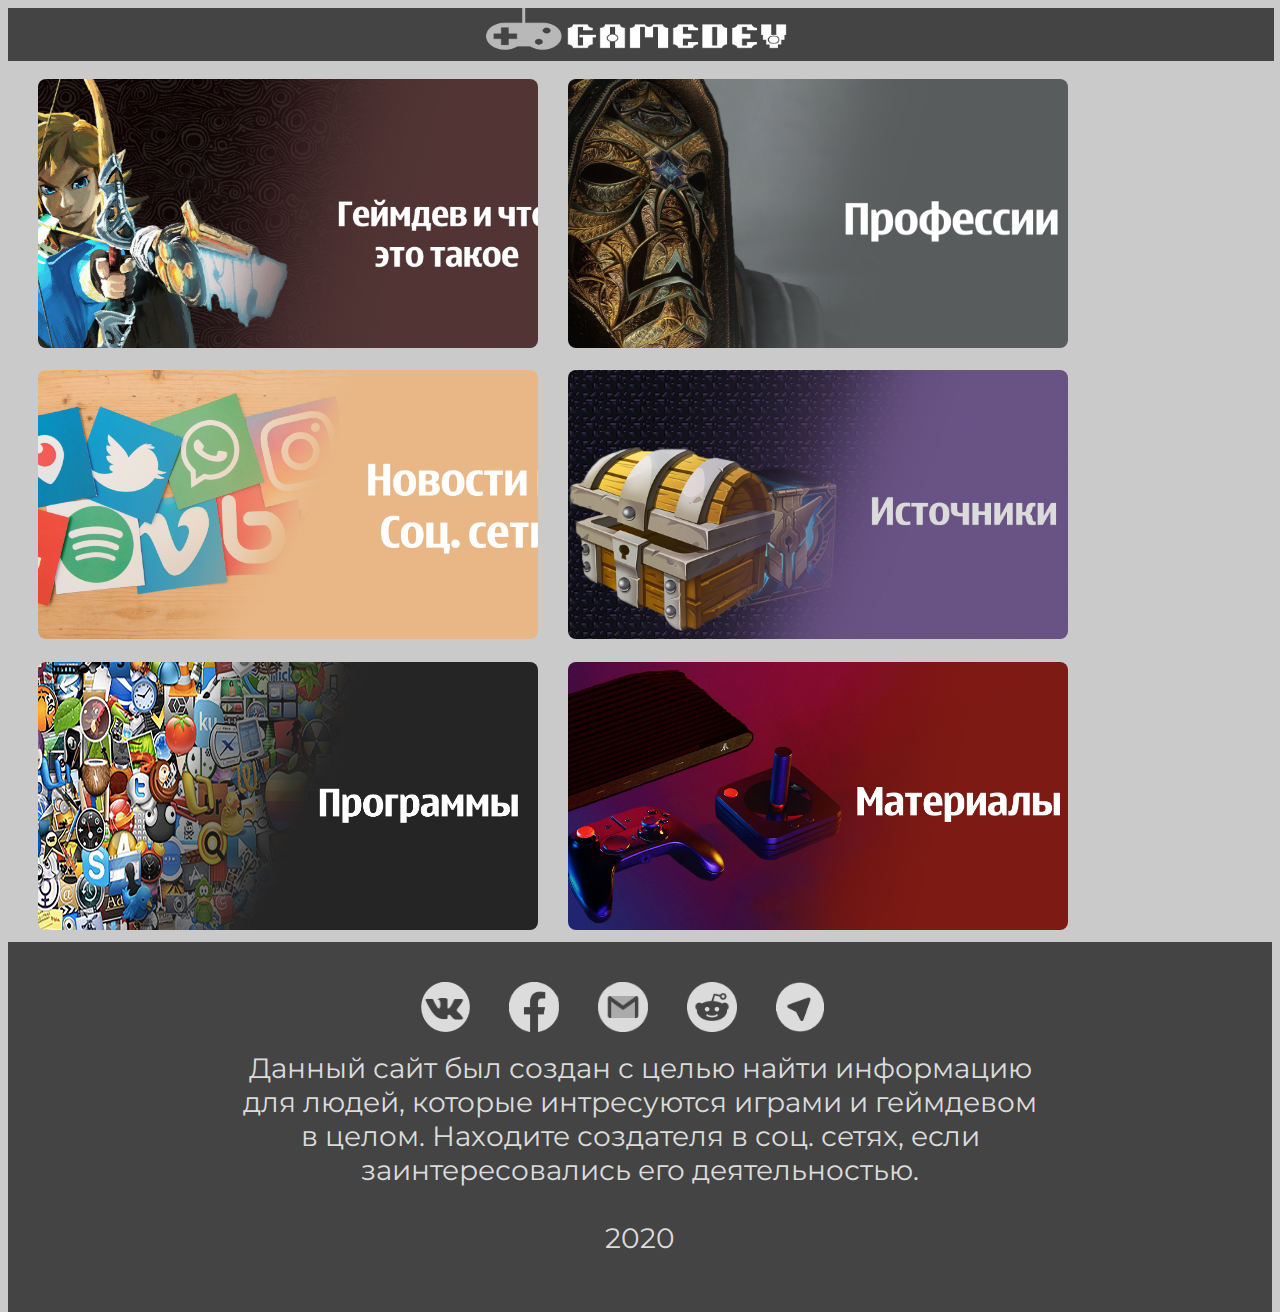
<file: index.html>
<html>

	<head>
	
		<title>Gamdevelopment</title>

		<meta name="google-site-verification" content="pcFyk8AdCft_g6U97TyeB-gxgrqAS-aVr0IglsmOnT8" />
		<meta charset="utf-8" name="description" content="Геймдев и все что с ним связанно">
		<meta charset="utf-8" name="Keywords" content="Gamdevelopment, gamnedev, games, игры, создание игр">
		<link rel="shortcut icon" href="picturies/game-7.png" type="image/x-icon">
		<link rel="stylesheet" href="GAMADEVG.css"/>
		<link href="https://fonts.googleapis.com/css?family=Anton&display=swap" rel="stylesheet">
		<link href="https://fonts.googleapis.com/css?family=Anton|Roboto&display=swap" rel="stylesheet">
		<link href="https://fonts.googleapis.com/css?family=Montserrat&display=swap" rel="stylesheet">

	</head>

	<body>
	
		<div class="divpage">
		
			<header class="header">

				<center><img src="logo2.jpg"  class="logo"></center>

			</header>
			
			
			
			<div class="folders">

				<a href="GAMEDEVINFO.html"><div class="block info"></div></a>
				
				<a href="GAMEDEVPRO.html"><div class="block professions"></div></a>
				
				<a href="GAMEDEVNW.html"><div class="block news"></div></a>
				
				<a href=""><div class="block origins"></div></a>
				
				<a href="GAMEDEVSOFT.html"><div class="block soft"></div></a>
				
				<a href="GAMEDEVMAT.html"><div class="block materials"></div></a>

			</div>
			
			<footer class="footer">
			
				<div class="footercontent">

					<div class="footerblock1">
						
						<center><a href="https://vk.com/id313985759"><img src="picturies/vk01.png" class="footerlogo"></a>
						
						<a href="https://www.facebook.com/igor.storojenko.7"><img src="picturies/fcb02 .png" class="footerlogo"></a>

						<a href="https://mail.google.com/mail/u/0/#inbox"><img src="picturies/gmail 1.jpg" class="footerlogo"></a>

						<a href="https://www.reddit.com/user/IGOREWEK"><img src="picturies/Reddit 1.jpg" class="footerlogo"></a>

						<a href="https://t.me/Ugorewek"><img src="picturies/telegram01.png" class="footerlogo"></a>

						</center>
	
					</div>

					<center><div class="footerblock2">
						
						<div class="textfooter">

						Данный сайт был создан с целью найти информацию для людей, которые интресуются играми и геймдевом в целом. Находите создателя в соц. сетях, если заинтересовались его деятельностью.<br/>
						<br/>
										
						2020
						</div>
						
	
					</div></center>

				</div>

	
			</footer>

		</div>
		
	</body>
	
</html>
</file>
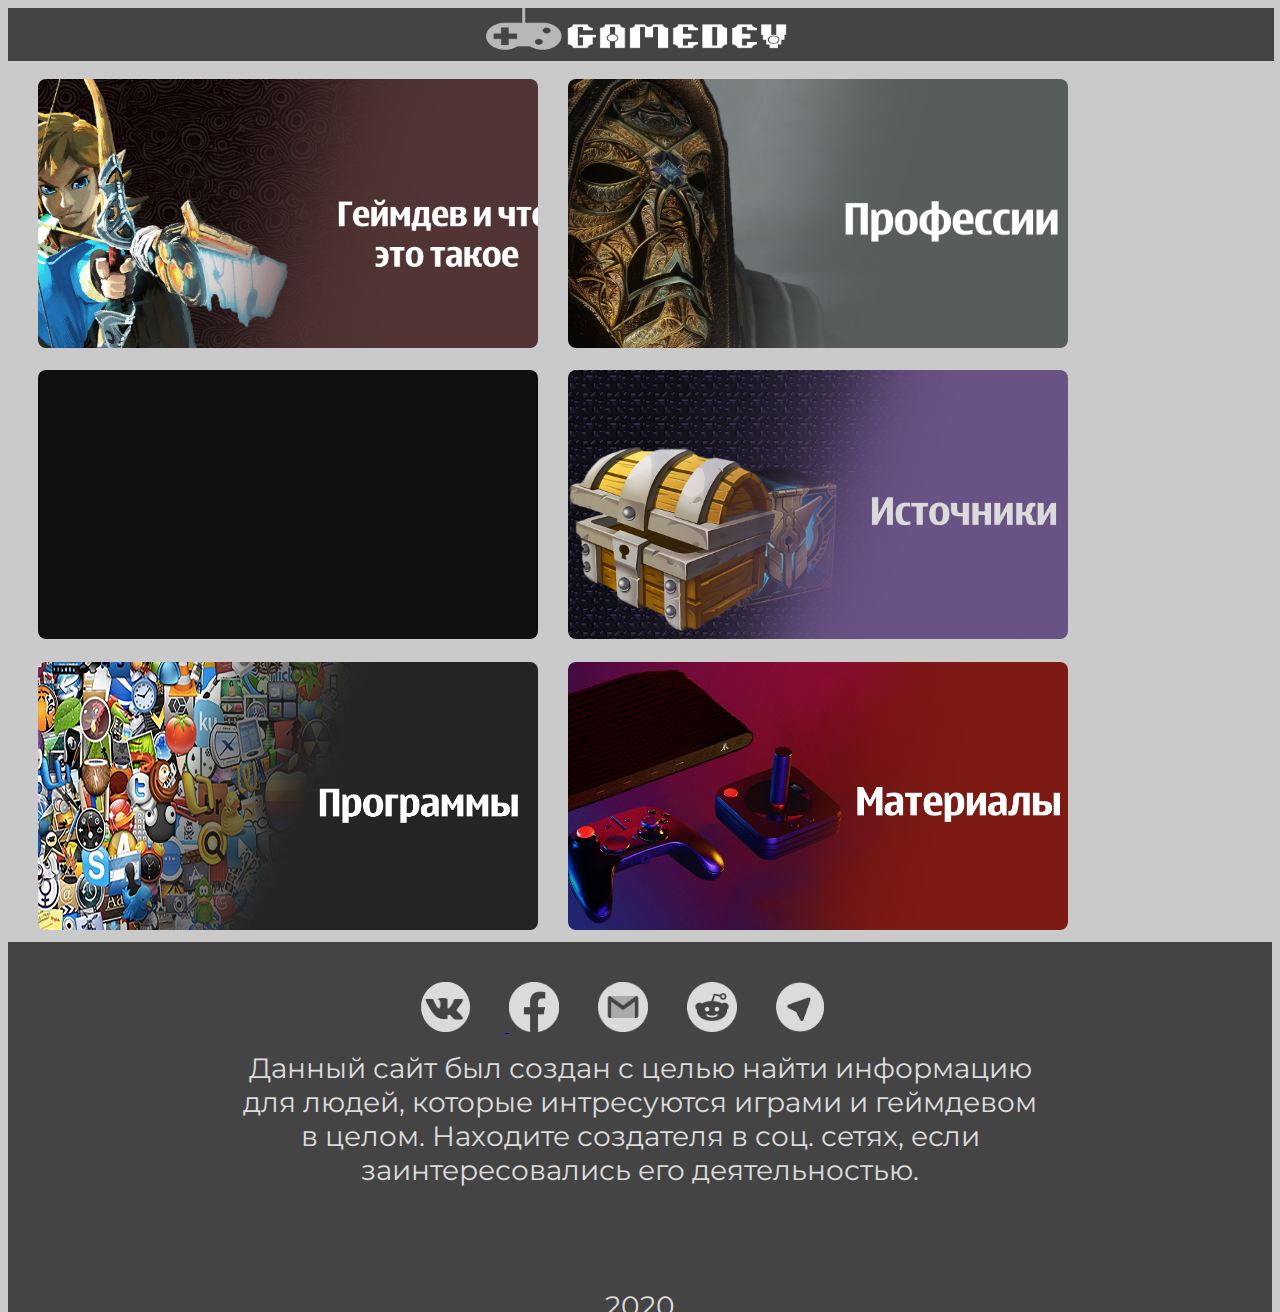
<file: GAMADEVG.html>
<html>

	<head>
	
		<title>Gamdevelopment</title>
		<link rel="shortcut icon" href="picturies/game-2.png" type="image/x-icon">
		<link rel="stylesheet" href="GAMADEVG.css"/>
		<link href="https://fonts.googleapis.com/css?family=Anton&display=swap" rel="stylesheet">
		<link href="https://fonts.googleapis.com/css?family=Anton|Roboto&display=swap" rel="stylesheet">
		<link href="https://fonts.googleapis.com/css?family=Montserrat&display=swap" rel="stylesheet">

	</head>

	<body>
	
		<div class="divpage">
		
			<header class="header">

				<center><img src="logo2.jpg"  class="logo"></center>

			</header>
			
			
			
			<div class="folders">

				<a href="GAMEDEVINFO.html"><div class="block info"></div></a>
				
				<a href="GAMEDEVPRO.html"><div class="block professions"></div></a>
				
				<a href=""><div class="block biographies"></div></a>
				
				<a href=""><div class="block origins"></div></a>
				
				<a href="GAMEDEVSOFT.html"><div class="block soft"></div></a>
				
				<a href="#"><div class="block materials"></div></a>

			</div>
			
			<footer class="footer">
			
				<div class="footercontent">

					<div class="footerblock1">
						
						<center><a href="https://vk.com/id313985759"><img src="picturies/hovk2.jpg" class="footerlogo">
						</a>

						<a href="https://www.facebook.com/igor.storojenko.7"><img src="picturies/hofcb .jpg" class="footerlogo"></a>

						<a href="https://mail.google.com/mail/u/0/#inbox"><img src="picturies/gmail 1.jpg" class="footerlogo"></a>

						<a href="https://www.reddit.com/user/IGOREWEK"><img src="picturies/Reddit 1.jpg" class="footerlogo"></a>

						<a href="https://t.me/Ugorewek"><img src="picturies/hotelegram2.jpg" class="footerlogo"></a>

						</center>
	
					</div>

					<center><div class="footerblock2">
						
						<div class="textfooter">

						Данный сайт был создан с целью найти информацию для людей, которые интресуются играми и геймдевом в целом. Находите создателя в соц. сетях, если заинтересовались его деятельностью.<br/>
						<br/>
						<br/>
						<br/>
						2020
						</div>
						
	
					</div></center>

				</div>

	
			</footer>

		</div>
		
	</body>
	
</html>
</file>
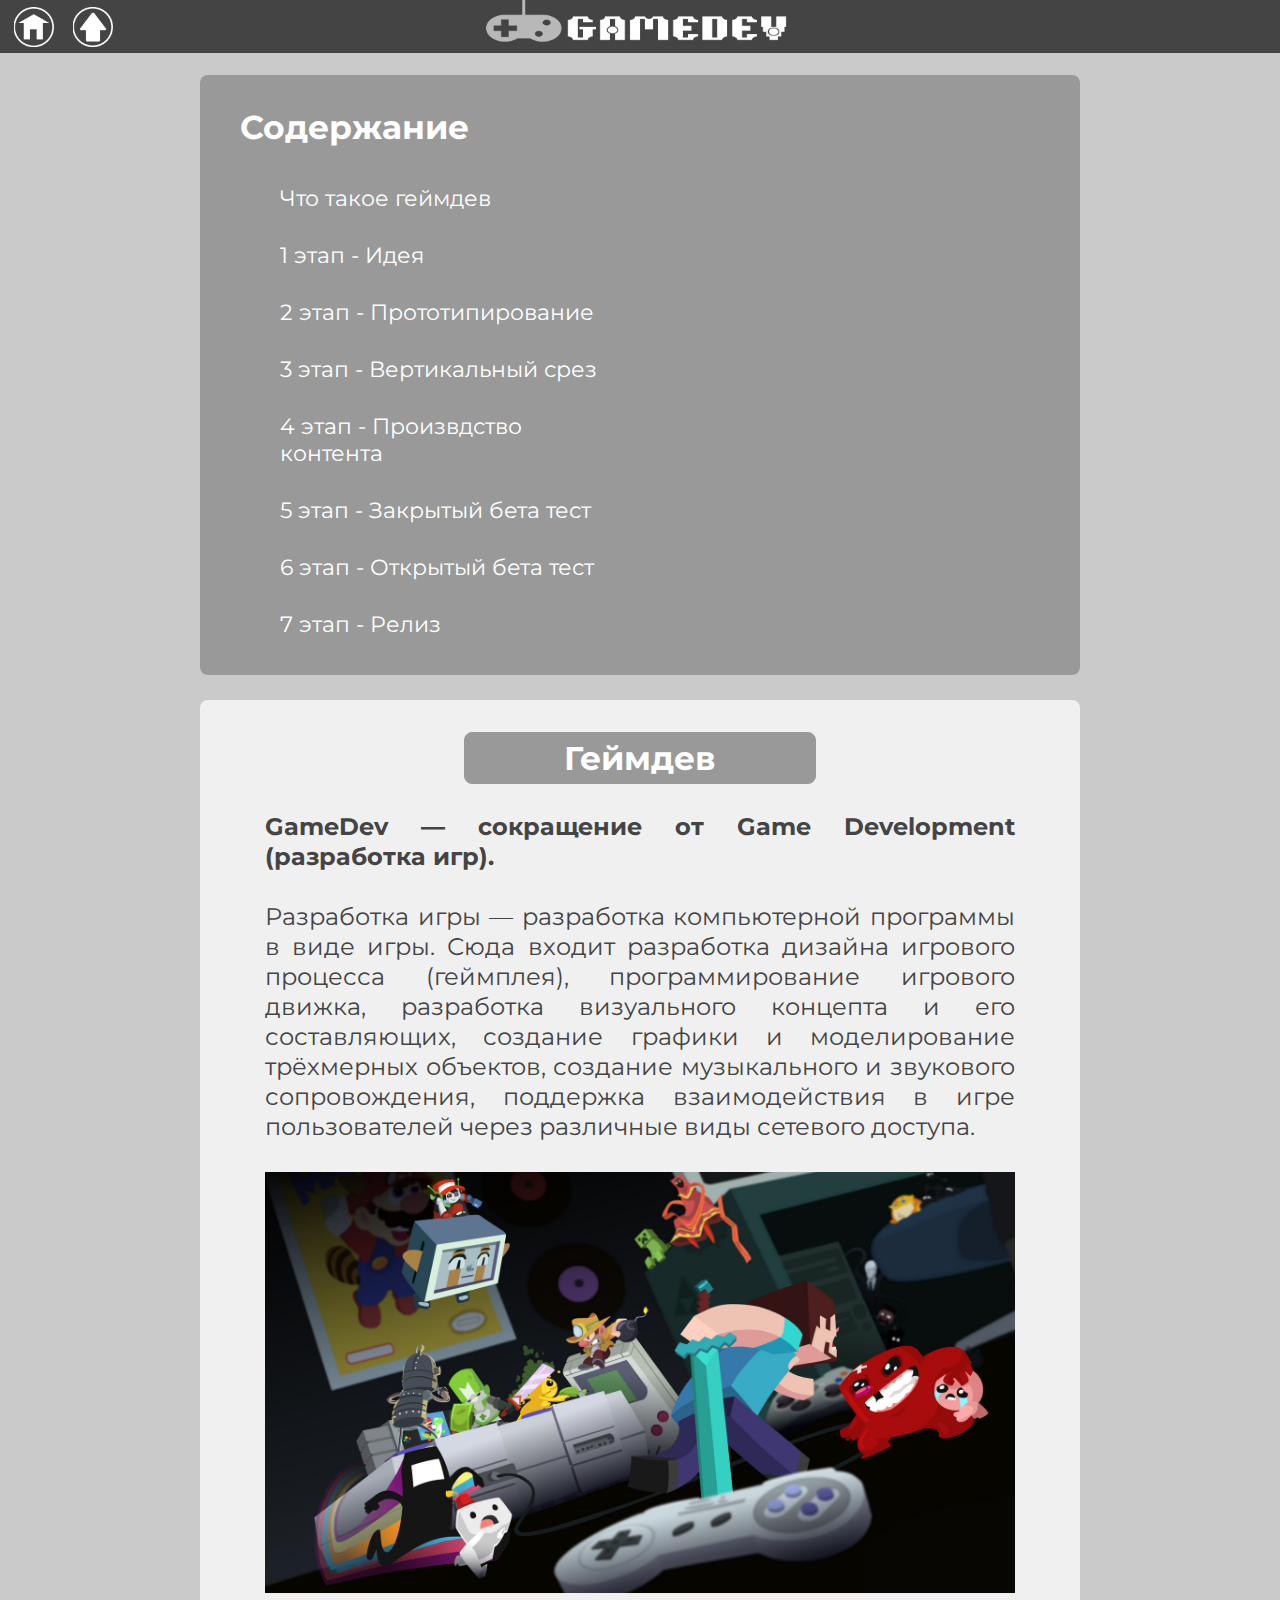
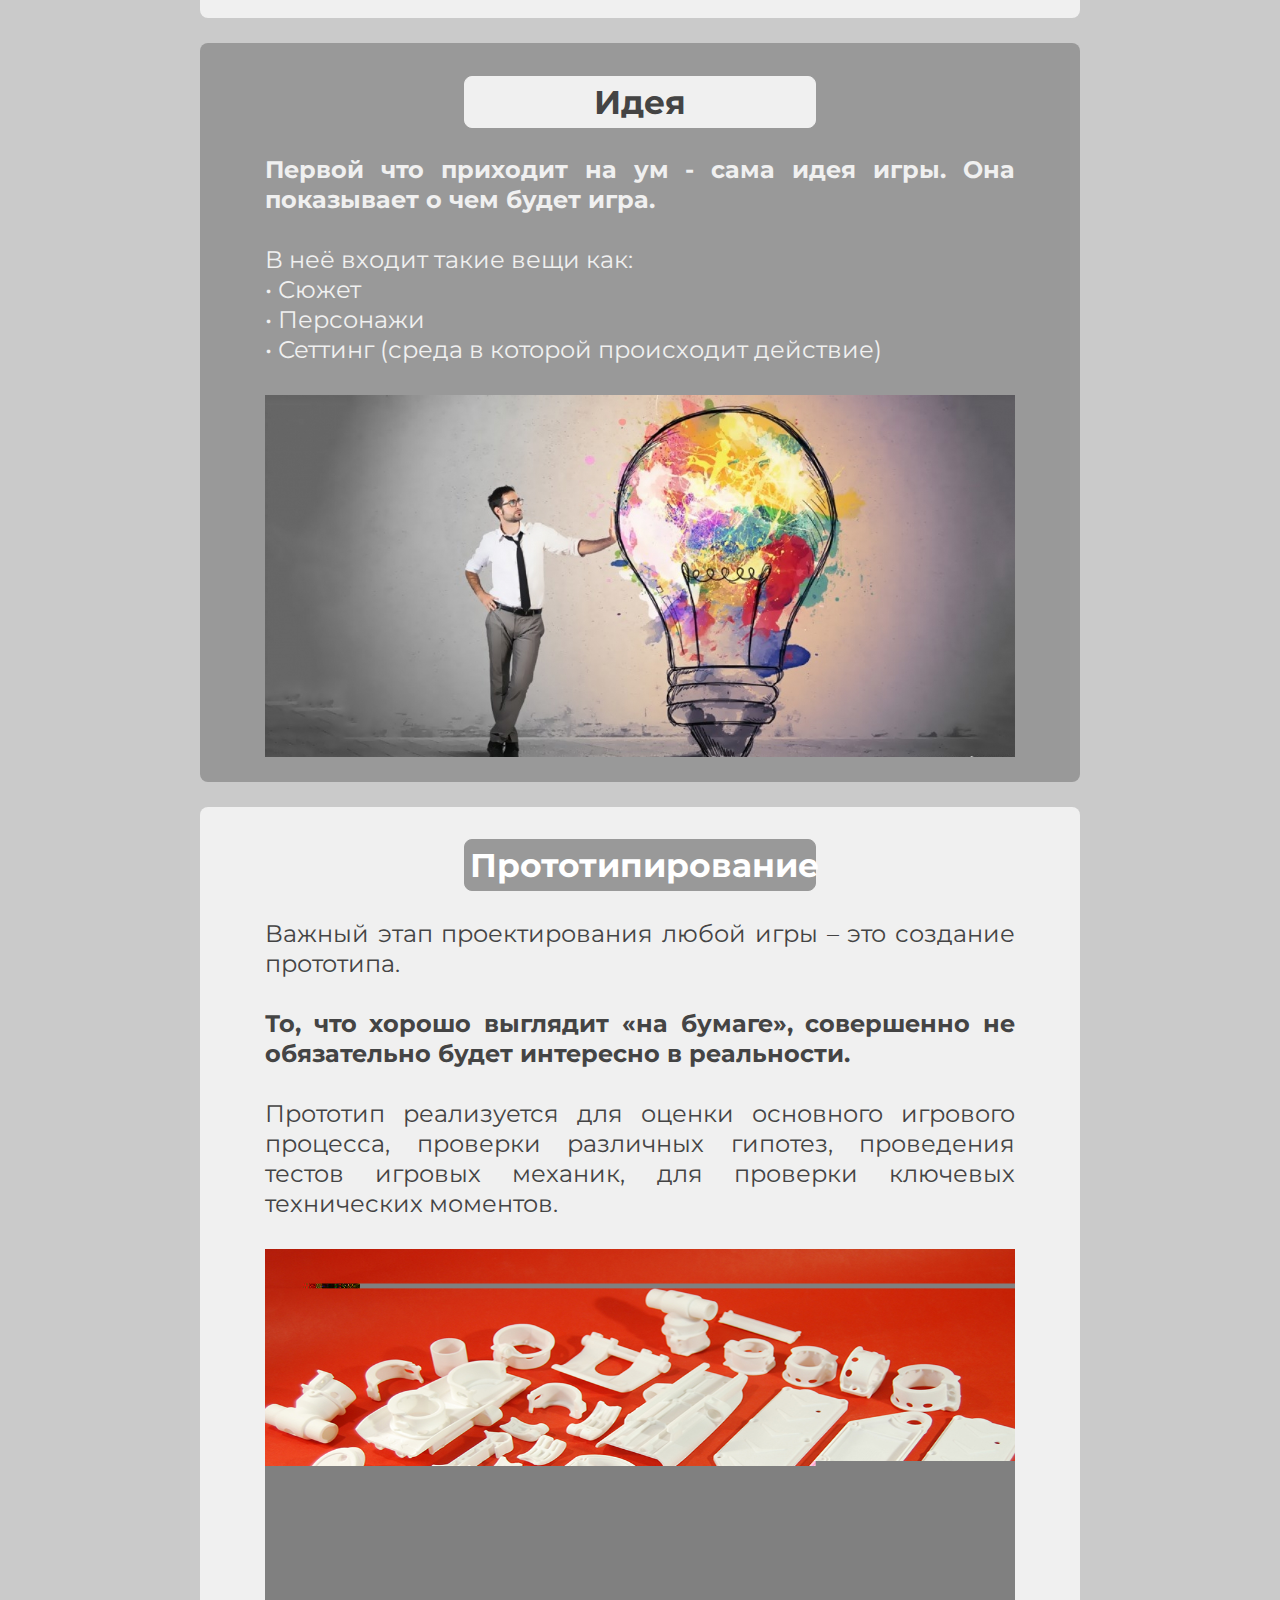
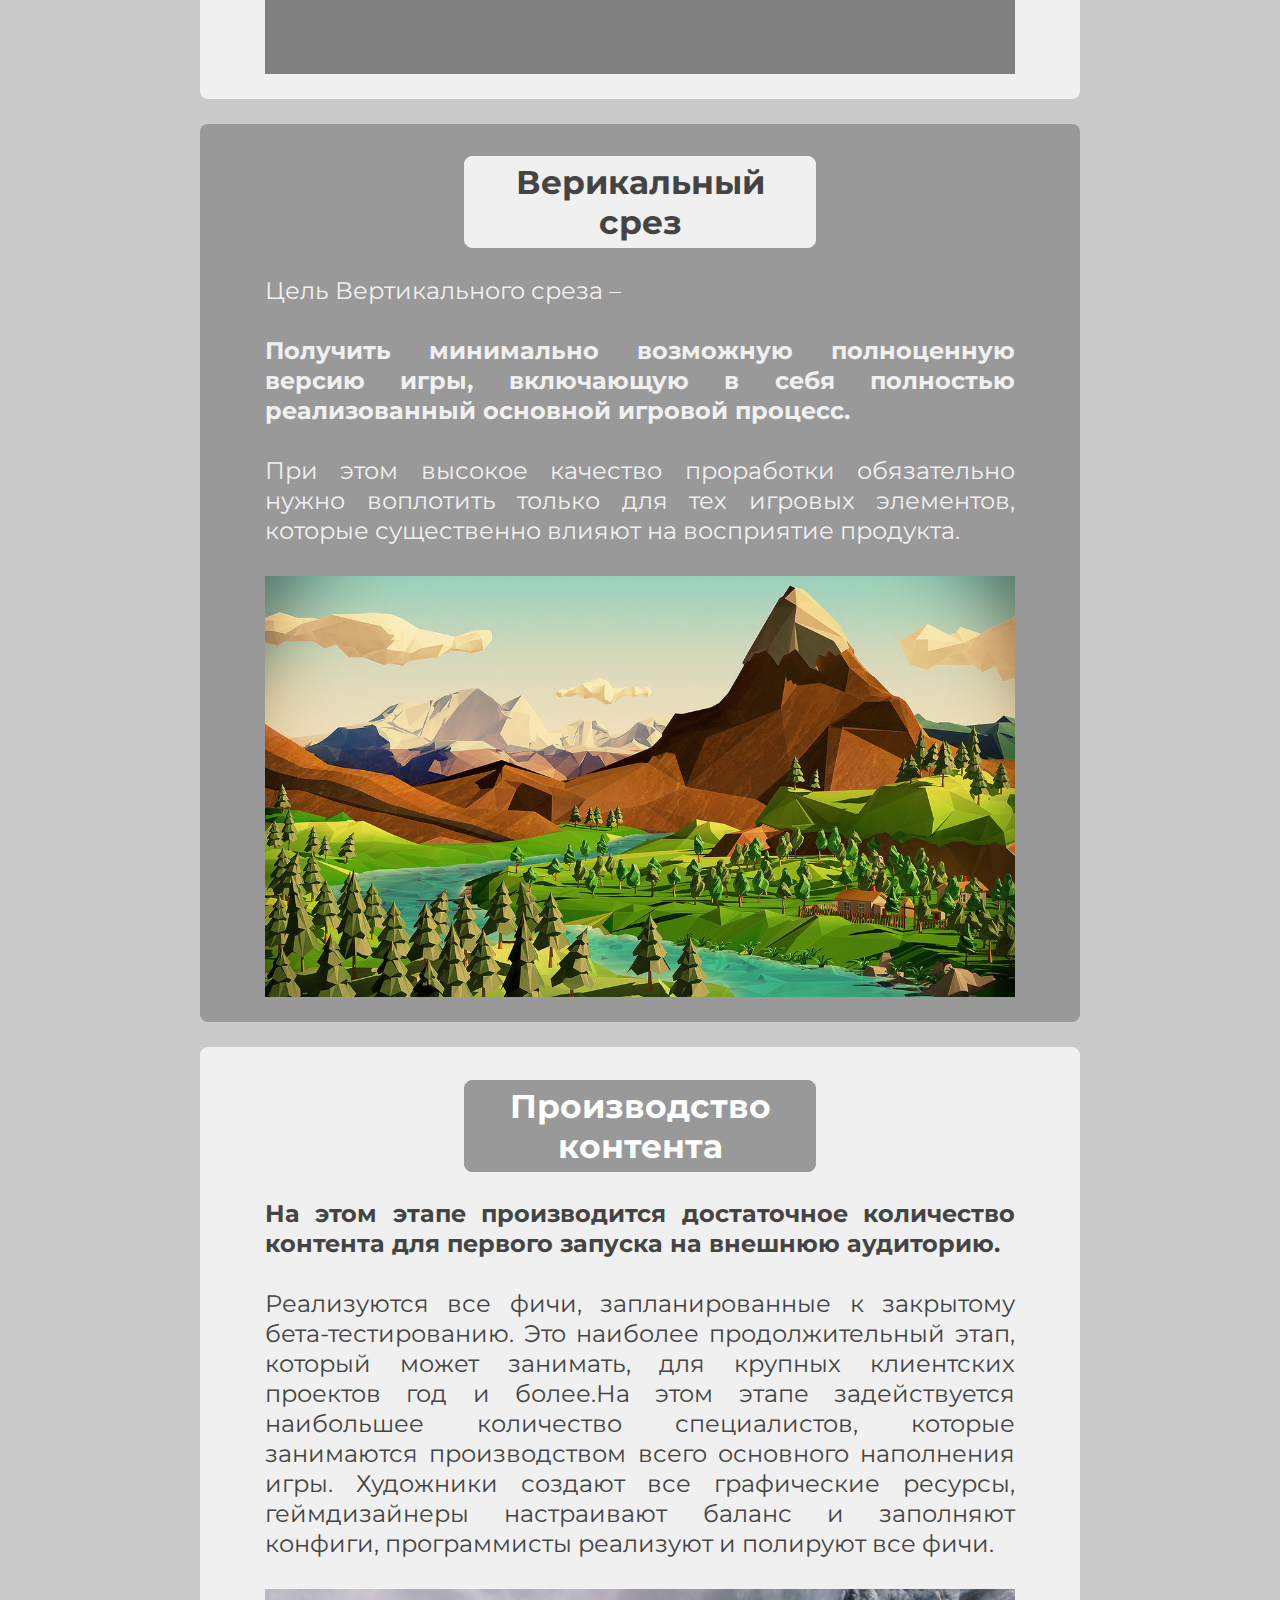
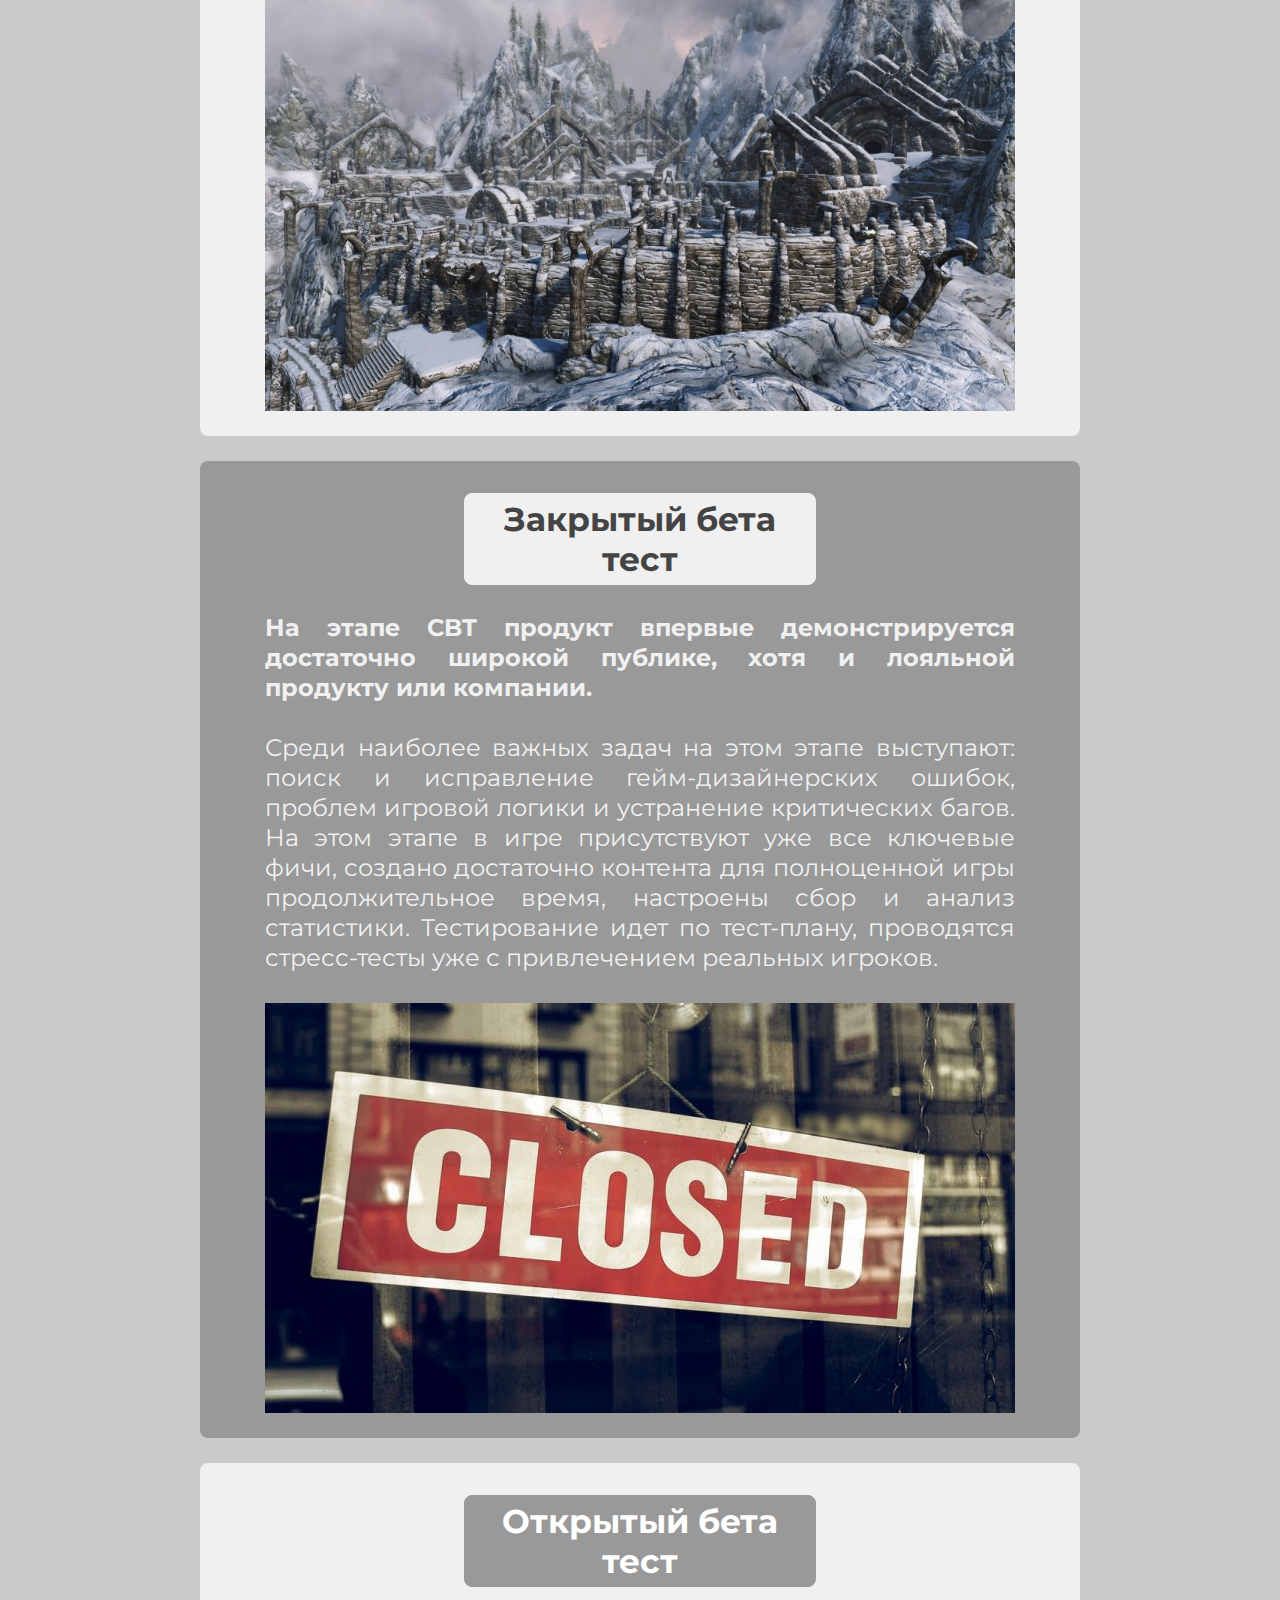
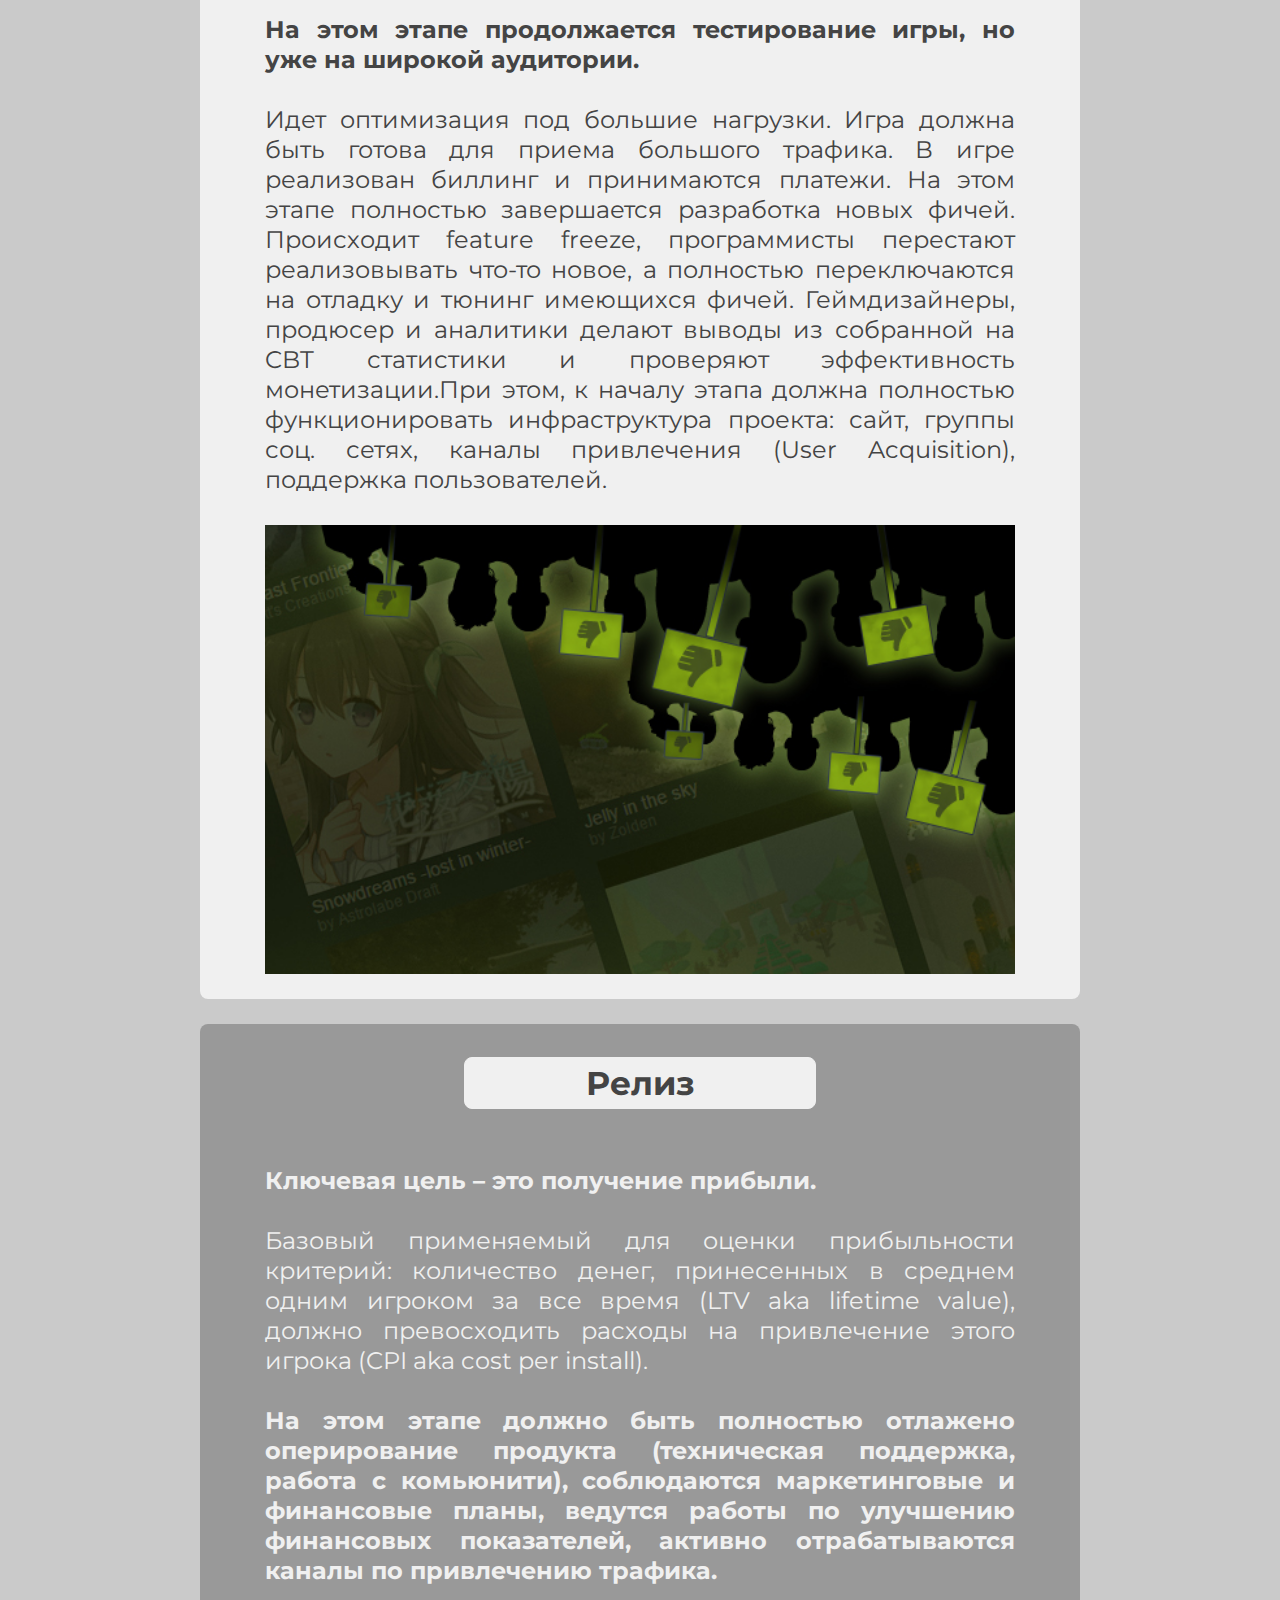
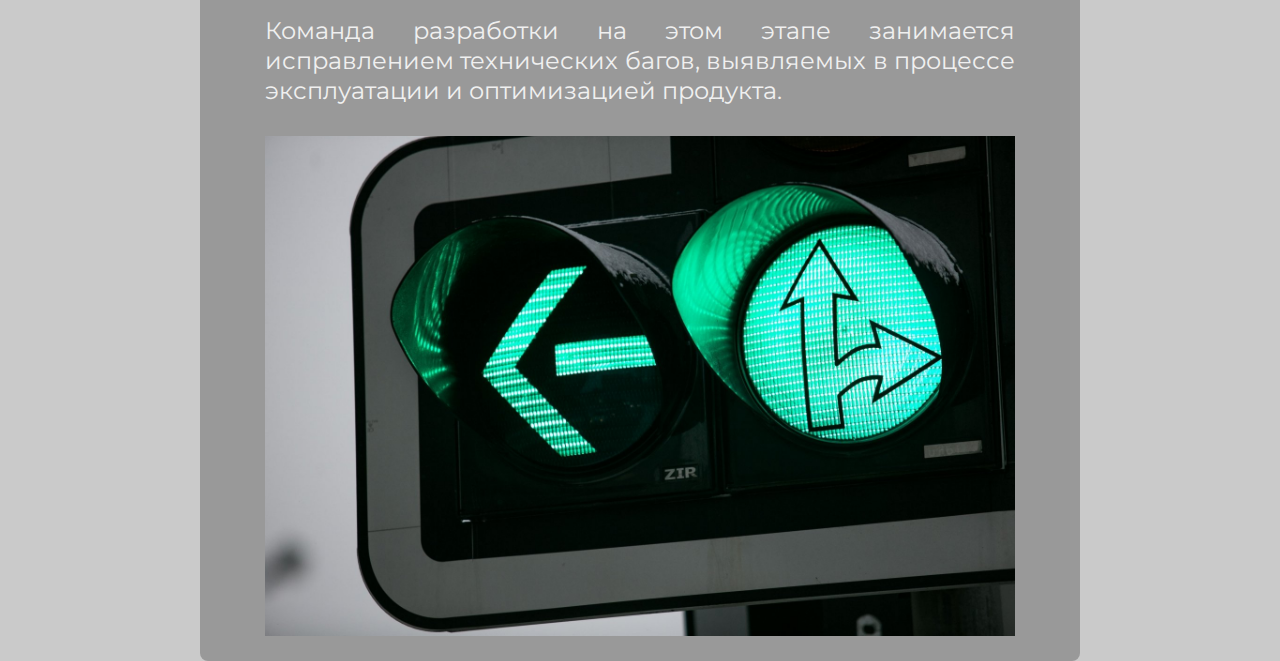
<file: GAMEDEVBIO.html>
<html>

	<head>
	
		<title>Information</title>
		<link rel="shortcut icon" href="picturies/game-7.png" type="image/x-icon">
		<link rel="stylesheet" href="GAMEDEVBIO.css"/>
		<link href="https://fonts.googleapis.com/css?family=Anton&display=swap" rel="stylesheet">
		<link href="https://fonts.googleapis.com/css?family=Anton|Roboto&display=swap" rel="stylesheet">
		<link href="https://fonts.googleapis.com/css?family=Montserrat&display=swap" rel="stylesheet">

	</head>

	<body>
	
		<div class="divpage">
		
			
			<header class="header">

				<a href="index.html"><img src="hoverhomepage1.png" class="homepage" width="50px"></a>

				<a href="#top"><img src="hoverup2.png" class="up"></a>

				<center><img src="logo2.jpg"  class="logo"></center>

			</header>

			<nav class="menu">
				
				<h2 class="hm">Содержание</h2>

				<ul class="ulmenu">

					<a href="#hid1" ><div class="ah"><li>Что такое геймдев</li></div></a>

					<a href="#hid2"><div class="ah"><li>1 этап - Идея</li></div></a>

					<a href="#hid3"><div class="ah"><li>2 этап - Прототипирование</li></div></a>

					<a href="#hid4"><div class="ah"><li>3 этап - Вертикальный срез</li></div></a>

					<a href="#hid5"><div class="ah"><li>4 этап - Произвдство контента</li></div></a>

					<a href="#hid6"><div class="ah"><li>5 этап - Закрытый бета тест</li></div></a>

					<a href="#hid7"><div class="ah"><li>6 этап - Открытый бета тест</li></div></a>

					<a href="#hid8"><div class="ah"><li>7 этап - Релиз</li></div></a>

				</ul>
				
			</nav>

			
				
				<div class="whitecontent">
						
					<center><h2 class="wh" id="hid1" name="hid1">Геймдев</h2></center>

					<div class="wcontent">
					
					<b> GameDev — сокращение от Game Development (разработка игр).</b></br></br>
					Разработка игры — разработка компьютерной программы в виде игры. Сюда входит разработка дизайна игрового процесса (геймплея), программирование игрового движка, разработка визуального концепта и его составляющих, создание графики и моделирование трёхмерных объектов, создание музыкального и звукового сопровождения, поддержка взаимодействия в игре пользователей через различные виды сетевого доступа.

					</div>
					
					<center><img src="page-picturies/15.jpg" class="imgcontent"></center>

				</div>

				<div class="greycontent">
						
					<center><h2 class="gh" id="hid2">Идея</h2></center>

					<div class="gcontent">
					
					<b> Первой что приходит на ум - сама идея игры. Она показывает о чем будет игра.</b> </br></br>В неё входит такие вещи как:</br>
					• Сюжет</br>
					• Персонажи</br>
					• Сеттинг (среда в которой происходит действие)


					</div>
					
					<center><img src="page-picturies/76867897.png" class="imgcontent"></center>

				</div>

				<div class="whitecontent">
						
					<center><h2 class="wh" id="hid3">Прототипирование</h2></center>

					<div class="wcontent">
					
					Важный этап проектирования любой игры – это создание прототипа.</br></br><b> То, что хорошо выглядит «на бумаге», совершенно не обязательно будет интересно в реальности.</b></br></br> Прототип реализуется для оценки основного игрового процесса, проверки различных гипотез, проведения тестов игровых механик, для проверки ключевых технических моментов.


					</div>
					
					<center><img src="page-picturies/pol10.jpg" class="imgcontent"  width="750px" height="425px"></center>

				</div>

				<div class="greycontent">
						
					<center><h2 class="gh" id="hid4">Верикальный срез</h2></center>

					<div class="gcontent">
					
					Цель Вертикального среза –</br></br> <b>Получить минимально возможную полноценную версию игры, включающую в себя полностью реализованный основной игровой процесс.</b></br></br> При этом высокое качество проработки обязательно нужно воплотить только для тех игровых элементов, которые существенно влияют на восприятие продукта. 


					</div>
					
					<center><img src="page-picturies/orig.jpg" class="imgcontent"></center>

				</div>

				<div class="whitecontent">
						
					<center><h2 class="wh" id="hid5">Производство контента</h2></center>

					<div class="wcontent">
					
					<b>На этом этапе производится достаточное количество контента для первого запуска на внешнюю аудиторию.</b></br></br> Реализуются все фичи, запланированные к закрытому бета-тестированию. Это наиболее продолжительный этап, который может занимать, для крупных клиентских проектов год и более.На этом этапе задействуется наибольшее количество специалистов, которые занимаются производством всего основного наполнения игры. Художники создают все графические ресурсы, геймдизайнеры настраивают баланс и заполняют конфиги, программисты реализуют и полируют все фичи.

					</div>
					
					<center><img src="page-picturies/1539454619_3.jpg" class="imgcontent"></center>

				</div>

				<div class="greycontent">
						
					<center><h2 class="gh" id="hid6">Закрытый бета тест</h2></center>

					<div class="gcontent">
					
					<b>На этапе CBT продукт впервые демонстрируется достаточно широкой публике, хотя и лояльной продукту или компании.</b></br></br> Среди наиболее важных задач на этом этапе выступают: поиск и исправление гейм-дизайнерских ошибок, проблем игровой логики и устранение критических багов. На этом этапе в игре присутствуют уже все ключевые фичи, создано достаточно контента для полноценной игры продолжительное время, настроены сбор и анализ статистики. Тестирование идет по тест-плану, проводятся стресс-тесты уже с привлечением реальных игроков.


					</div>
					
					<center><img src="page-picturies/456.jpg" class="imgcontent"></center>

				</div>

				<div class="whitecontent">
						
					<center><h2 class="wh" id="hid7">Открытый бета тест</h2></center>

					<div class="wcontent">
					
					<b>На этом этапе продолжается тестирование игры, но уже на широкой аудитории.</b></br></br> Идет оптимизация под большие нагрузки. Игра должна быть готова для приема большого трафика. В игре реализован биллинг и принимаются платежи. На этом этапе полностью завершается разработка новых фичей. Происходит feature freeze, программисты перестают реализовывать что-то новое, а полностью переключаются на отладку и тюнинг имеющихся фичей. Геймдизайнеры, продюсер и аналитики делают выводы из собранной на CBT статистики и проверяют эффективность монетизации.При этом, к началу этапа должна полностью функционировать инфраструктура проекта: сайт, группы соц. сетях, каналы привлечения (User Acquisition), поддержка пользователей. 


					</div>
					
					<center><img src="page-picturies/nuNAi3FdJS2r55qPNtZZ8j.jpg" class="imgcontent" width="750px"></center>

				</div>

				<div class="greycontent">
						
					<center><h2 class="gh" id="hid8">Релиз</h2></center>

					<div class="gcontent">
					
					</br><b>Ключевая цель – это получение прибыли.</b></br></br> Базовый применяемый для оценки прибыльности критерий: количество денег, принесенных в среднем одним игроком за все время (LTV aka lifetime value), должно превосходить расходы на привлечение этого игрока (CPI aka cost per install).
					</br></br><b>На этом этапе должно быть полностью отлажено оперирование продукта (техническая поддержка, работа с комьюнити), соблюдаются маркетинговые и финансовые планы, ведутся работы по улучшению финансовых показателей, активно отрабатываются каналы по привлечению трафика.</b></br></br>Команда разработки на этом этапе занимается исправлением технических багов, выявляемых в процессе эксплуатации и оптимизацией продукта. 

					</div>
					
					<center><img src="page-picturies/sviesoforas-81312720.jpg" class="imgcontent"></center>

				</div>

		</div>
		
	</body>
	
</html>
</file>
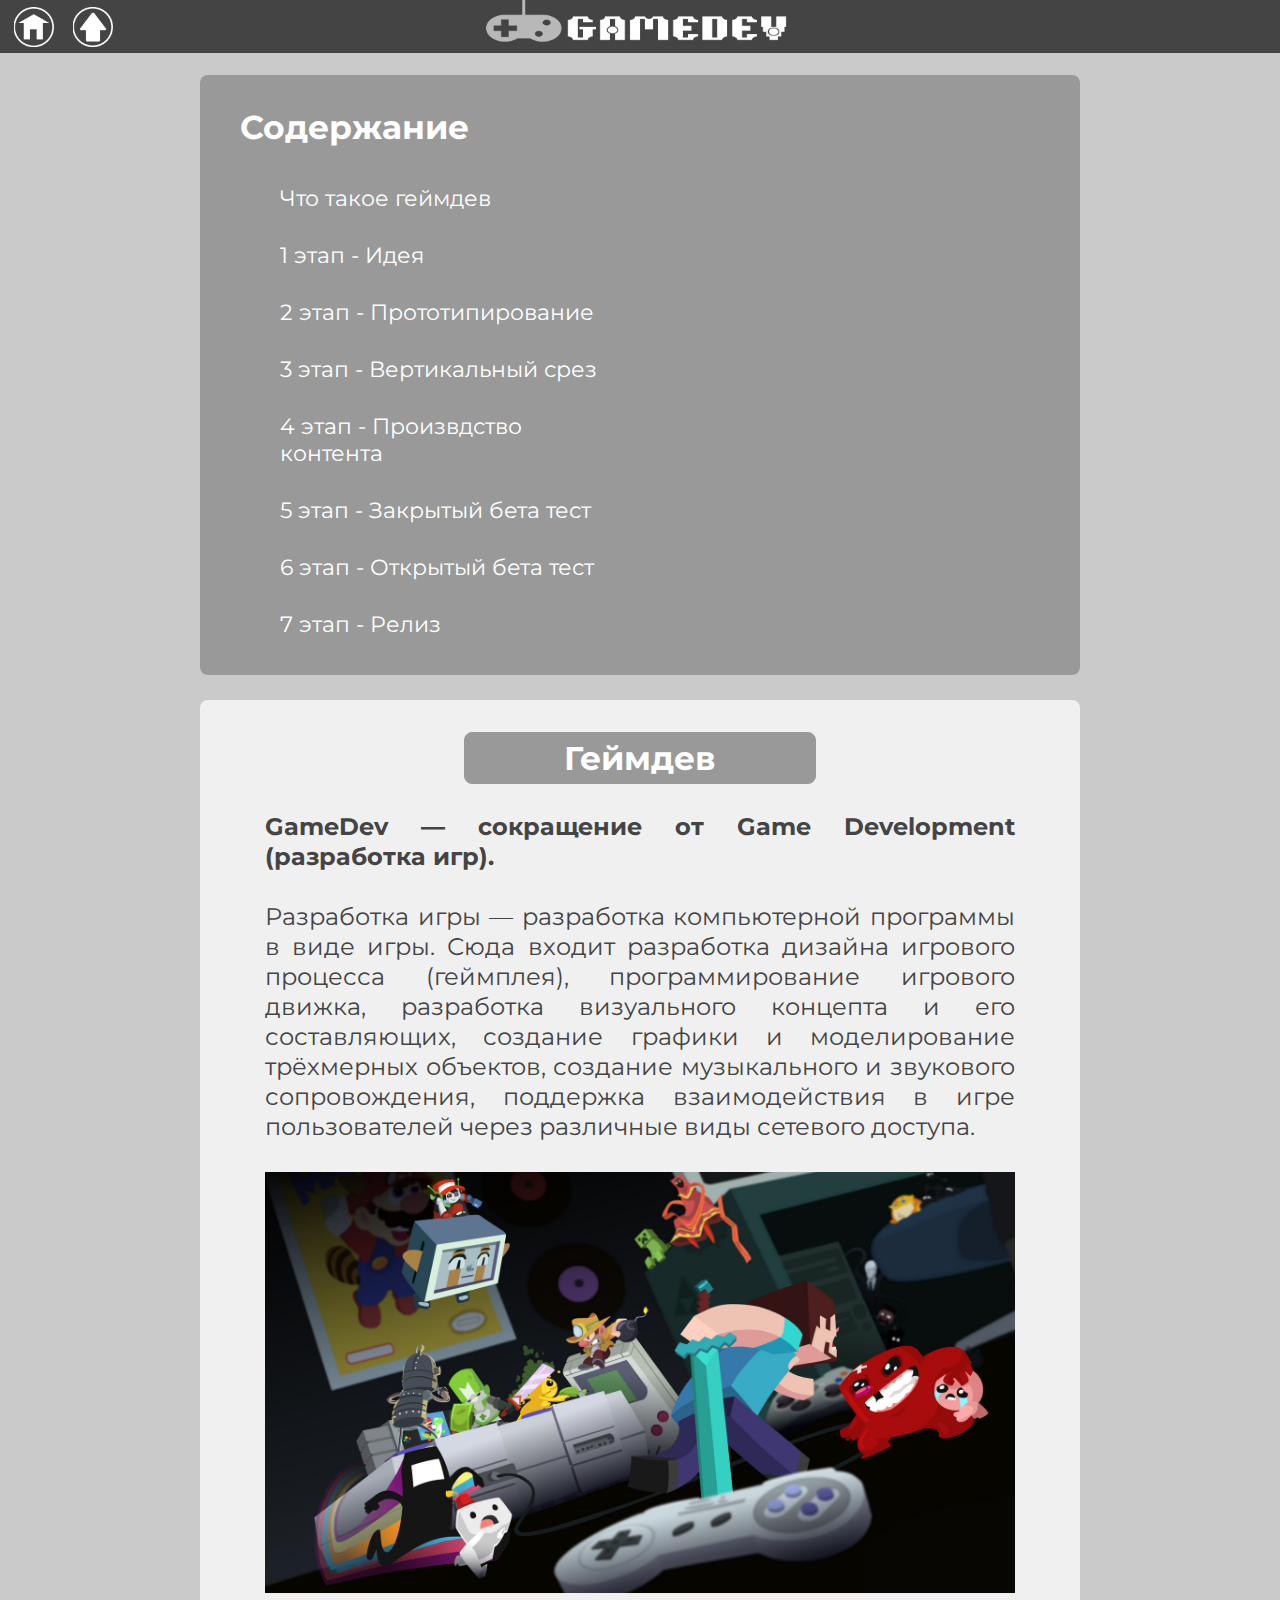
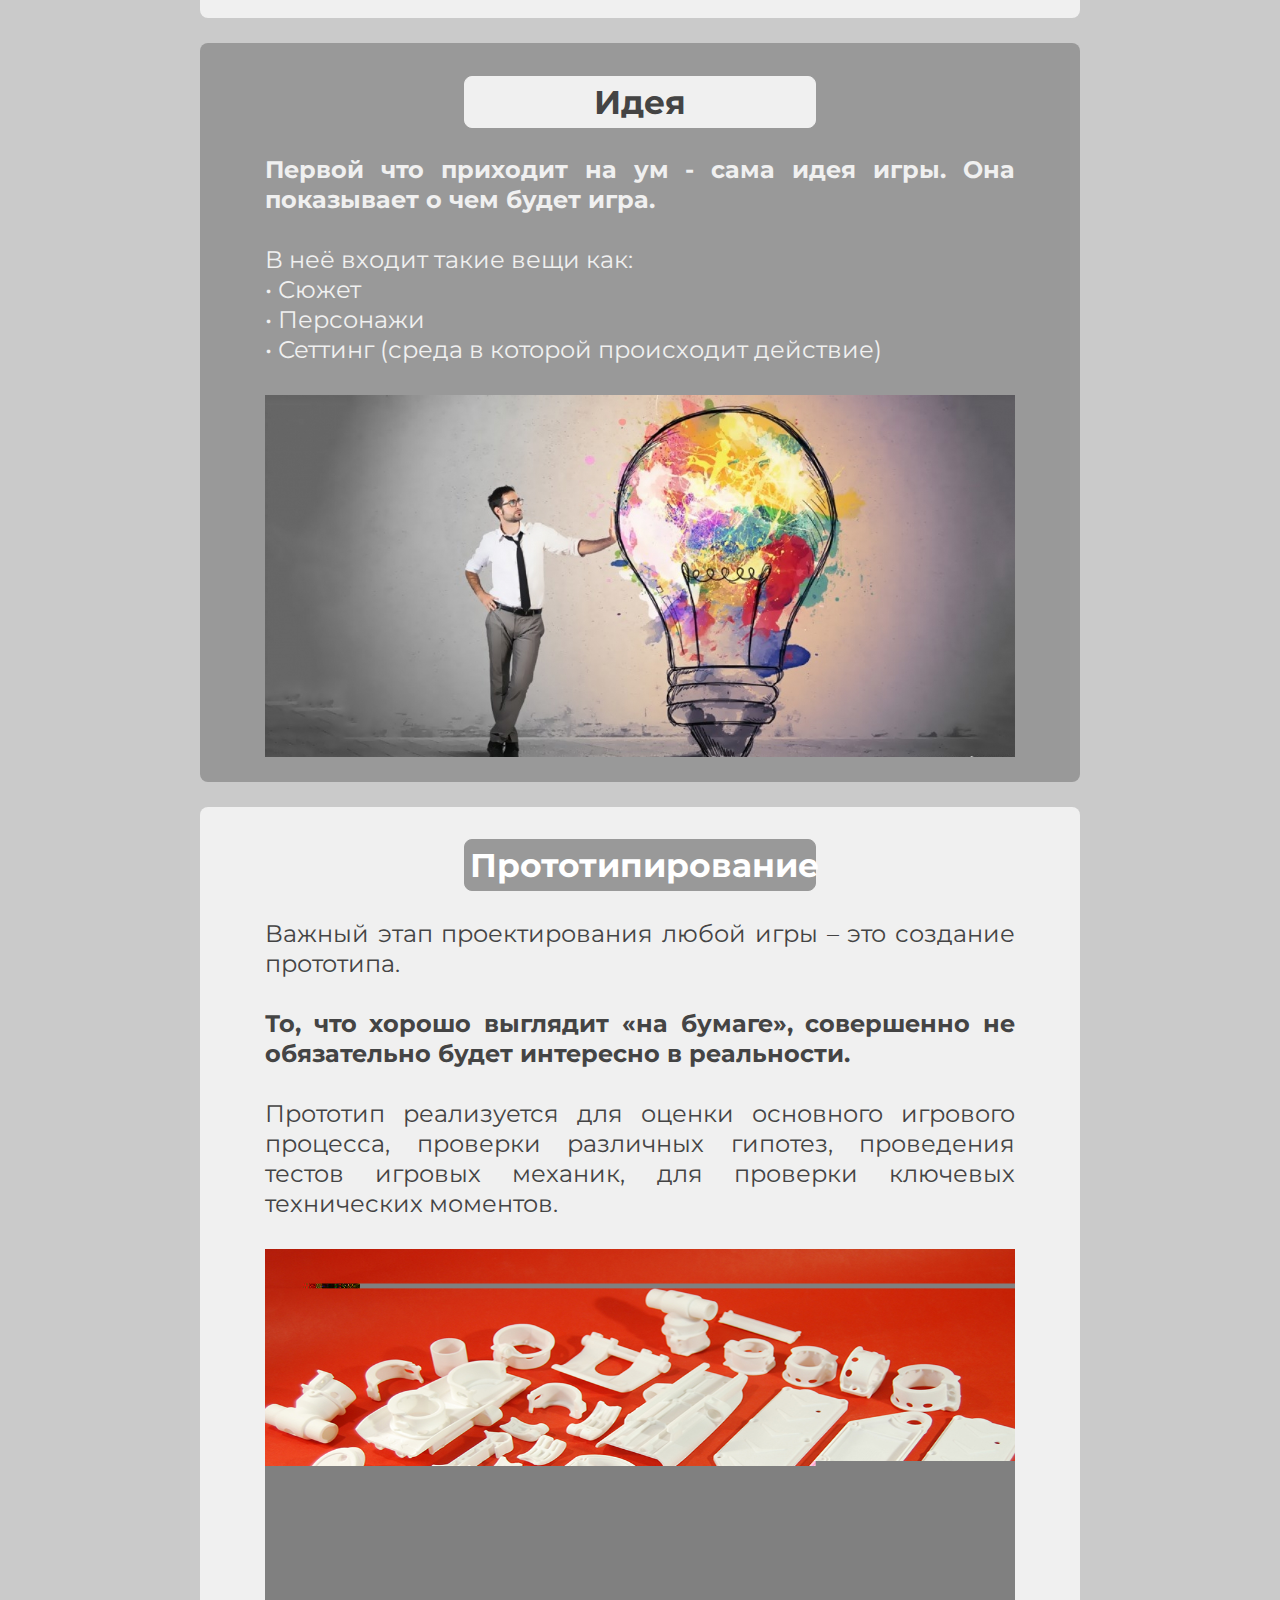
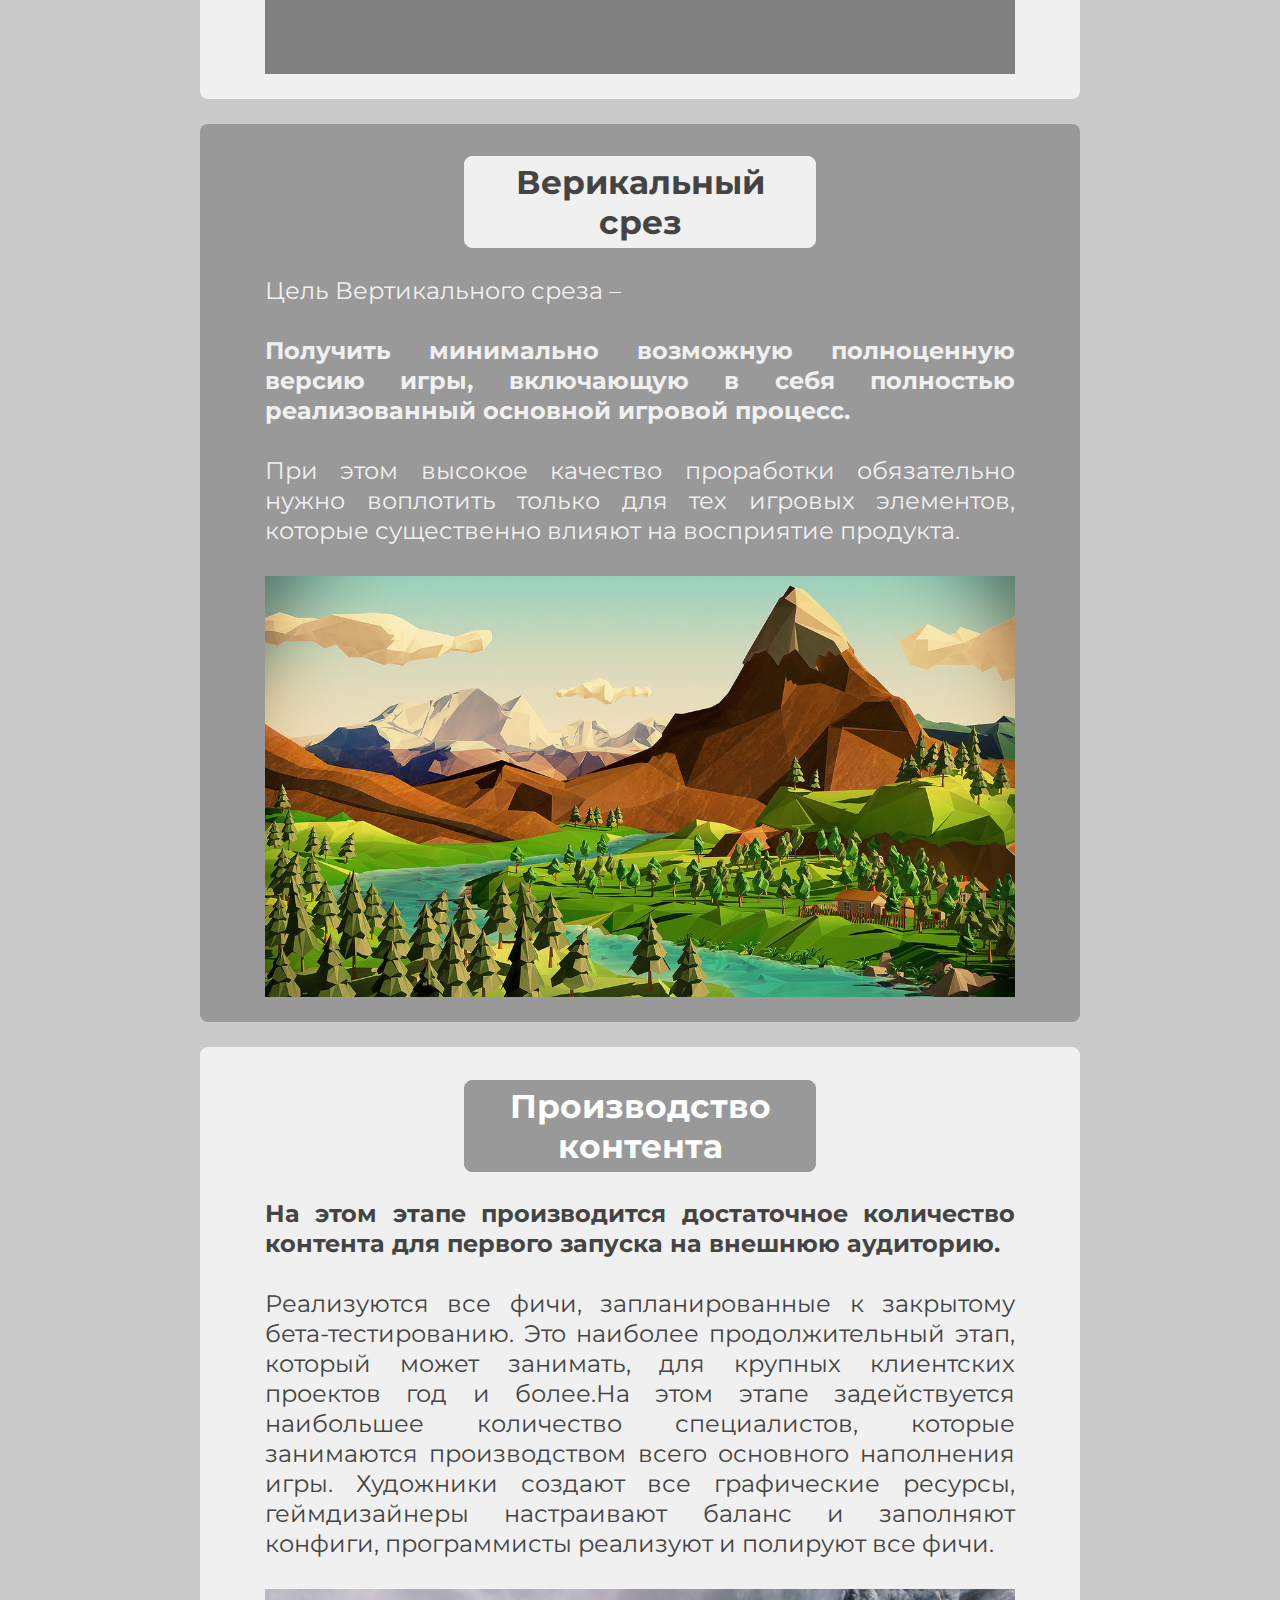
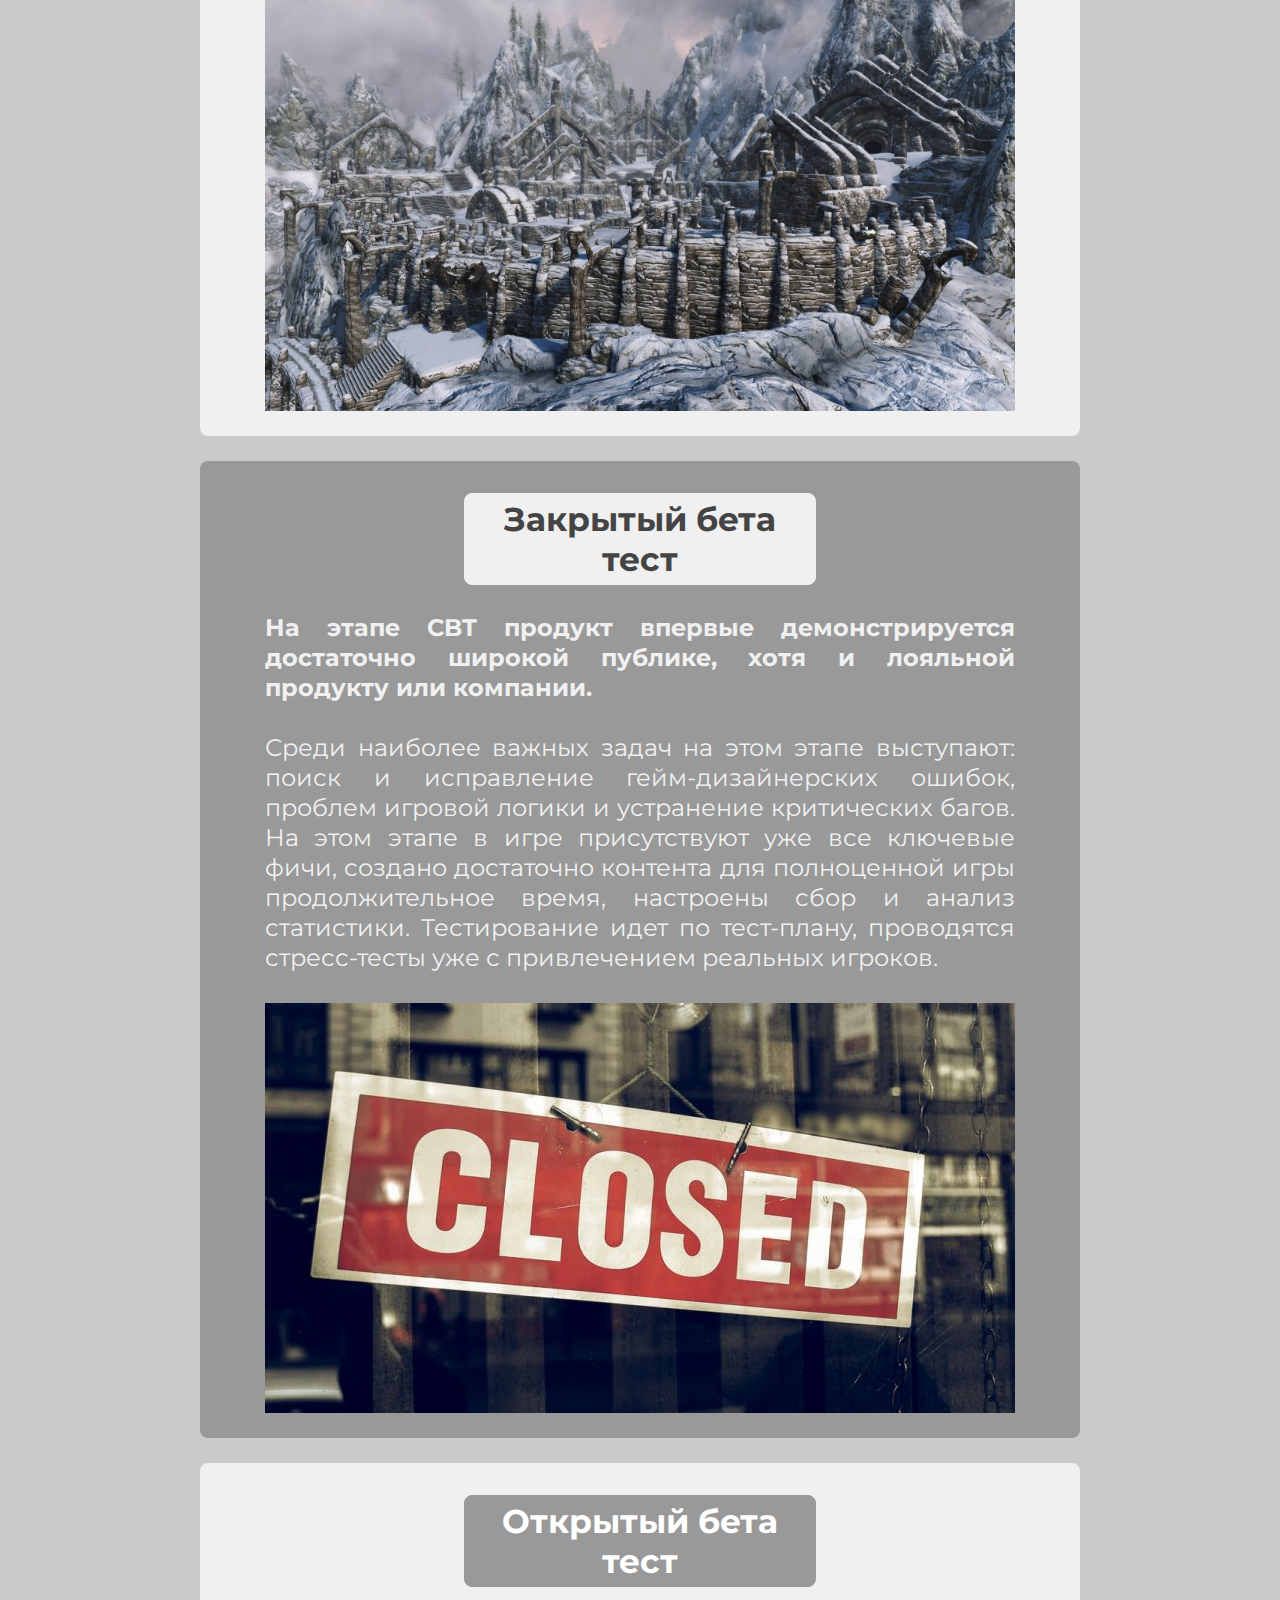
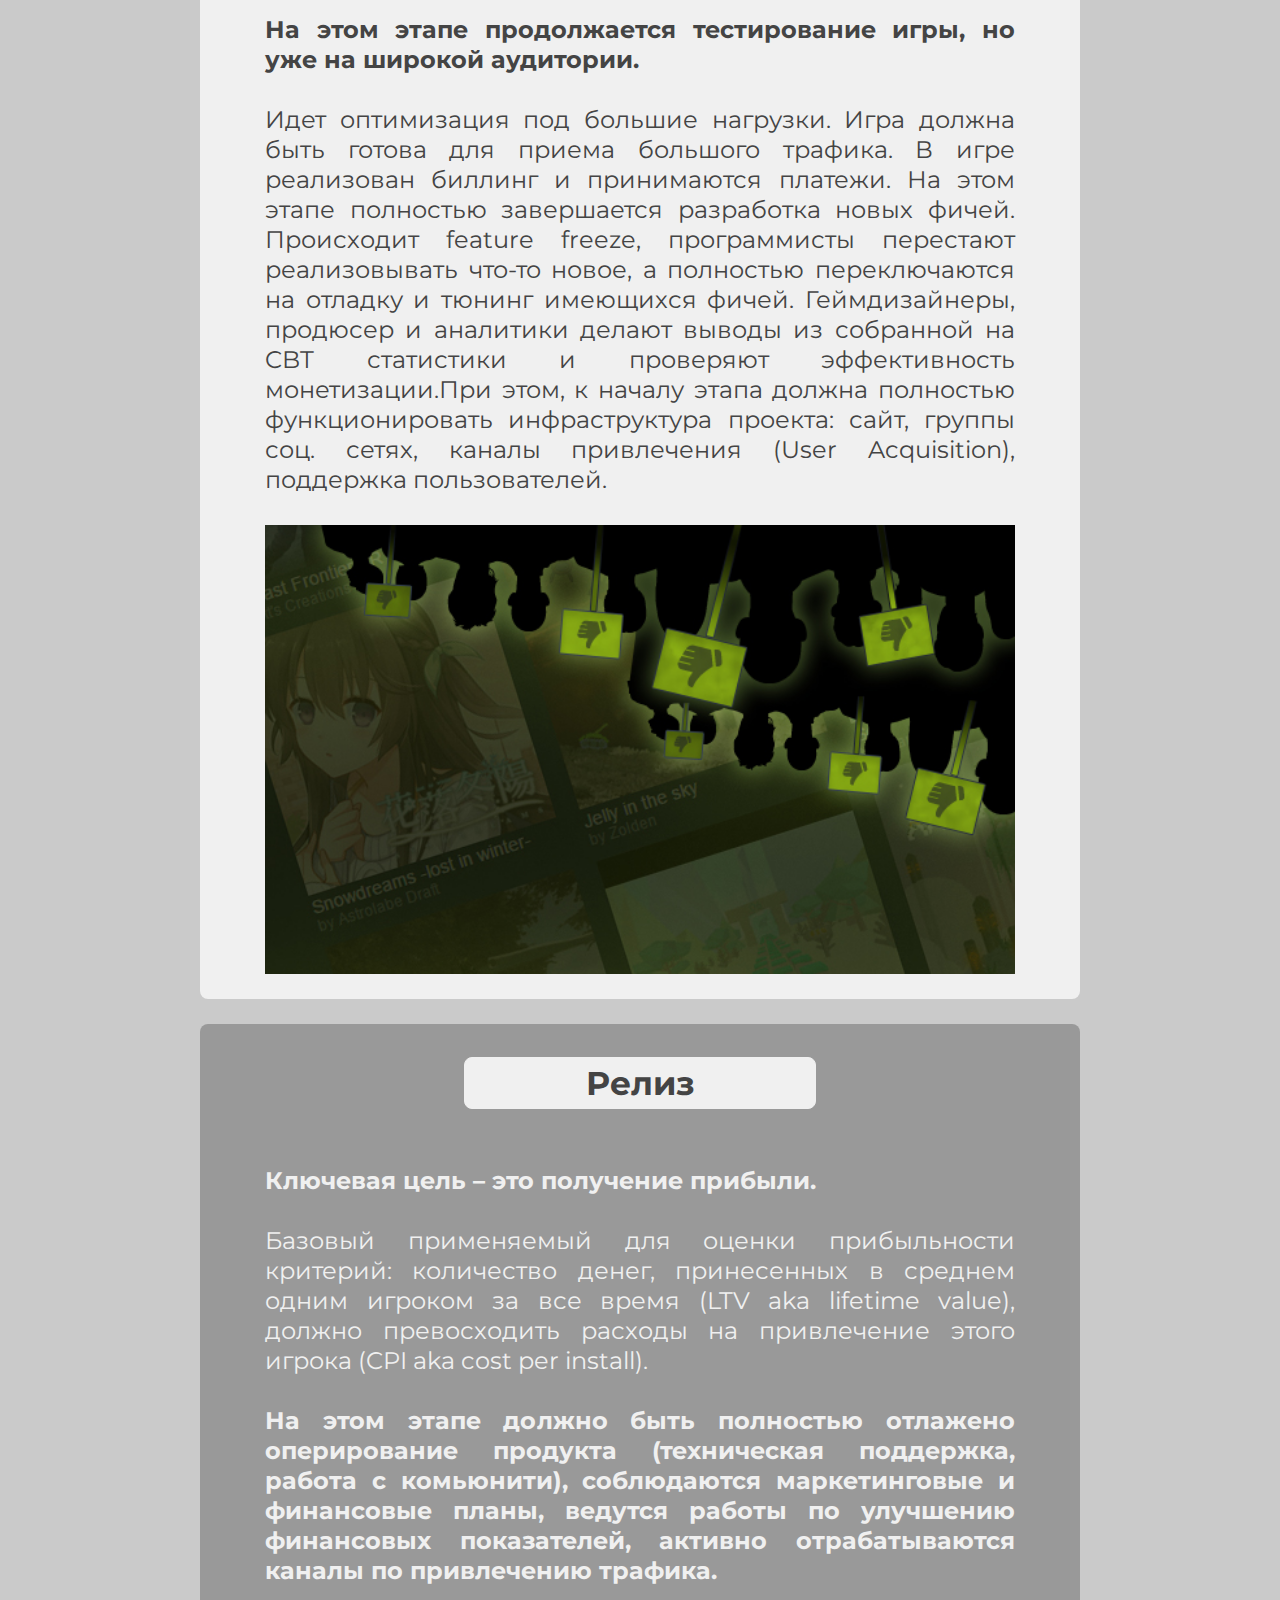
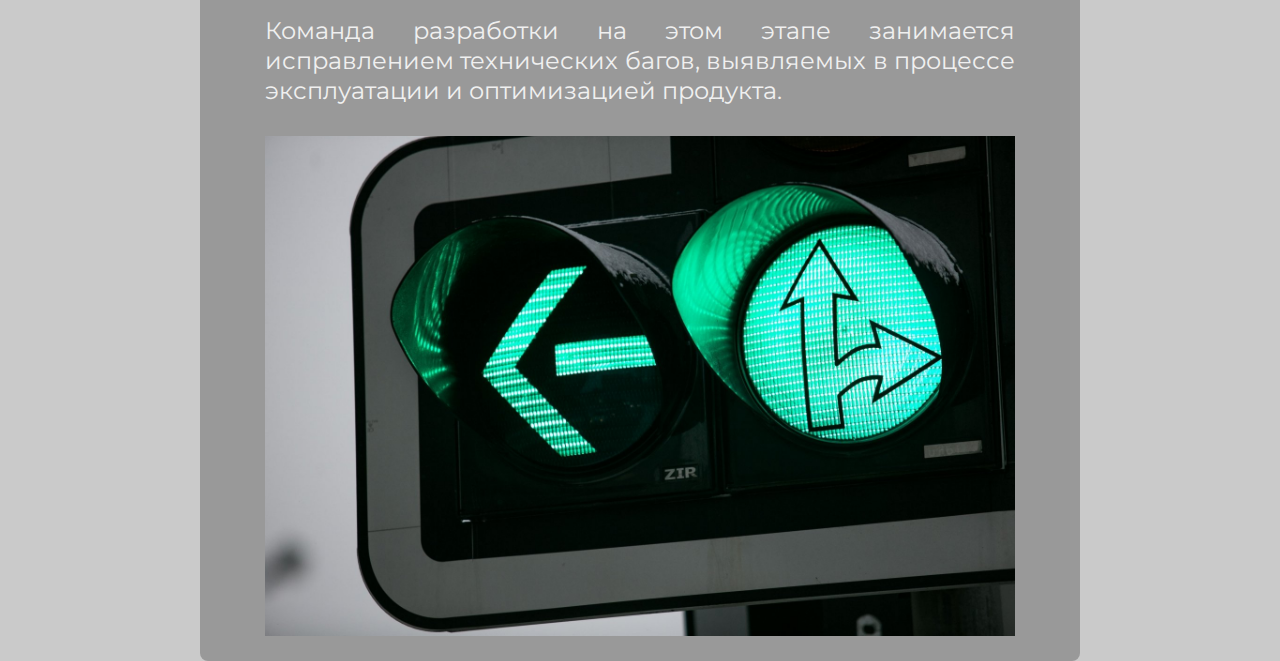
<file: GAMEDEVINFO.html>
<html>

	<head>
	
		<title>Information</title>
		<link rel="shortcut icon" href="picturies/game-7.png" type="image/x-icon">
		<link rel="stylesheet" href="GAMEDEVINFO.css"/>
		<link href="https://fonts.googleapis.com/css?family=Anton&display=swap" rel="stylesheet">
		<link href="https://fonts.googleapis.com/css?family=Anton|Roboto&display=swap" rel="stylesheet">
		<link href="https://fonts.googleapis.com/css?family=Montserrat&display=swap" rel="stylesheet">

	</head>

	<body>
	
		<div class="divpage">
		
			
			<header class="header">

				<a href="index.html"><img src="hoverhomepage1.png" class="homepage" width="50px"></a>

				<a href="#top" ><img src="hoverup2.png" class="up"></a>

				<center><img src="logo2.jpg"  class="logo"></center>

			</header>

			<nav class="menu">
				
				<h2 class="hm">Содержание</h2>

				<ul class="ulmenu">

					<a href="#hid1" ><div class="ah"><li>Что такое геймдев</li></div></a>

					<a href="#hid2"><div class="ah"><li>1 этап - Идея</li></div></a>

					<a href="#hid3"><div class="ah"><li>2 этап - Прототипирование</li></div></a>

					<a href="#hid4"><div class="ah"><li>3 этап - Вертикальный срез</li></div></a>

					<a href="#hid5"><div class="ah"><li>4 этап - Произвдство контента</li></div></a>

					<a href="#hid6"><div class="ah"><li>5 этап - Закрытый бета тест</li></div></a>

					<a href="#hid7"><div class="ah"><li>6 этап - Открытый бета тест</li></div></a>

					<a href="#hid8"><div class="ah"><li>7 этап - Релиз</li></div></a>

				</ul>
				
			</nav>

			
				
				<div class="whitecontent">
						
					<center><h2 class="wh" id="hid1" name="hid1">Геймдев</h2></center>

					<div class="wcontent">
					
					<b> GameDev — сокращение от Game Development (разработка игр).</b></br></br>
					Разработка игры — разработка компьютерной программы в виде игры. Сюда входит разработка дизайна игрового процесса (геймплея), программирование игрового движка, разработка визуального концепта и его составляющих, создание графики и моделирование трёхмерных объектов, создание музыкального и звукового сопровождения, поддержка взаимодействия в игре пользователей через различные виды сетевого доступа.

					</div>
					
					<center><img src="page-picturies/15.jpg" class="imgcontent"></center>

				</div>

				<div class="greycontent">
						
					<center><h2 class="gh" id="hid2">Идея</h2></center>

					<div class="gcontent">
					
					<b> Первой что приходит на ум - сама идея игры. Она показывает о чем будет игра.</b> </br></br>В неё входит такие вещи как:</br>
					• Сюжет</br>
					• Персонажи</br>
					• Сеттинг (среда в которой происходит действие)


					</div>
					
					<center><img src="page-picturies/76867897.png" class="imgcontent"></center>

				</div>

				<div class="whitecontent">
						
					<center><h2 class="wh" id="hid3">Прототипирование</h2></center>

					<div class="wcontent">
					
					Важный этап проектирования любой игры – это создание прототипа.</br></br><b> То, что хорошо выглядит «на бумаге», совершенно не обязательно будет интересно в реальности.</b></br></br> Прототип реализуется для оценки основного игрового процесса, проверки различных гипотез, проведения тестов игровых механик, для проверки ключевых технических моментов.


					</div>
					
					<center><img src="page-picturies/pol10.jpg" class="imgcontent"  width="750px" height="425px"></center>

				</div>

				<div class="greycontent">
						
					<center><h2 class="gh" id="hid4">Верикальный срез</h2></center>

					<div class="gcontent">
					
					Цель Вертикального среза –</br></br> <b>Получить минимально возможную полноценную версию игры, включающую в себя полностью реализованный основной игровой процесс.</b></br></br> При этом высокое качество проработки обязательно нужно воплотить только для тех игровых элементов, которые существенно влияют на восприятие продукта. 


					</div>
					
					<center><img src="page-picturies/orig.jpg" class="imgcontent"></center>

				</div>

				<div class="whitecontent">
						
					<center><h2 class="wh" id="hid5">Производство контента</h2></center>

					<div class="wcontent">
					
					<b>На этом этапе производится достаточное количество контента для первого запуска на внешнюю аудиторию.</b></br></br> Реализуются все фичи, запланированные к закрытому бета-тестированию. Это наиболее продолжительный этап, который может занимать, для крупных клиентских проектов год и более.На этом этапе задействуется наибольшее количество специалистов, которые занимаются производством всего основного наполнения игры. Художники создают все графические ресурсы, геймдизайнеры настраивают баланс и заполняют конфиги, программисты реализуют и полируют все фичи.

					</div>
					
					<center><img src="page-picturies/1539454619_3.jpg" class="imgcontent"></center>

				</div>

				<div class="greycontent">
						
					<center><h2 class="gh" id="hid6">Закрытый бета тест</h2></center>

					<div class="gcontent">
					
					<b>На этапе CBT продукт впервые демонстрируется достаточно широкой публике, хотя и лояльной продукту или компании.</b></br></br> Среди наиболее важных задач на этом этапе выступают: поиск и исправление гейм-дизайнерских ошибок, проблем игровой логики и устранение критических багов. На этом этапе в игре присутствуют уже все ключевые фичи, создано достаточно контента для полноценной игры продолжительное время, настроены сбор и анализ статистики. Тестирование идет по тест-плану, проводятся стресс-тесты уже с привлечением реальных игроков.


					</div>
					
					<center><img src="page-picturies/456.jpg" class="imgcontent"></center>

				</div>

				<div class="whitecontent">
						
					<center><h2 class="wh" id="hid7">Открытый бета тест</h2></center>

					<div class="wcontent">
					
					<b>На этом этапе продолжается тестирование игры, но уже на широкой аудитории.</b></br></br> Идет оптимизация под большие нагрузки. Игра должна быть готова для приема большого трафика. В игре реализован биллинг и принимаются платежи. На этом этапе полностью завершается разработка новых фичей. Происходит feature freeze, программисты перестают реализовывать что-то новое, а полностью переключаются на отладку и тюнинг имеющихся фичей. Геймдизайнеры, продюсер и аналитики делают выводы из собранной на CBT статистики и проверяют эффективность монетизации.При этом, к началу этапа должна полностью функционировать инфраструктура проекта: сайт, группы соц. сетях, каналы привлечения (User Acquisition), поддержка пользователей. 


					</div>
					
					<center><img src="page-picturies/nuNAi3FdJS2r55qPNtZZ8j.jpg" class="imgcontent" width="750px"></center>

				</div>

				<div class="greycontent">
						
					<center><h2 class="gh" id="hid8">Релиз</h2></center>

					<div class="gcontent">
					
					</br><b>Ключевая цель – это получение прибыли.</b></br></br> Базовый применяемый для оценки прибыльности критерий: количество денег, принесенных в среднем одним игроком за все время (LTV aka lifetime value), должно превосходить расходы на привлечение этого игрока (CPI aka cost per install).
					</br></br><b>На этом этапе должно быть полностью отлажено оперирование продукта (техническая поддержка, работа с комьюнити), соблюдаются маркетинговые и финансовые планы, ведутся работы по улучшению финансовых показателей, активно отрабатываются каналы по привлечению трафика.</b></br></br>Команда разработки на этом этапе занимается исправлением технических багов, выявляемых в процессе эксплуатации и оптимизацией продукта. 

					</div>
					
					<center><img src="page-picturies/sviesoforas-81312720.jpg" class="imgcontent"></center>

				</div>

		</div>
		
	</body>
	
</html>
</file>
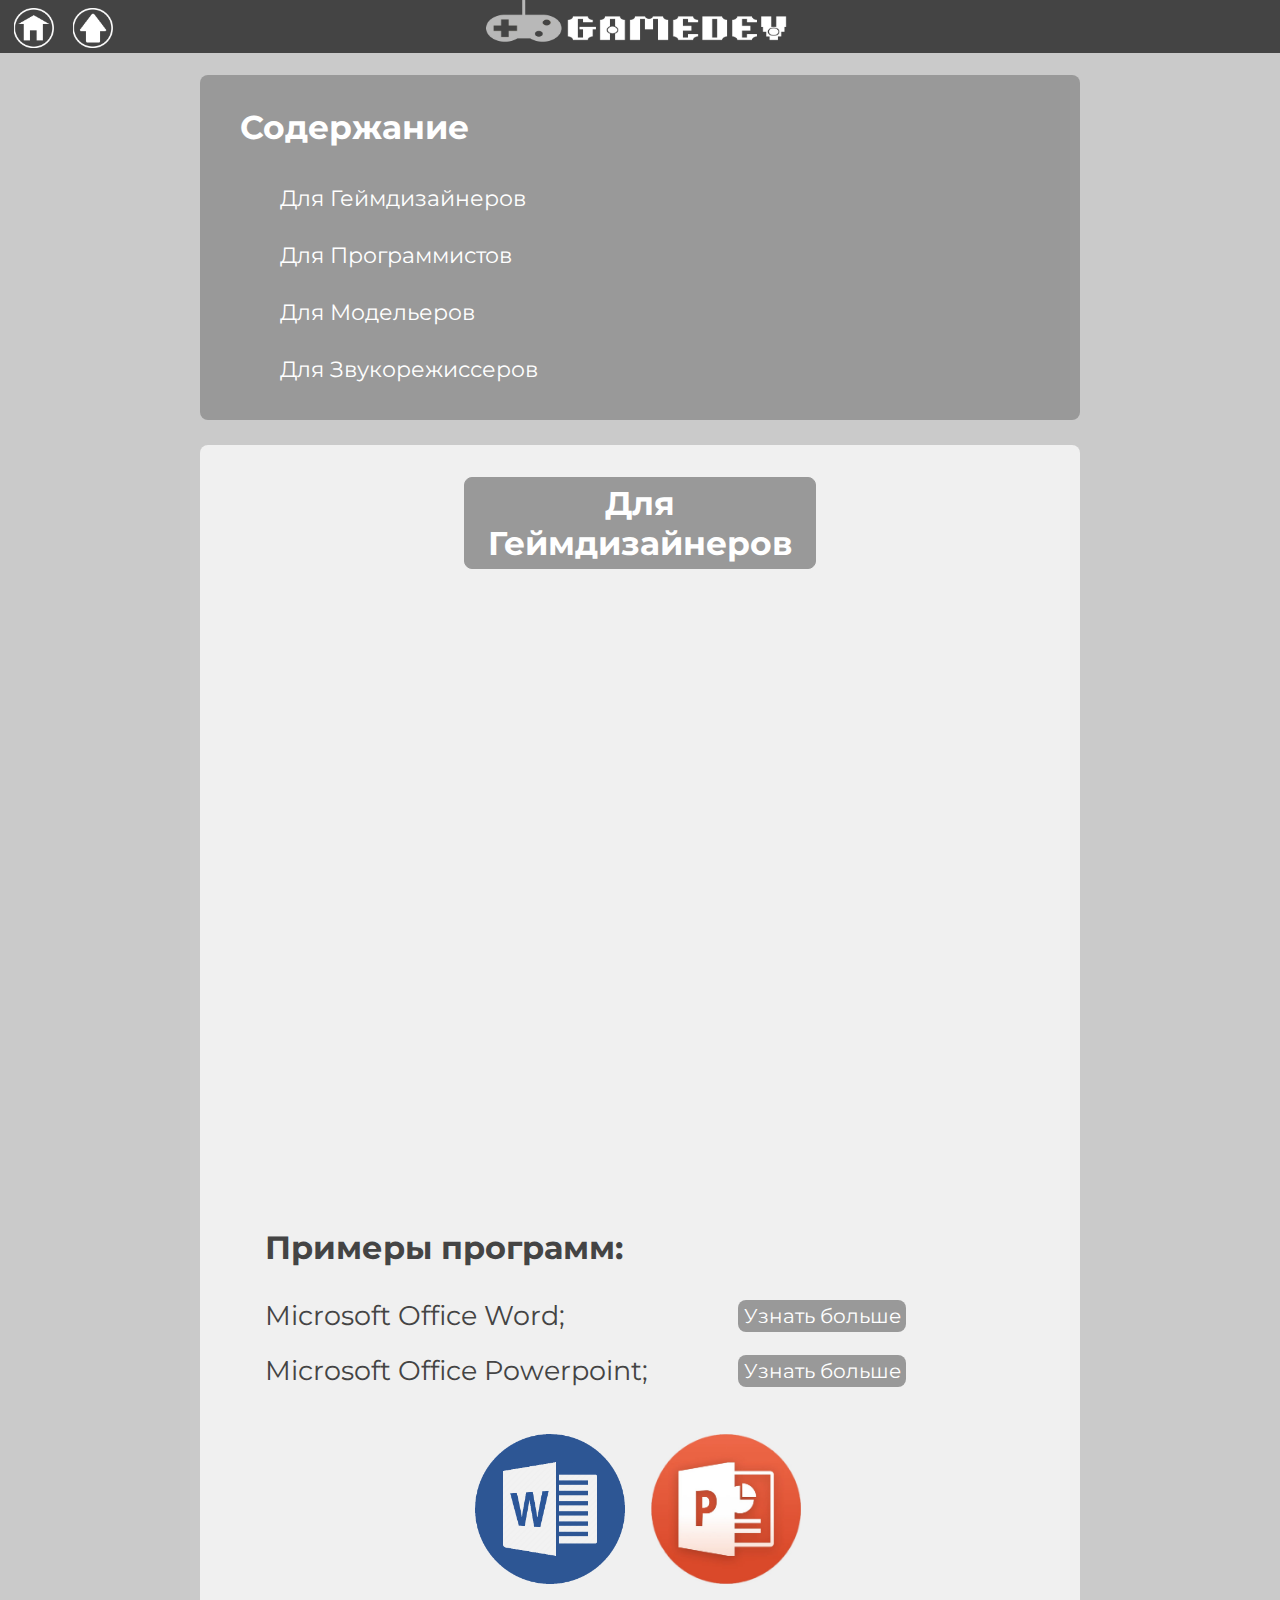
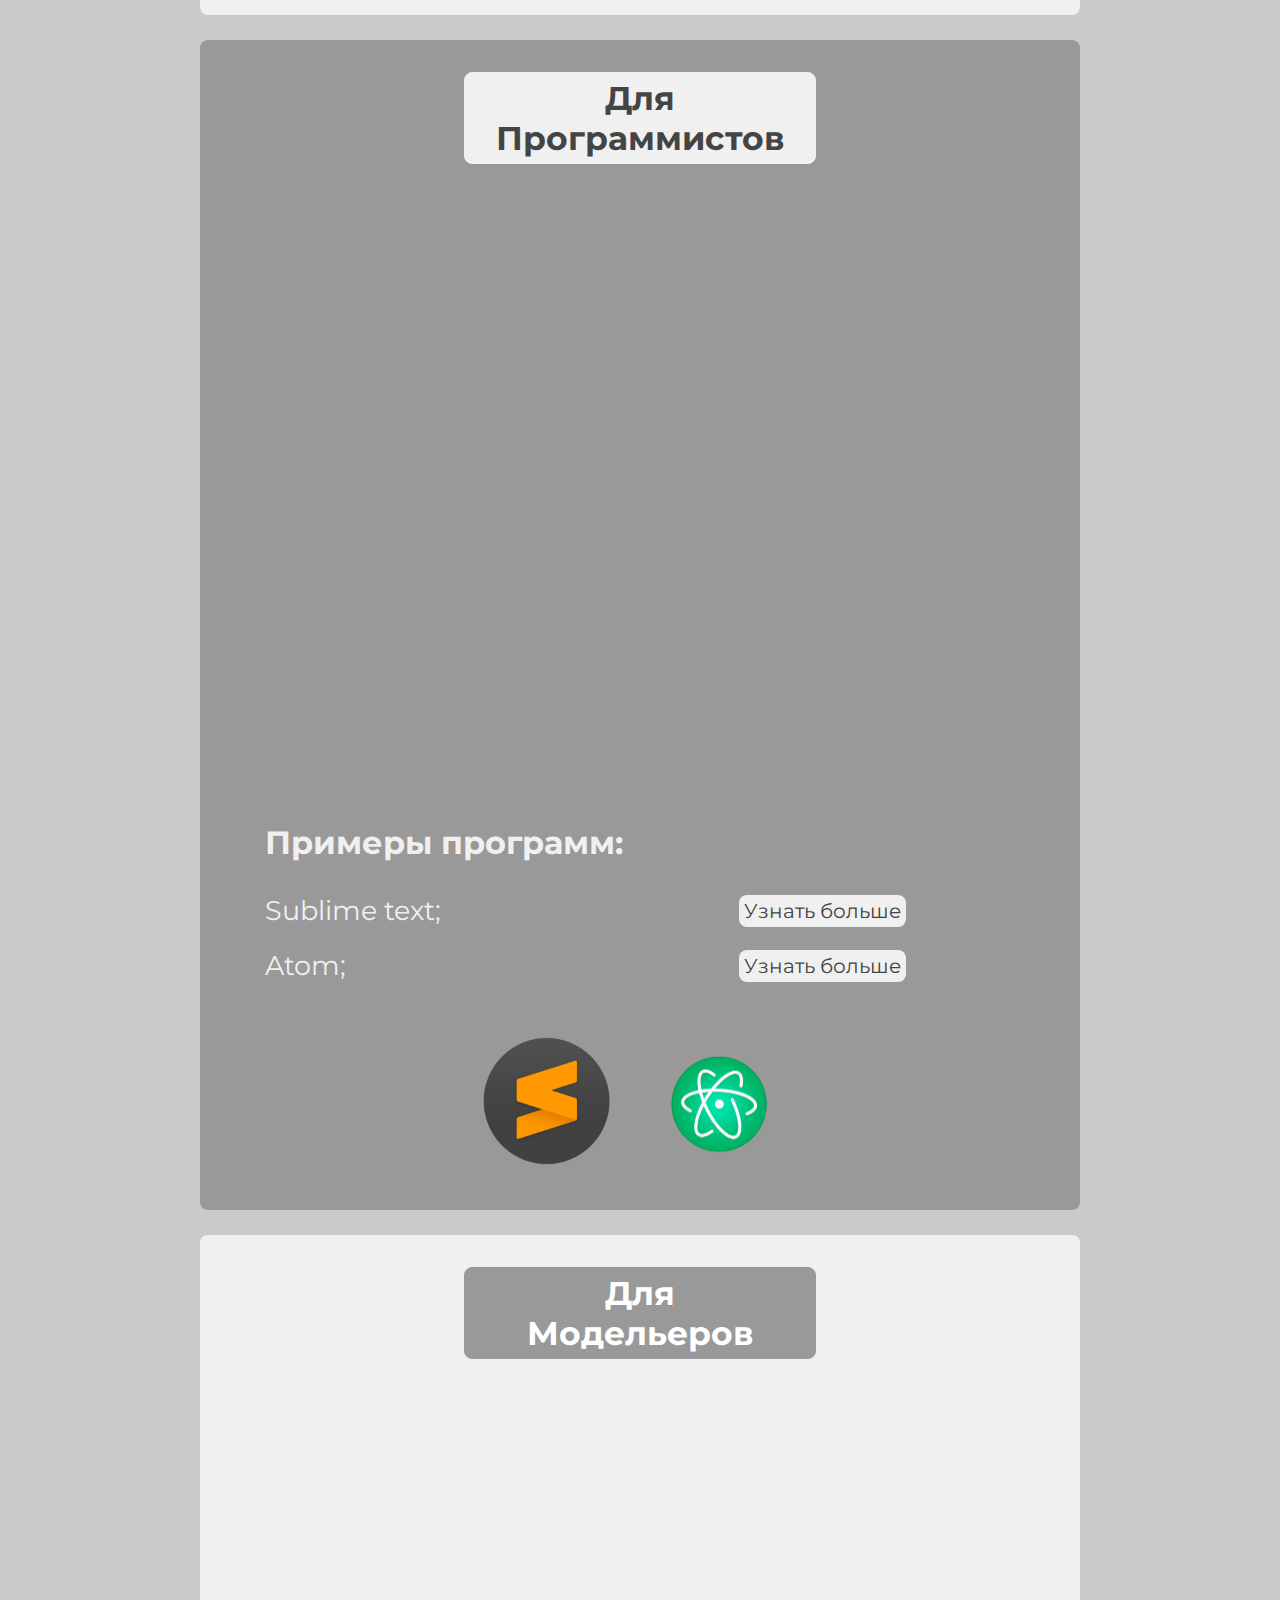
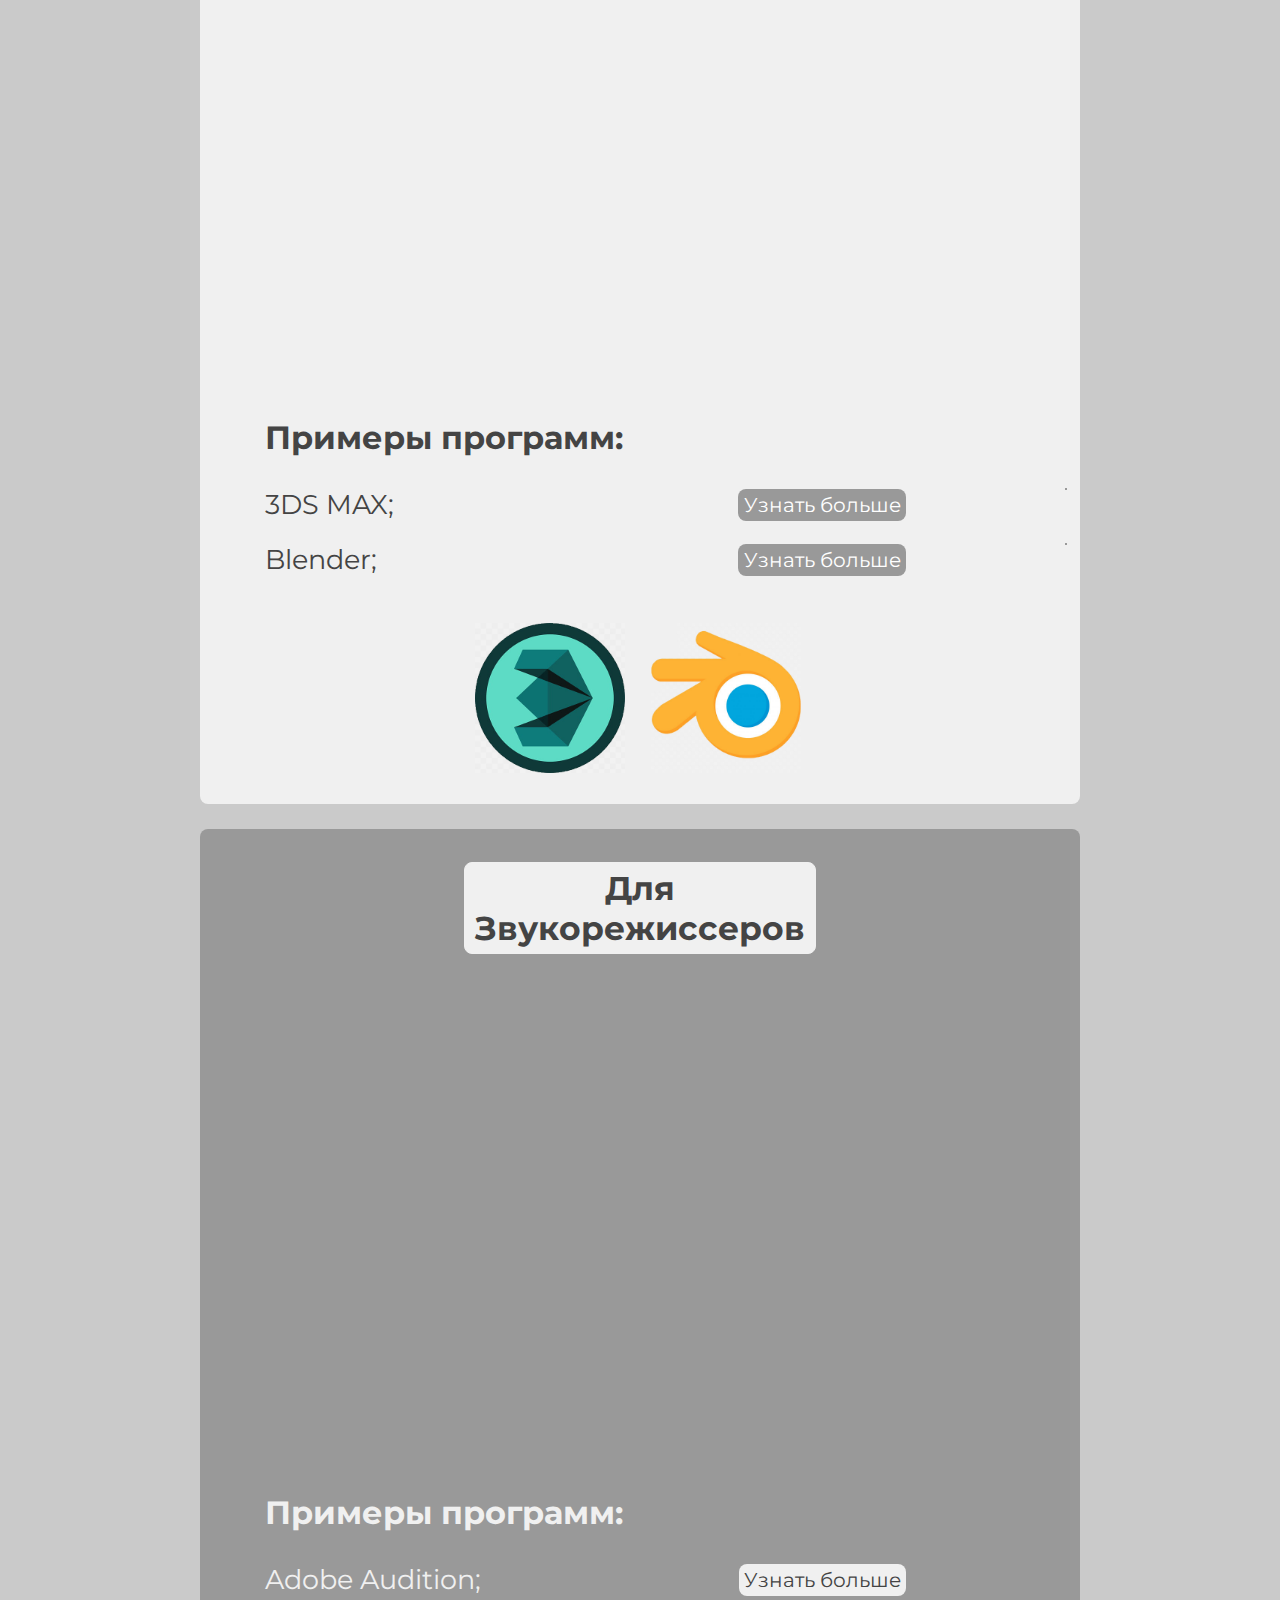
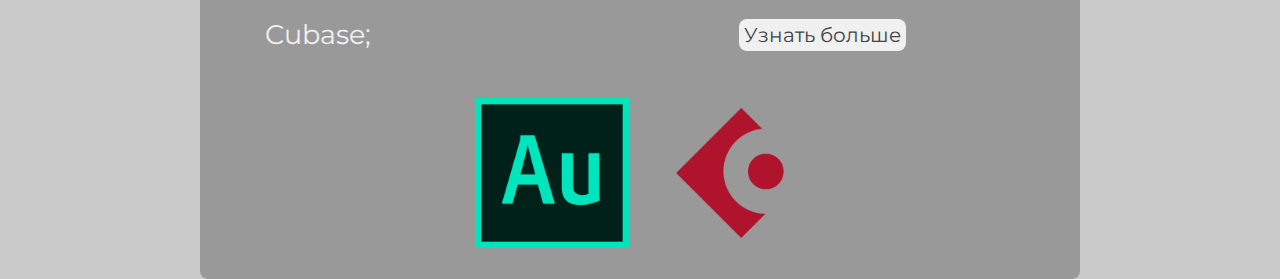
<file: GAMEDEVMAT.html>
<html>

	<head>
	
		<title>Materials</title>
		<link rel="shortcut icon" href="picturies/game-7.png" type="image/x-icon">
		<link rel="stylesheet" href="GAMEDEVMAT.css"/>
		<link href="https://fonts.googleapis.com/css?family=Anton&display=swap" rel="stylesheet">
		<link href="https://fonts.googleapis.com/css?family=Anton|Roboto&display=swap" rel="stylesheet">
		<link href="https://fonts.googleapis.com/css?family=Montserrat&display=swap" rel="stylesheet">

	</head>

	<body>
	
		<div class="divpage">
		
			
			<header class="header">

				<a href="index.html"><img src="hoverhomepage1.png" class="homepage" width="50px"></a>

				<a href="#top"><img src="hoverup2.png" class="up"></a>

				<center><img src="logo2.jpg"  class="logo"></center>

			</header>

			<nav class="menu">
				
				<h2 class="hm">Содержание</h2>

				<ul class="ulmenu">

					<a href="#hid1"><div class="ah"><li>Для Геймдизайнеров</li></div></a>

					<a href="#hid2"><div class="ah"><li>Для Программистов</li></div></a>

					<a href="#hid3"><div class="ah"><li>Для Модельеров</li></div></a>

					<a href="#hid4"><div class="ah"><li>Для Звукорежиссеров</li></div></a>

				</ul>
				
			</nav>

			
				
				<div class="whitecontent">
						
					<center><h2 class="wh" id="hid1" name="hid1">Для Геймдизайнеров</h2></center>

					<div class="wcontent">
					
					<iframe width="750px" height="480px" src="https://www.youtube.com/embed/xn9kPuzxgfI" frameborder="0" allow="accelerometer; autoplay; encrypted-media; gyroscope; picture-in-picture" allowfullscreen class="video"></iframe>

					<h3>Примеры программ:</h3>

					<div class="divpro">Microsoft Office Word;</div>

					<div class="aprow"><a href="https://products.office.com/ru-ru/home?market=ru" class="a-punkt-programm-white" >Узнать больше</a></div><br/>

					<div class="divpro">Microsoft Office Powerpoint;</div> 

					<div class="aprow" ><a href="https://products.office.com/ru-ru/home?market=ru" class="a-punkt-programm-white">Узнать больше</a></div><br/>
					


					</div>
					
					<div class="logodivcontent">

						<img src="picturies/mow1.jpg" class="logocontent">

						<img src="picturies/123123123.jpg" class="logocontent">

					</div>

				</div>

				<div class="greycontent">
						
					<center><h2 class="gh" id="hid2">Для Программистов</h2></center>

					<div class="gcontent">


					<iframe width="750"  height="480px" src="https://www.youtube.com/embed/z1eLjAVHOWU" frameborder="0" allow="accelerometer; autoplay; encrypted-media; gyroscope; picture-in-picture" allowfullscreen class="video"></iframe>
					

					<h3>Примеры программ:</h3>

					<div class="divpro">Sublime text;</div>

					<div class="aprog"><a href="https://www.sublimetext.com/" class="a-punkt-programm-grey" >Узнать больше</a></div><br/>

					<div class="divpro">Atom;</div> 

					<div class="aprog" ><a href="https://atom.io/" class="a-punkt-programm-grey">Узнать больше</a></div><br/>


					</div>
					
					<div class="logodivcontent">

						<img src="picturies/111sublime-text-icon.jpg" class="logocontent">

						<img src="picturies/atom.png" class="logocontent">

					</div>

				</div>

				<div class="whitecontent">
						
					<center><h2 class="wh" id="hid3">Для <br/>Модельеров</h2></center>

					<div class="wcontent">

					<iframe width="750"  height="480px" src="https://www.youtube.com/embed/Z7A4dstkrH8" frameborder="0" allow="accelerometer; autoplay; encrypted-media; gyroscope; picture-in-picture" allowfullscreen class="video"></iframe>
					
					<h3>Примеры программ:</h3>

					<div class="divpro">3DS MAX;</div>

					<div class="aprog"><a href="https://www.autodesk.ru/products/3ds-max/overview" class="a-punkt-programm-white" >Узнать больше</a></div><br/>

					<div class="divpro">Blender;</div> 

					<div class="aprog" ><a href="https://www.blender.org/download/" class="a-punkt-programm-white">Узнать больше</a></div><br/>

					
					</div>
					
					<div class="logodivcontent">

						<img src="picturies/3dd.jpg" class="logocontent">

						<img src="picturies/blender1.jpg" class="logocontent">

					</div>

				</div>

				<div class="greycontent">
						
					<center><h2 class="gh" id="hid4">Для Звукорежиссеров</h2></center>

					<div class="gcontent">

					<iframe width="750px" height="480px" src="https://www.youtube.com/embed/RsC97MG1hS8" frameborder="0" allow="accelerometer; autoplay; encrypted-media; gyroscope; picture-in-picture" allowfullscreen></iframe>
					
					<h3>Примеры программ:</h3>

					<div class="divpro">Adobe Audition;</div>

					<div class="aprog"><a href="https://www.adobe.com/ru/products/audition.html" class="a-punkt-programm-grey" >Узнать больше</a></div><br/>

					<div class="divpro">Cubase;</div> 

					<div class="aprog" ><a href="https://new.steinberg.net/cubase/" class="a-punkt-programm-grey">Узнать больше</a></div><br/>



					</div>
					
					<div class="logodivcontent">

						<img src="page-picturies/788px-Adobe_Audition_CC_icon.svg.png" class="logocontent">

						<img src="page-picturies/Cubase-Icon-Small.jpg" class="logocontent">

					</div>

				</div>

				

		</div>
		
	</body>
	
</html>
</file>
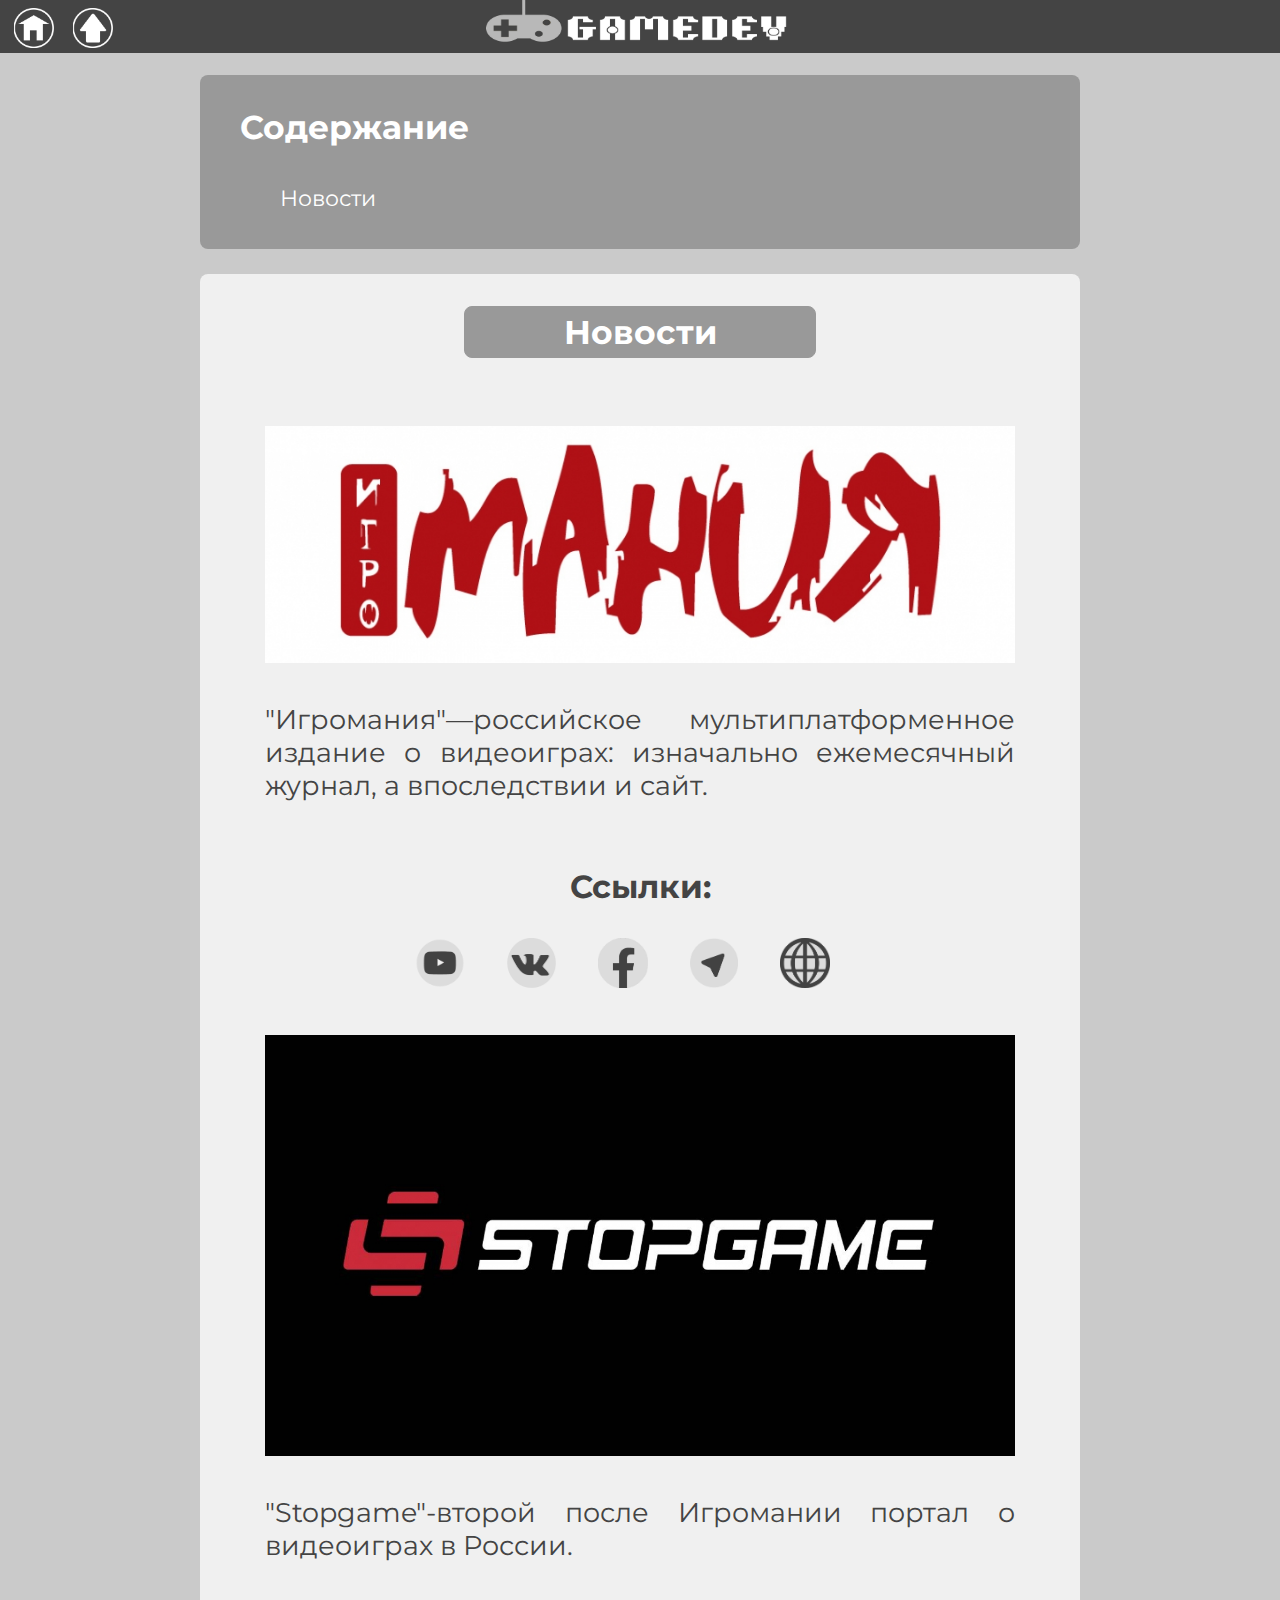
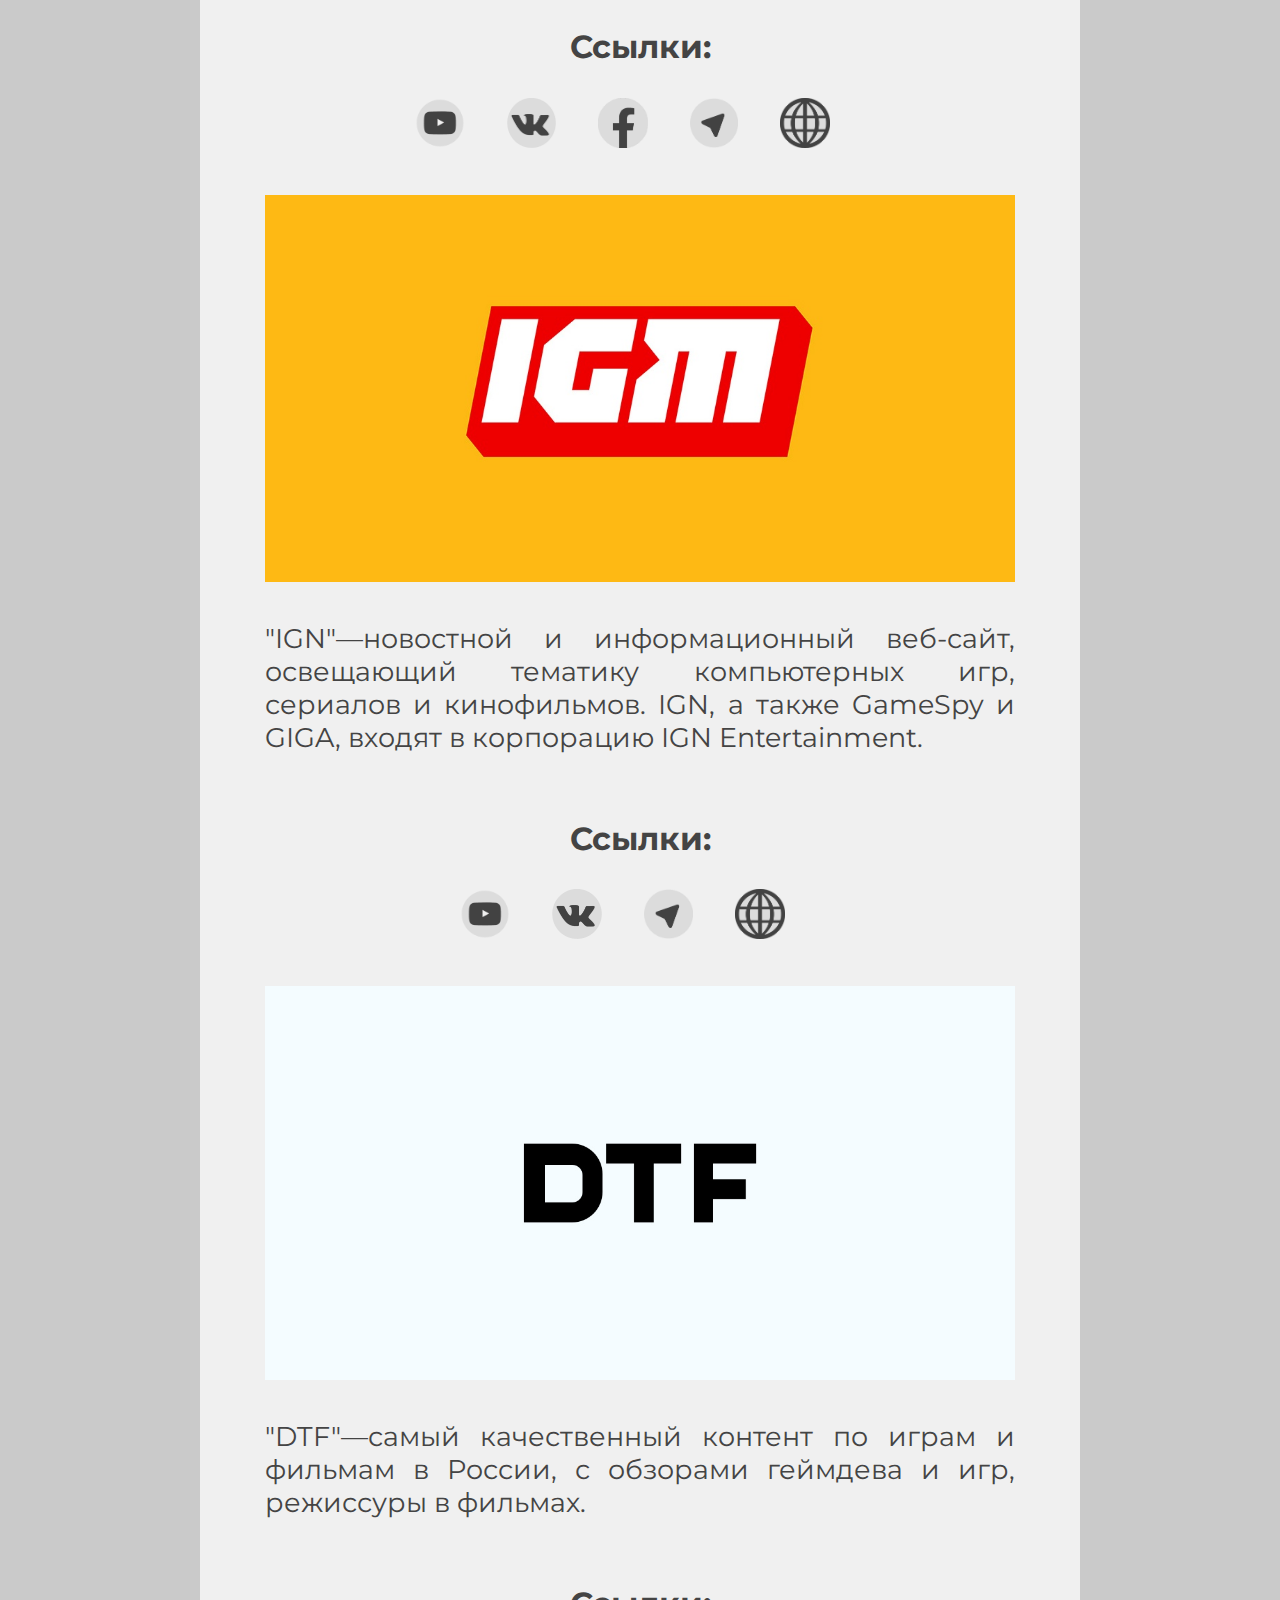
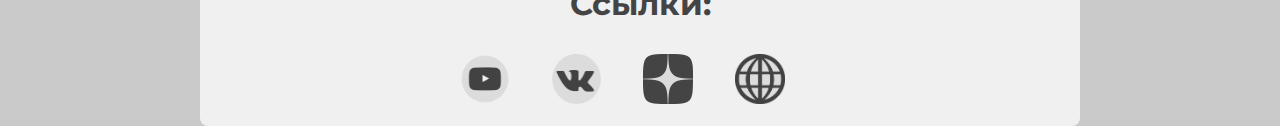
<file: GAMEDEVNW.html>
<html>

	<head>
	
		<title>News & Networks</title>
		<link rel="shortcut icon" href="picturies/game-7.png" type="image/x-icon">
		<link rel="stylesheet" href="GAMEDEVNW.css"/>
		<link href="https://fonts.googleapis.com/css?family=Anton&display=swap" rel="stylesheet">
		<link href="https://fonts.googleapis.com/css?family=Anton|Roboto&display=swap" rel="stylesheet">
		<link href="https://fonts.googleapis.com/css?family=Montserrat&display=swap" rel="stylesheet">

	</head>

	<body>
	
		<div class="divpage">
		
			
			<header class="header">

				<a href="index.html"><img src="hoverhomepage1.png" class="homepage" width="50px"></a>

				<a href="#top"><img src="hoverup2.png" class="up"></a>

				<center><img src="logo2.jpg"  class="logo"></center>

			</header>

			<nav class="menu">
				
				<h2 class="hm">Содержание</h2>

				<ul class="ulmenu">

					<a href="#hid1"><div class="ah"><li>Новости</li></div></a>

						

				</ul>
				
			</nav>

			
				
				<div class="whitecontent">
						
					<center><h2 class="wh" id="hid1" name="hid1">Новости</h2></center>

					<div class="wcontent">

					<center><img src="page-picturies/wi.jpg" class="imgcontent"></center>

					"Игромания"—российское мультиплатформенное издание о видеоиграх: изначально ежемесячный журнал, а впоследствии и сайт.<br/><br/>

					<center><h3>Ссылки:</h3></center>

						<center>
						
							<a href="https://www.youtube.com/user/IgromaniaVideo"><img src="picturies/ytb3.png" class="footerlogo"></a>
							
							<a href="https://vk.com/igromania"><img src="picturies/vk01.png" class="footerlogo"></a>
							
							<a href="https://www.facebook.com/Gamers2Gamers/"><img src="picturies/fcb02 .png" class="footerlogo"></a>
						
							<a href="https://t.me/igromania"><img src="picturies/telegram01.png" class="footerlogo"></a>

							<a href="https://www.igromania.ru/"><img src="picturies/www03.png" class="footerlogo"></a>

						</center>


					<center><img src="page-picturies/stopgame.jpg" class="imgcontent"></center>

					"Stopgame"-второй после Игромании портал о видеоиграх в России.<br/><br/>

					<center><h3>Ссылки:</h3></center>

						<center>
						
							<a href="https://www.youtube.com/user/StopGameRu"><img src="picturies/ytb3.png" class="footerlogo"></a>
							
							<a href="https://vk.com/stopgameru"><img src="picturies/vk01.png" class="footerlogo"></a>
							
							<a href="https://www.facebook.com/stopgameteam/"><img src="picturies/fcb02 .png" class="footerlogo"></a>
						
							<a href="https://t.me/stopgameru"><img src="picturies/telegram01.png" class="footerlogo"></a>

							<a href="https://stopgame.ru/"><img src="picturies/www03.png" class="footerlogo"></a>

						</center>


					<center><img src="page-picturies/gm.jpg" class="imgcontent"></center>

					"IGN"—новостной и информационный веб-сайт, освещающий тематику компьютерных игр, сериалов и кинофильмов. IGN, а также GameSpy и GIGA, входят в корпорацию IGN Entertainment.<br/><br/>

					<center><h3>Ссылки:</h3></center>

						<center>
						
							<a href="https://www.youtube.com/user/onlinegamercentral"><img src="picturies/ytb3.png" class="footerlogo"></a>
							
							<a href="https://vk.com/igm"><img src="picturies/vk01.png" class="footerlogo"></a>
							
						
							<a href="https://t.me/IGM_games"><img src="picturies/telegram01.png" class="footerlogo"></a>

							<a href="https://ru.ign.com/"><img src="picturies/www03.png" class="footerlogo"></a>

						</center>


						<center><img src="page-picturies/dtf.jpg" class="imgcontent"></center>

					"DTF"—самый качественный контент по играм и фильмам в России, с обзорами геймдева и игр, режиссуры в фильмах.<br/><br/>

					<center><h3>Ссылки:</h3></center>

						<center>
						
							<a href="https://www.youtube.com/channel/UCBDLWj5X5D9bvBa3JIMMTIQ"><img src="picturies/ytb3.png" class="footerlogo"></a>
							
							<a href="https://vk.com/dtf"><img src="picturies/vk01.png" class="footerlogo"></a>

							<a href="https://zen.yandex.ru/dtf"><img src="picturies/jen01.png" class="footerlogo"></a>
						
							<a href="https://dtf.ru/"><img src="picturies/www03.png" class="footerlogo"></a>
	

						</center>

					</div>
					
					

				</div>


				</div>

				

		</div>
		
	</body>
	
</html>
</file>
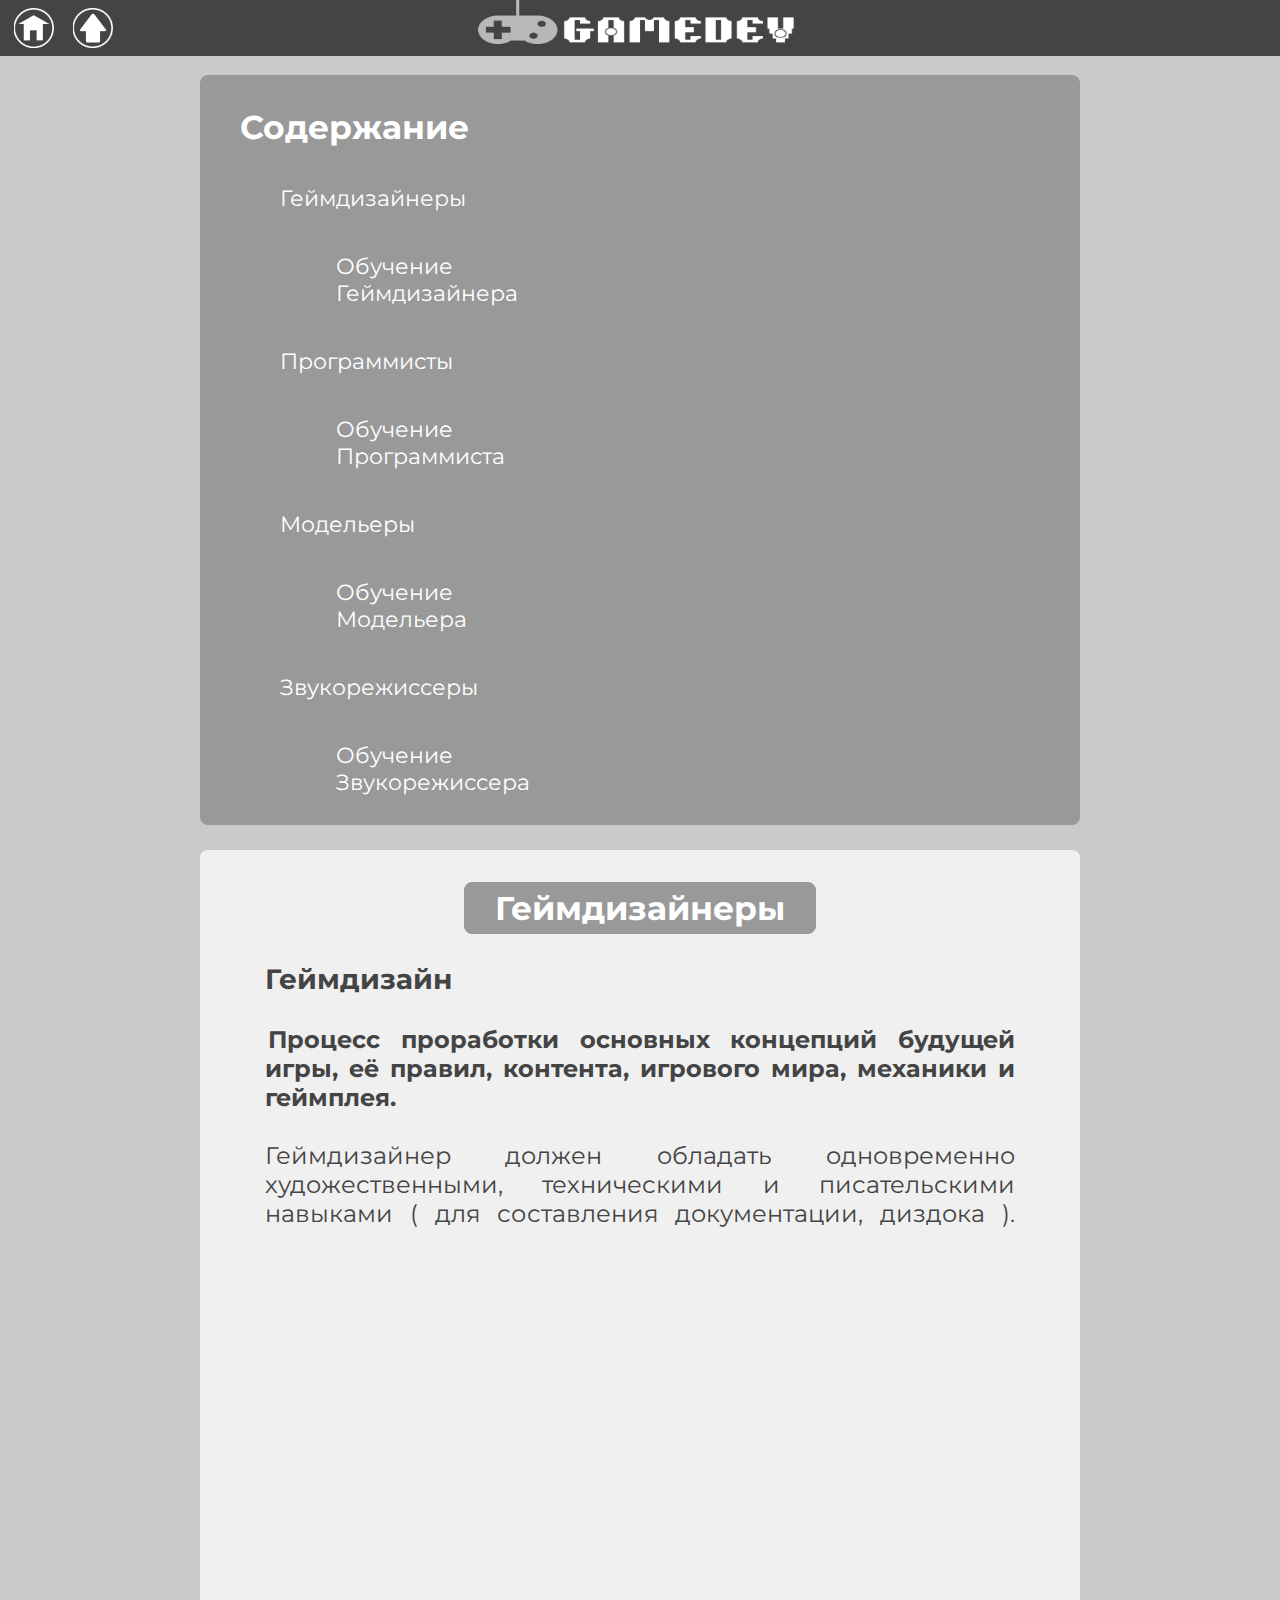
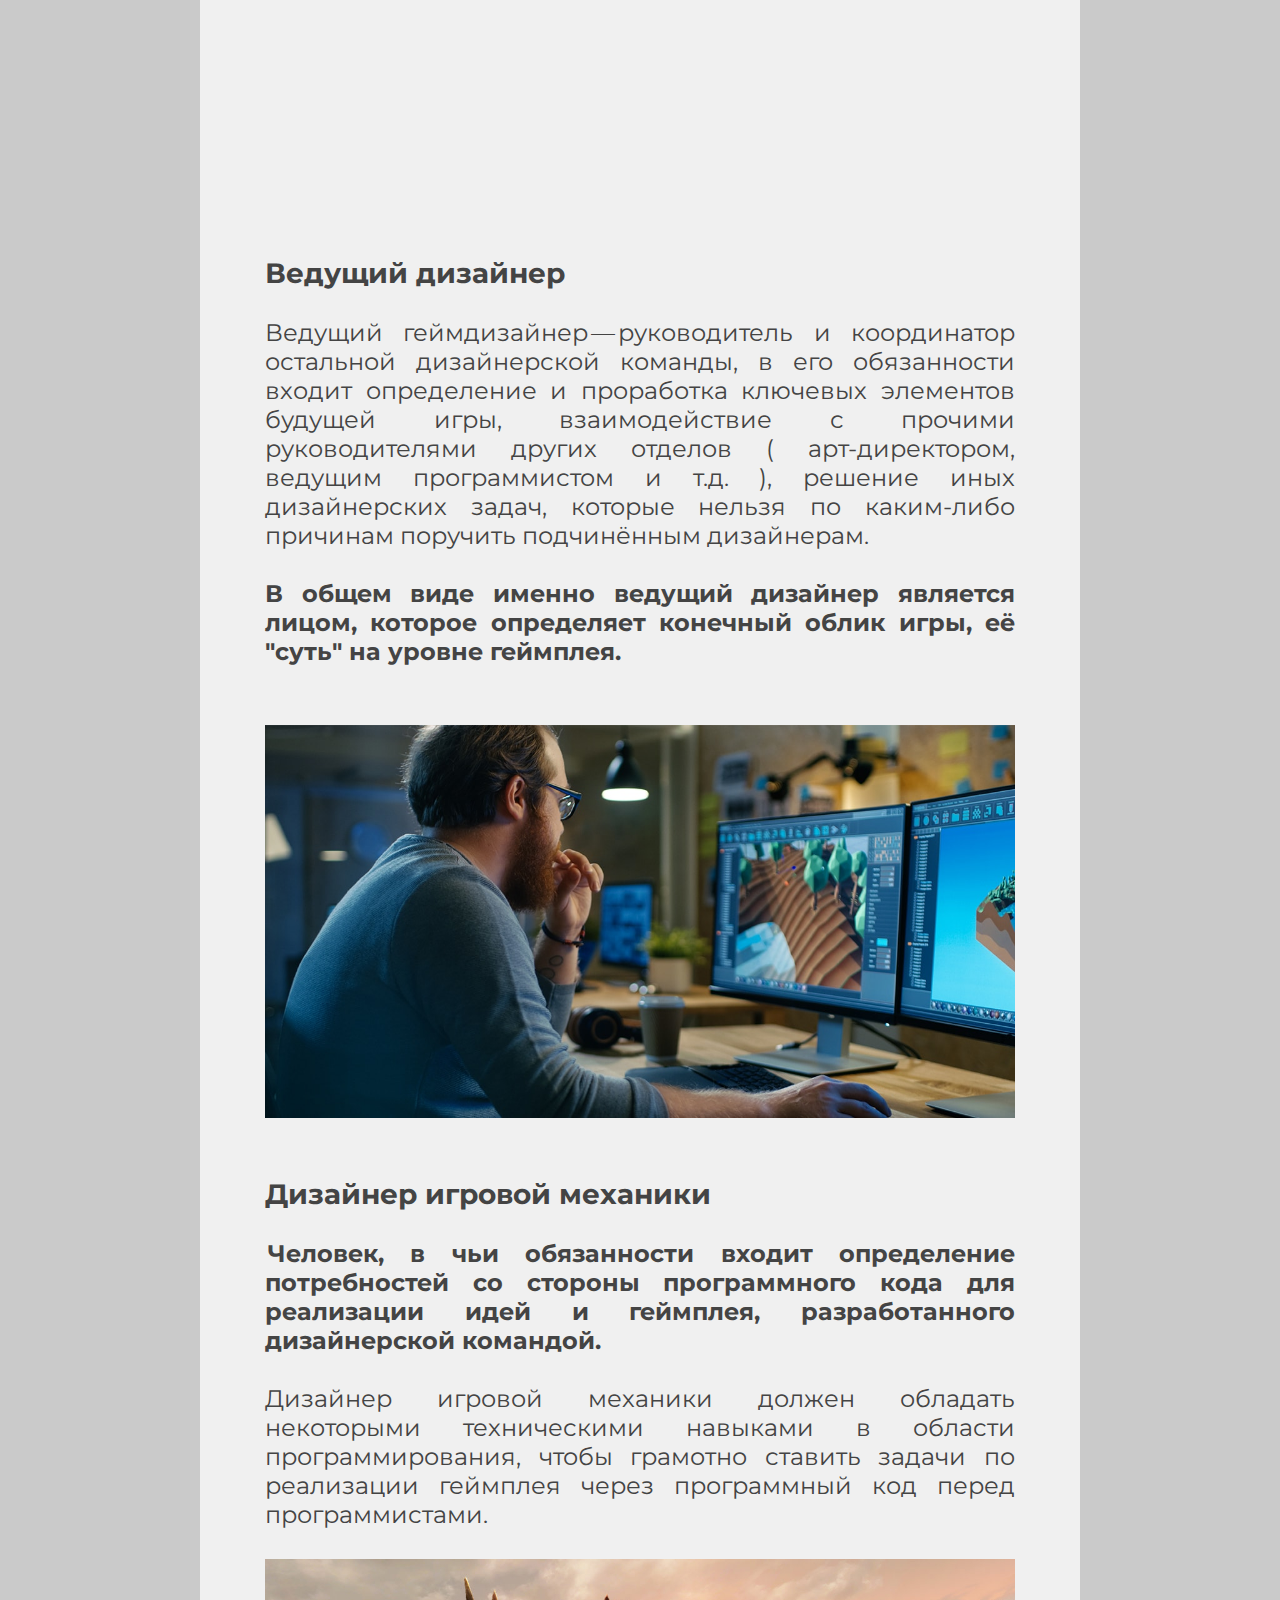
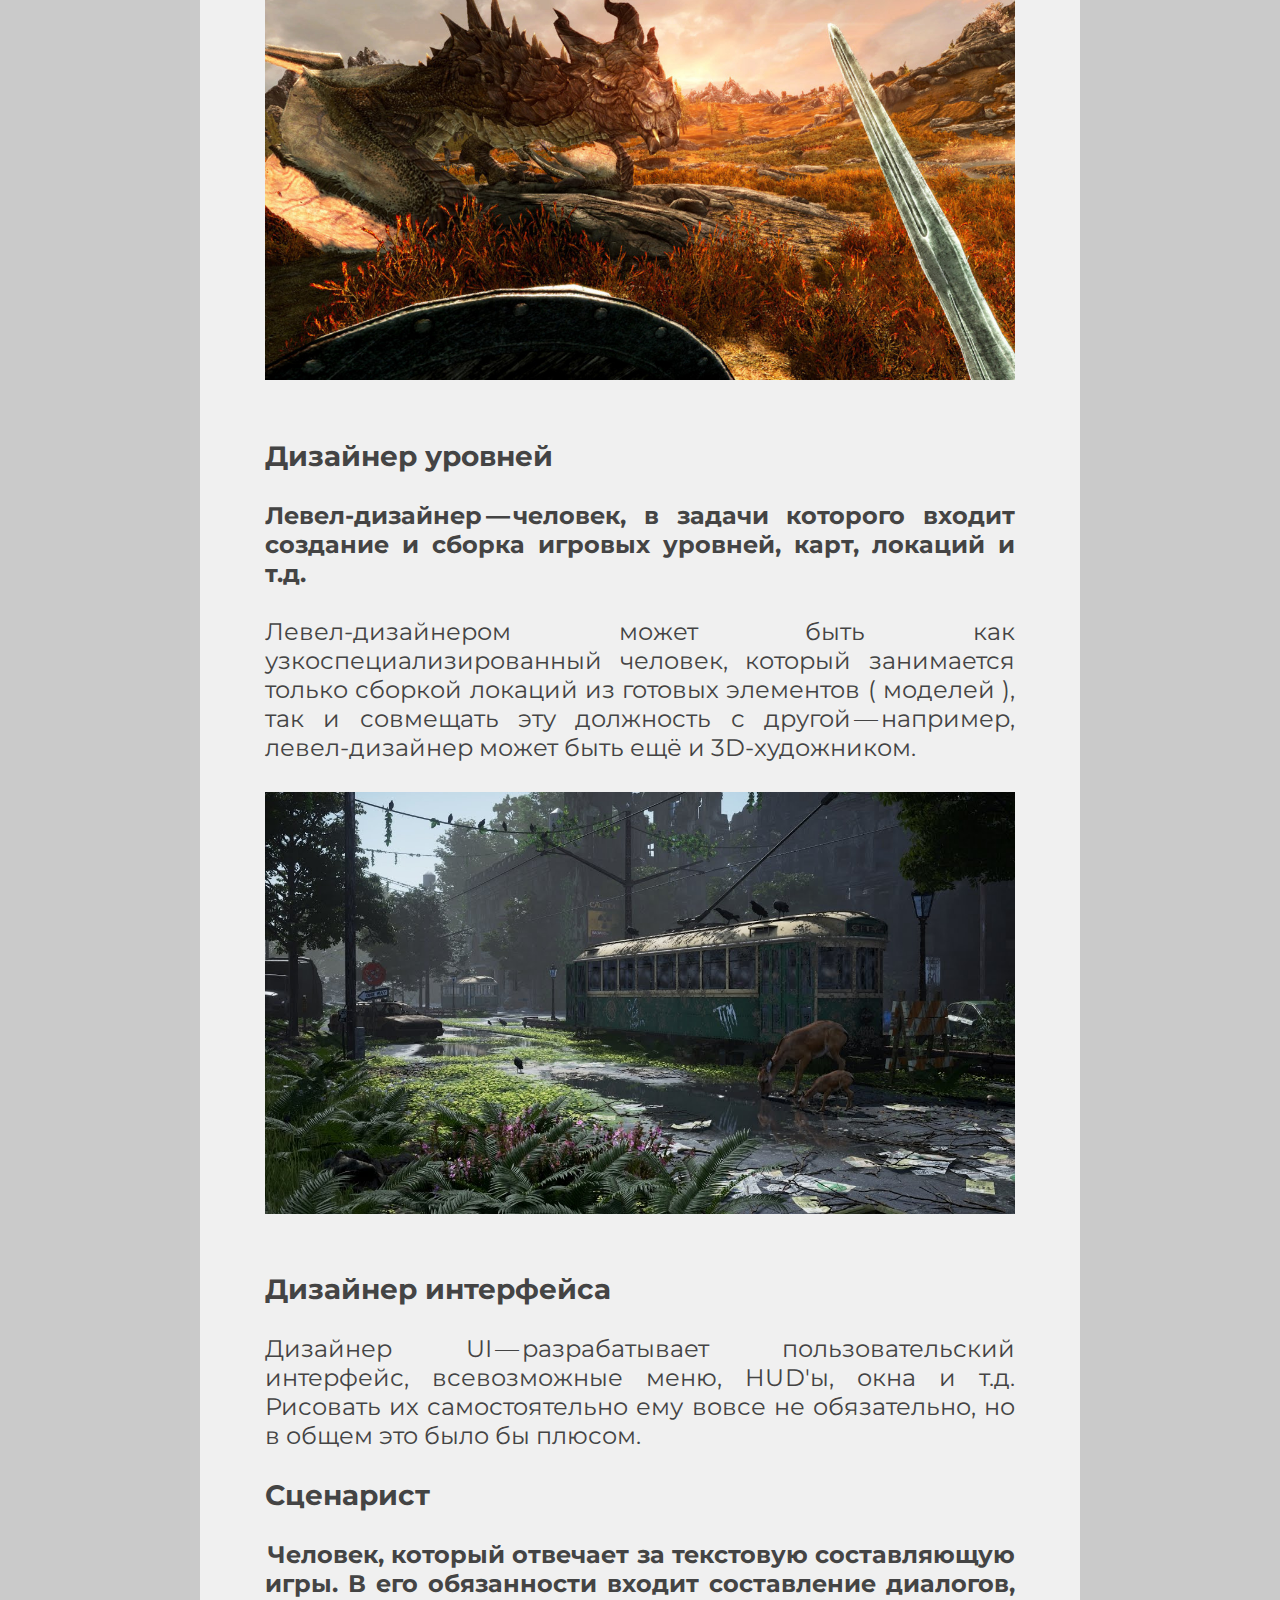
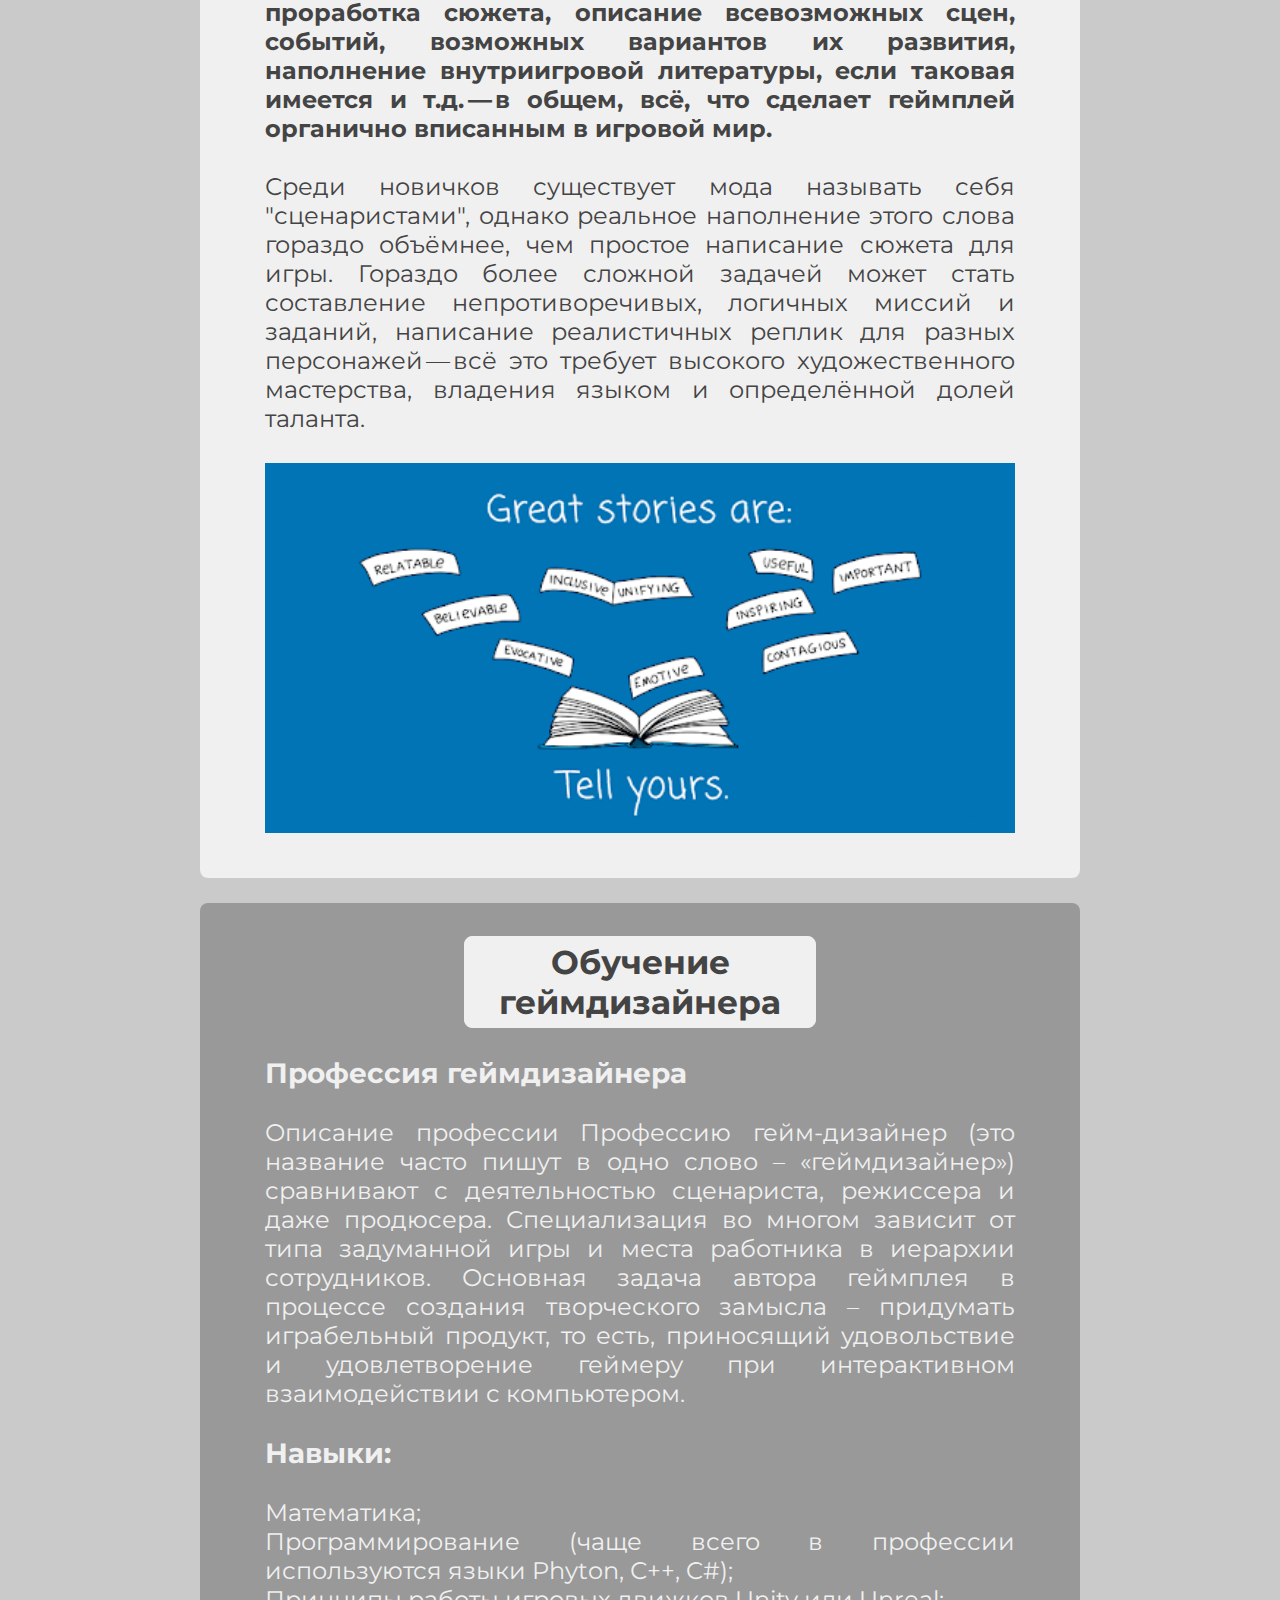
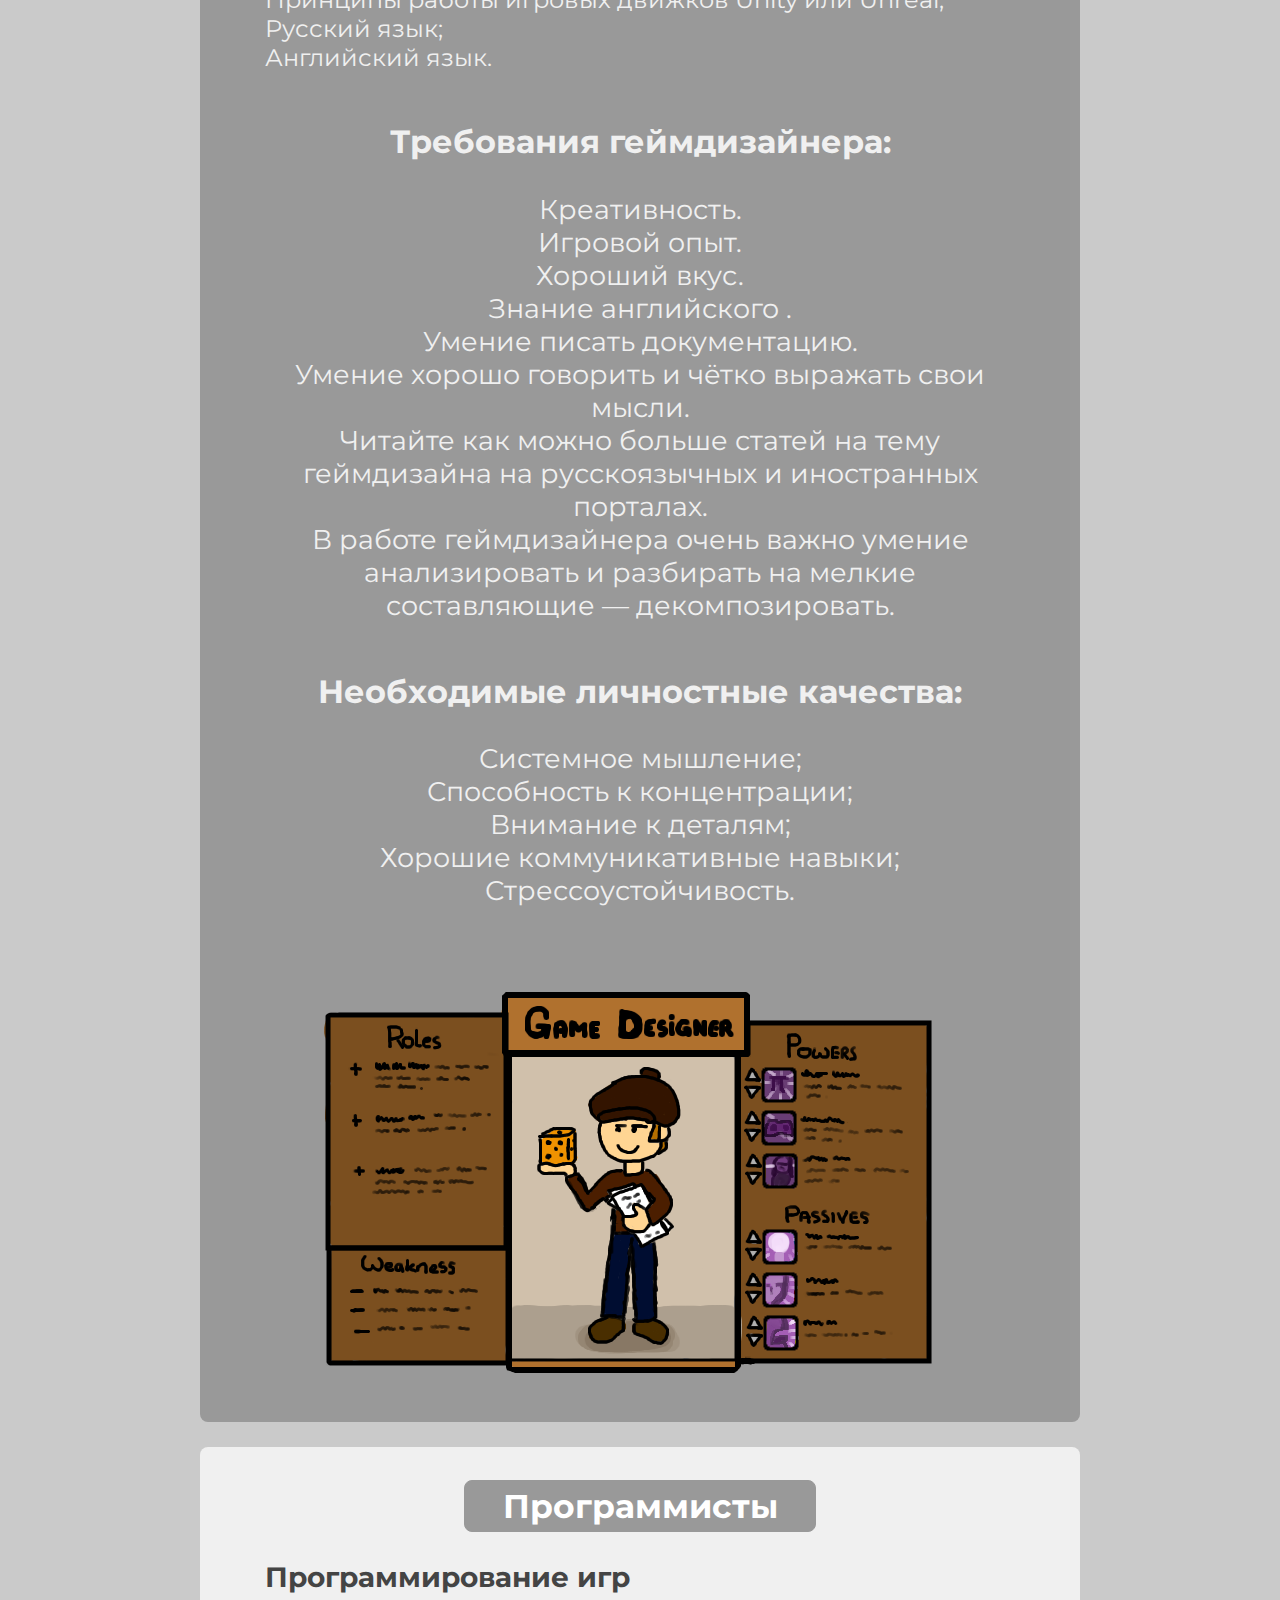
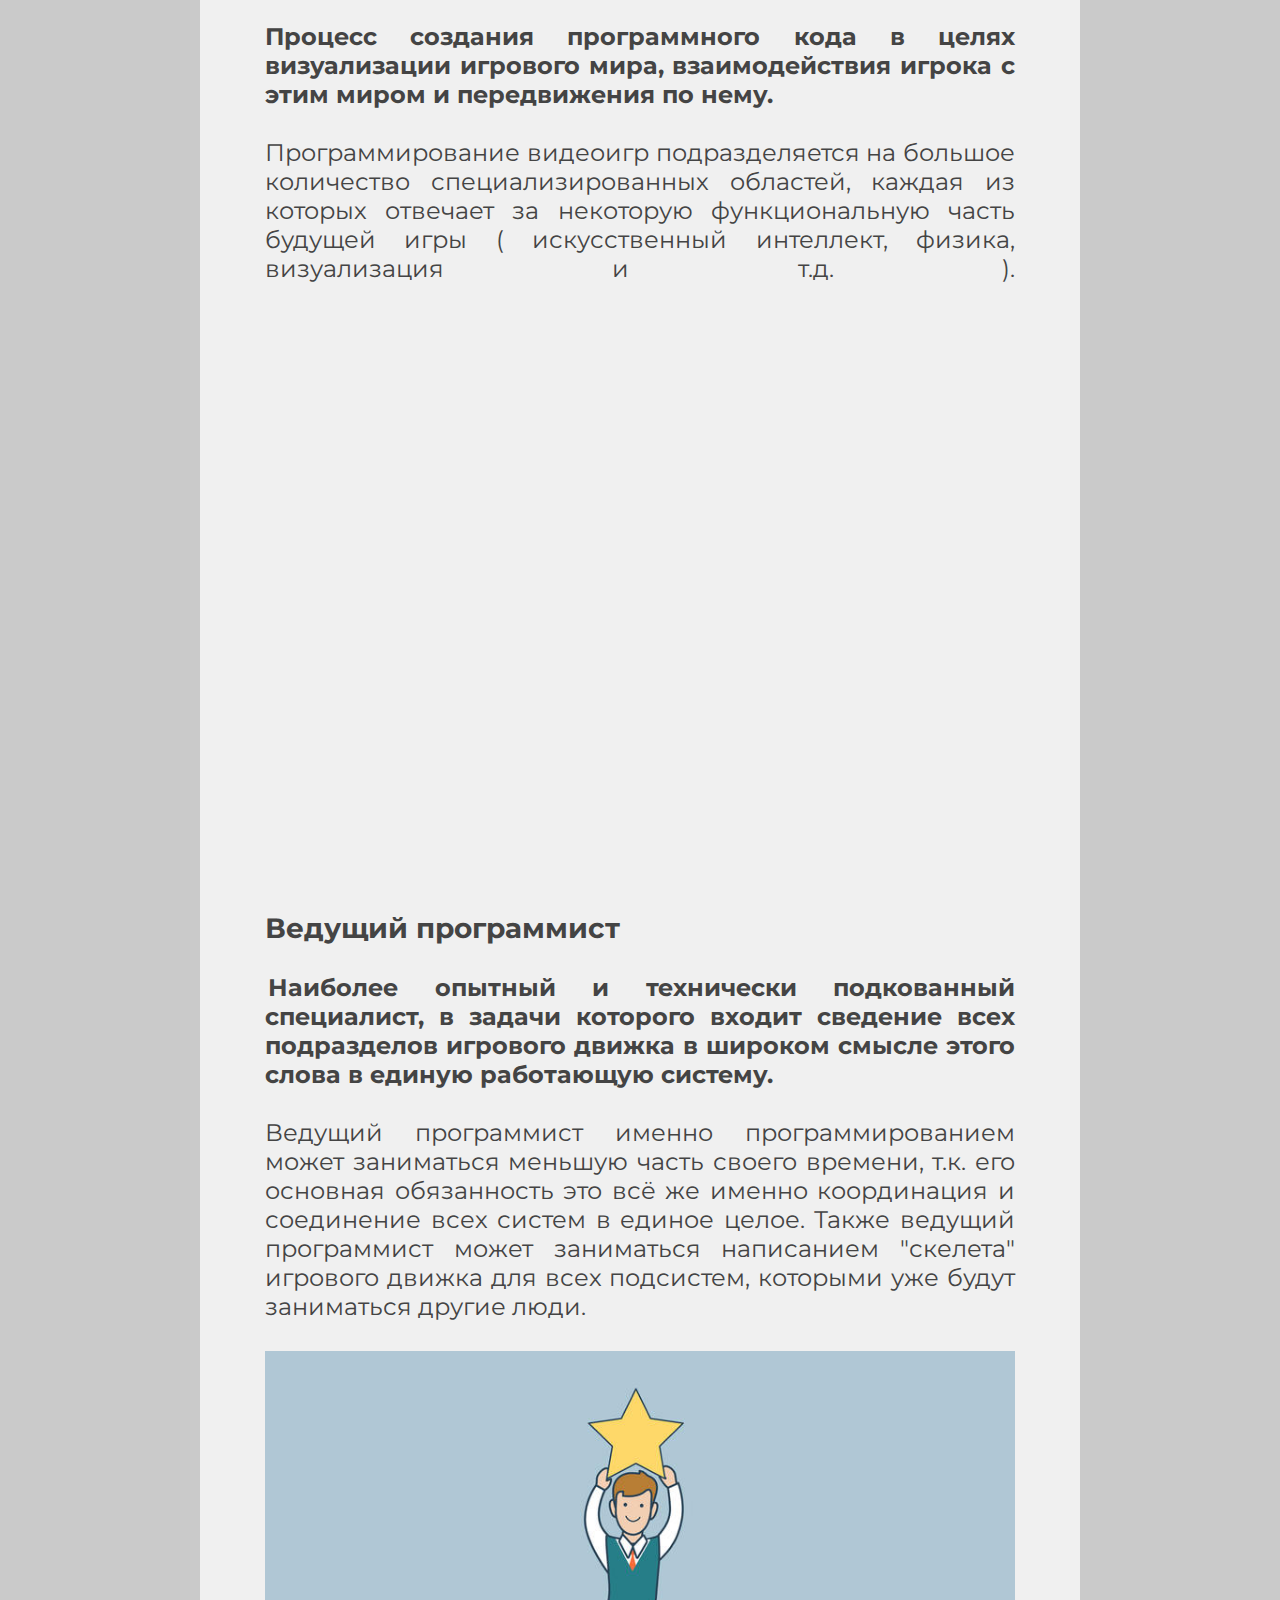
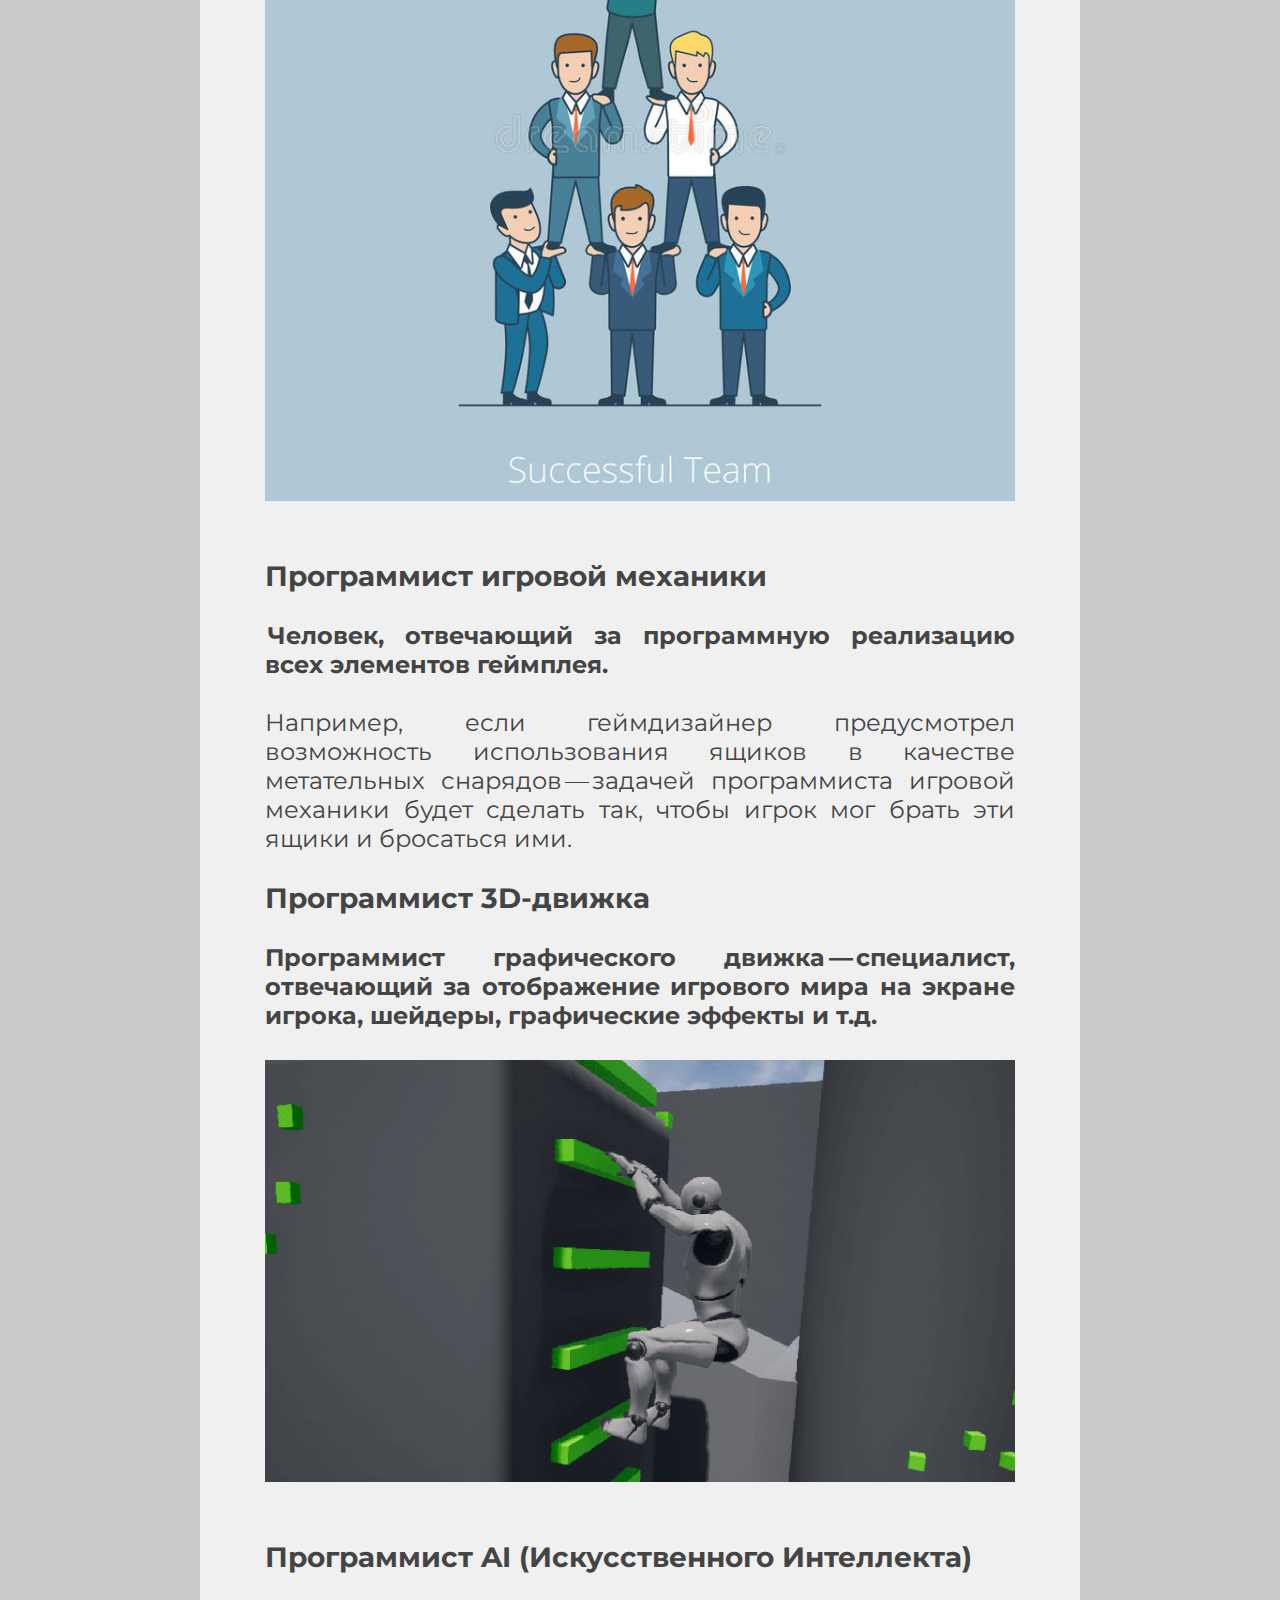
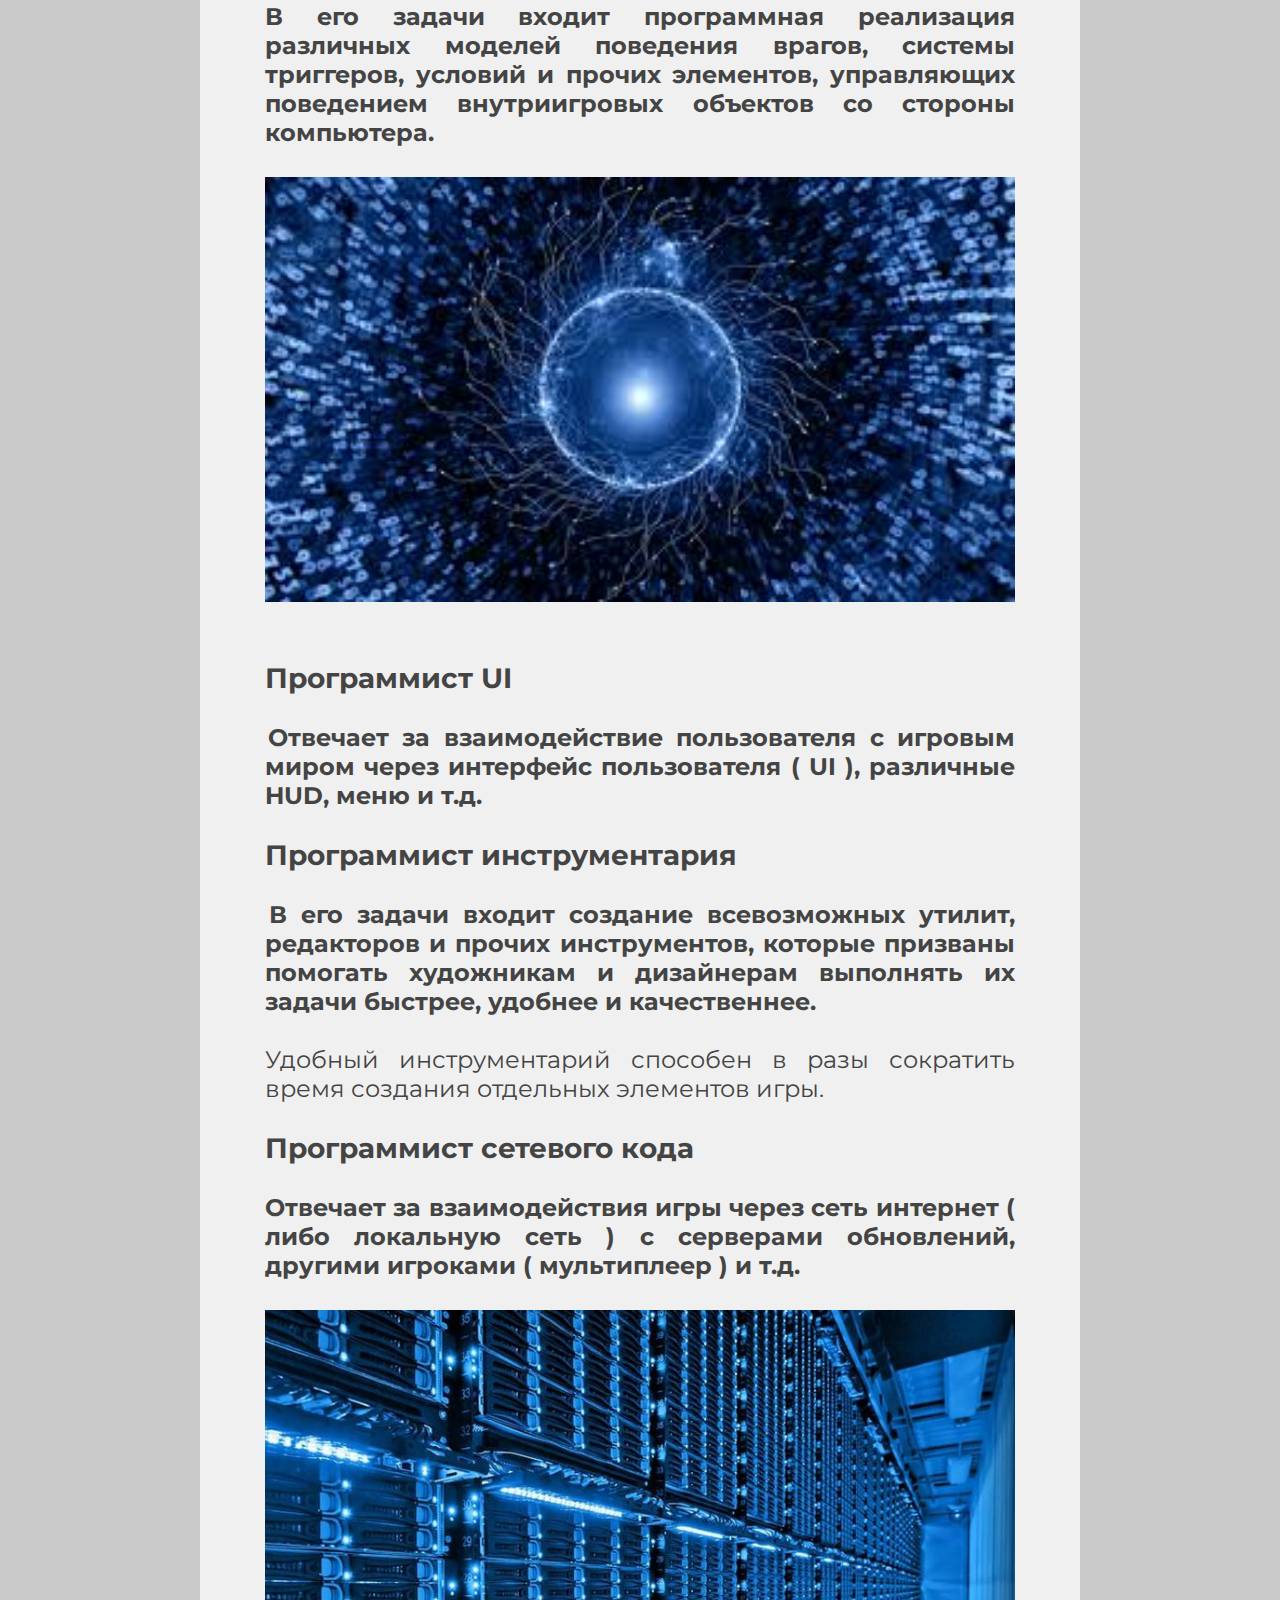
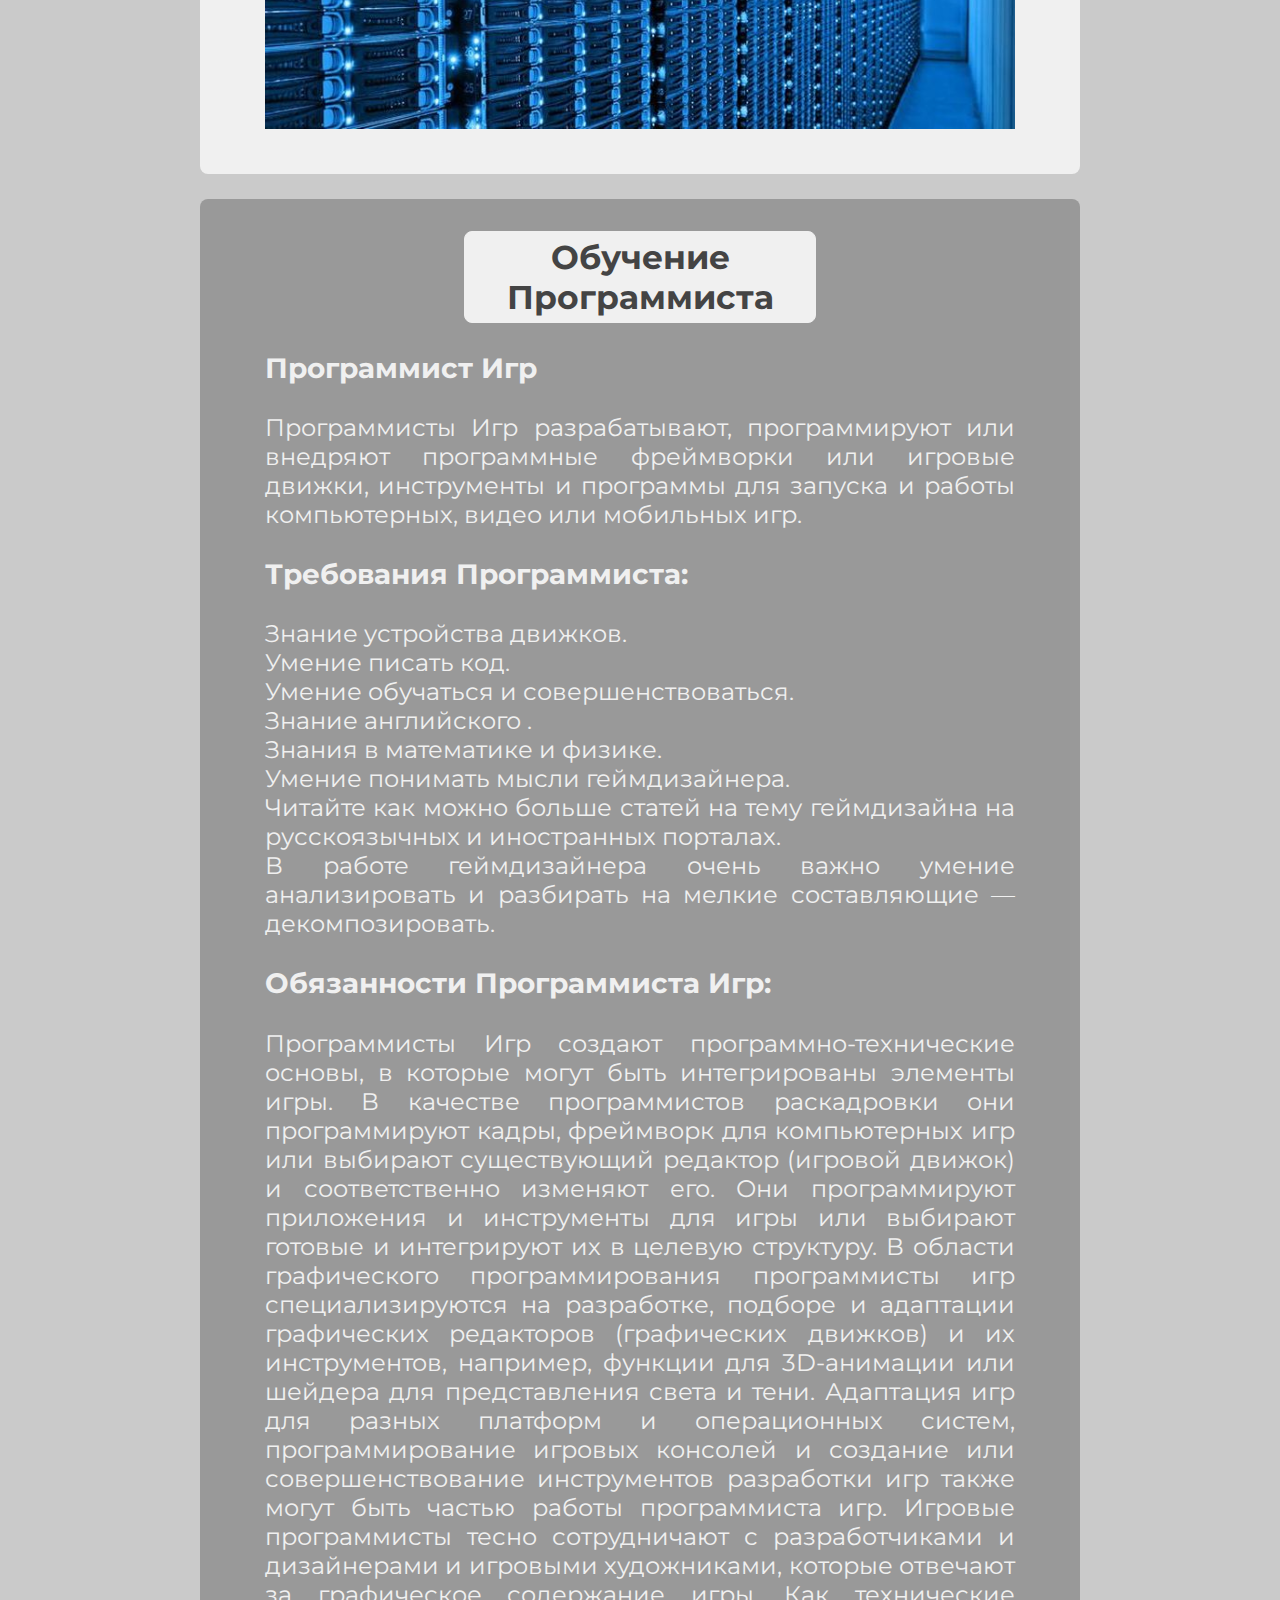
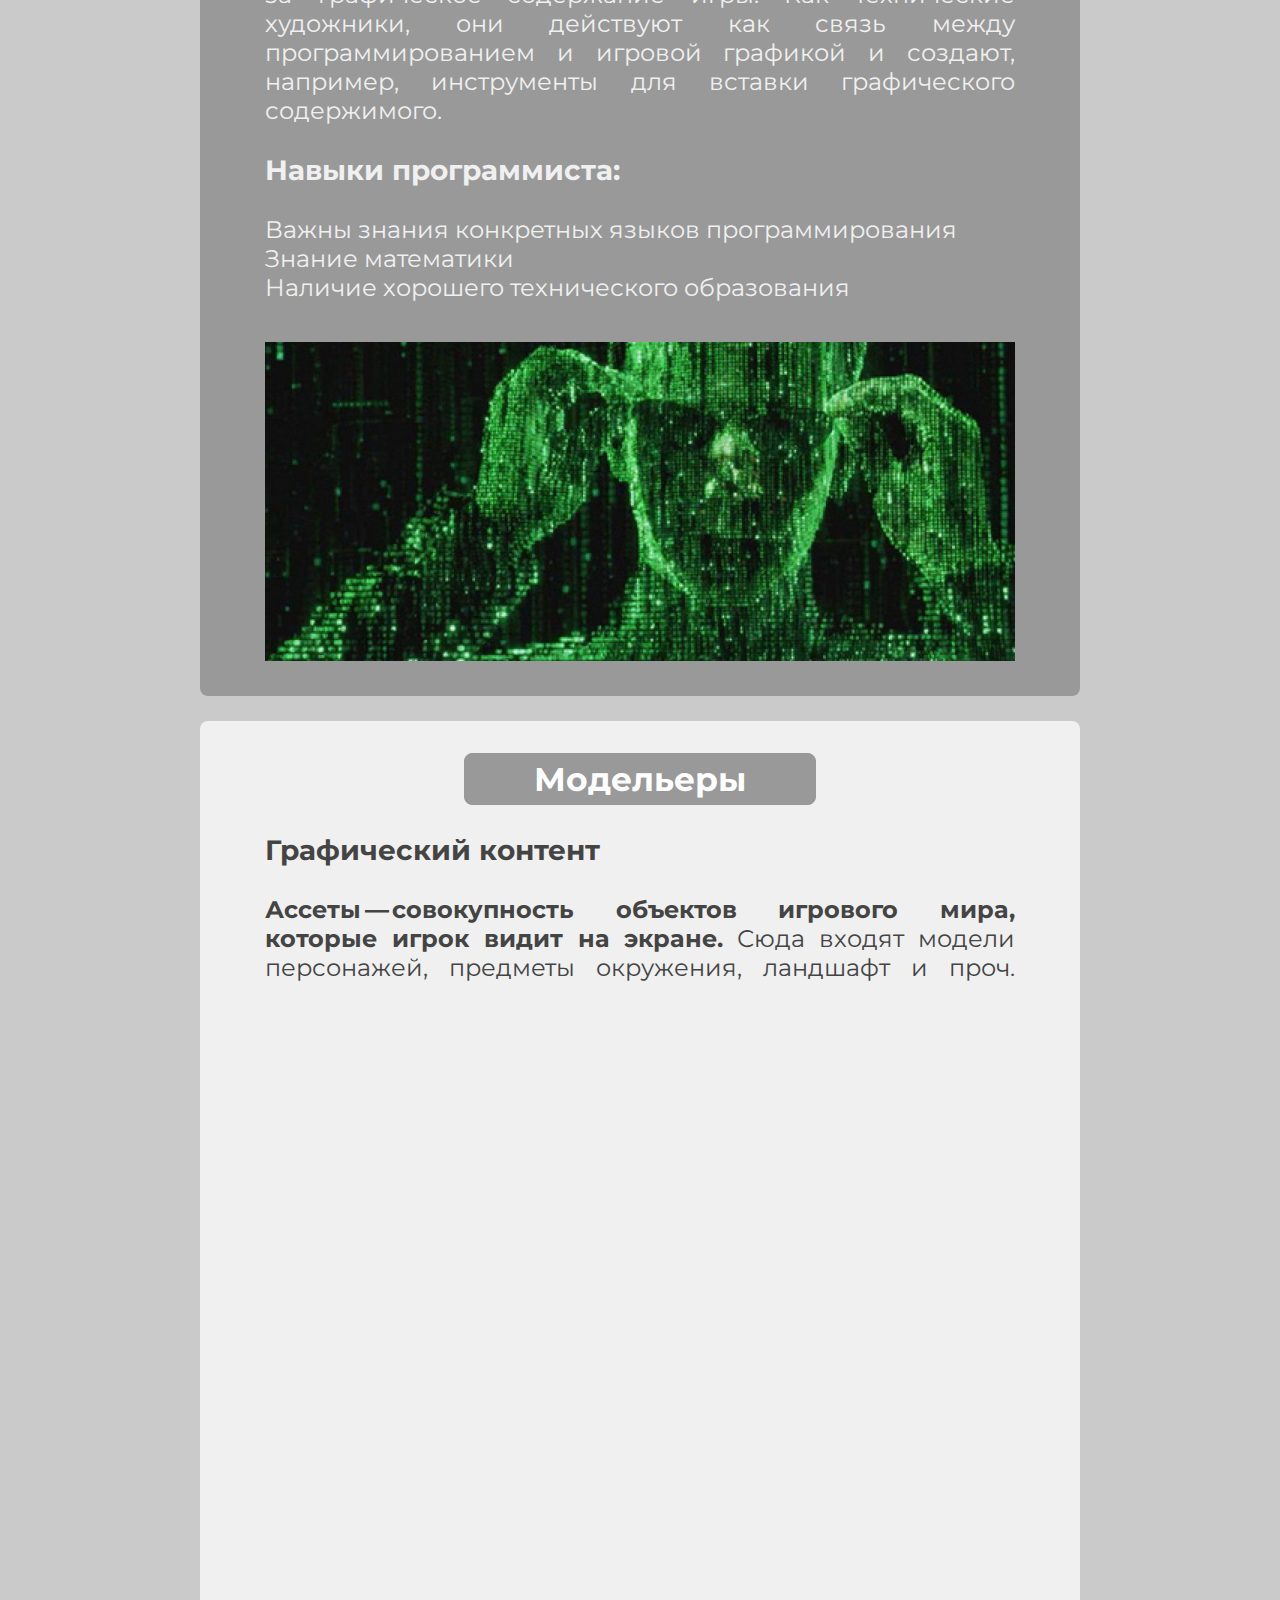
<file: GAMEDEVPRO.html>
<html>

	<head>
	
		<title>Professions</title>
		<link rel="shortcut icon" href="picturies/game-7.png" type="image/x-icon">
		<link rel="stylesheet" href="GAMEDEVPRO.css"/>
		<link href="https://fonts.googleapis.com/css?family=Anton&display=swap" rel="stylesheet">
		<link href="https://fonts.googleapis.com/css?family=Anton|Roboto&display=swap" rel="stylesheet">
		<link href="https://fonts.googleapis.com/css?family=Montserrat&display=swap" rel="stylesheet">

	</head>

	<body>
	
		<div class="divpage">
		
			
			<header class="header">

				<a href="index.html"><img src="hoverhomepage1.png" class="homepage" width="50px"></a>

				<a href="#top"><img src="hoverup2.png" class="up"></a>

				<center><img src="logo2.jpg"  class="logo"></center>

			</header>

			<nav class="menu">
				
				<h2 class="hm">Содержание</h2>

				<ul class="ulmenu">

					<a href="#hid1"><div class="ah"><li>Геймдизайнеры</li></div></a>
					<a href="#hid2"><div class="ah1"><li>Обучение Геймдизайнерa</li></div></a>

					<a href="#hid3"><div class="ah"><li>Программисты</li></div></a>
					<a href="#hid4"><div class="ah1"><li>Обучение Программистa</li></div></a>

					<a href="#hid5"><div class="ah"><li>Модельеры</li></div></a>
					<a href="#hid6"><div class="ah1"><li>Обучение Модельерa</li></div></a>

					<a href="#hid7"><div class="ah"><li>Звукорежиссеры</li></div></a>
					<a href="#hid8"><div class="ah1"><li>Обучение Звукорежиссерa</li></div></a>

				</ul>
				
			</nav>

			<a href="">
				
				<div class="whitecontent">
						
					<center><h2 class="wh" id="hid1" name="hid1">Геймдизайнеры</h2></center>

					<div class="wcontent">
					
						<h3>Геймдизайн</h3> <b>Процесс проработки основных концепций будущей игры, её правил, контента, игрового мира, механики и геймплея.</b><br/><br/> Геймдизайнер должен обладать одновременно художественными, техническими и писательскими навыками ( для составления документации, диздока ).
						
						 <iframe width="750px" height="480px" src="https://www.youtube.com/embed/xn9kPuzxgfI" frameborder="0" allow="accelerometer; autoplay; encrypted-media; gyroscope; picture-in-picture" allowfullscreen class="video"></iframe>

						 
 
						<h3>Ведущий дизайнер</h3> Ведущий геймдизайнер — руководитель и координатор остальной дизайнерской команды, в его обязанности входит определение и проработка ключевых элементов будущей игры, взаимодействие с прочими руководителями других отделов ( арт-директором, ведущим программистом и т.д. ), решение иных дизайнерских задач, которые нельзя по каким-либо причинам поручить подчинённым дизайнерам.<br/><br/><b> В общем виде именно ведущий дизайнер является лицом, которое определяет конечный облик игры, её "суть" на уровне геймплея.</b><br/><br/>
						
						<center><img src="page-picturies/info1.jpg" class="imgcontent"></center>

						<h3>Дизайнер игровой механики</h3> <b>Человек, в чьи обязанности входит определение потребностей со стороны программного кода для реализации идей и геймплея, разработанного дизайнерской командой.</b><br/><br/> Дизайнер игровой механики должен обладать некоторыми техническими навыками в области программирования, чтобы грамотно ставить задачи по реализации геймплея через программный код перед программистами.

						<center><img src="page-picturies/skyrim1.jpg" class="imgcontent"></center>

						<h3>Дизайнер уровней</h3><b> Левел-дизайнер — человек, в задачи которого входит создание и сборка игровых уровней, карт, локаций и т.д.</b><br/><br/> Левел-дизайнером может быть как узкоспециализированный человек, который занимается только сборкой локаций из готовых элементов ( моделей ), так и совмещать эту должность с другой — например, левел-дизайнер может быть ещё и 3D-художником.
						
						<center><img src="page-picturies/maxresdefault.jpg" class="imgcontent"></center>

						<h3>Дизайнер интерфейса</h3> Дизайнер UI — разрабатывает пользовательский интерфейс, всевозможные меню, HUD'ы, окна и т.д. Рисовать их самостоятельно ему вовсе не обязательно, но в общем это было бы плюсом.

						<h3>Сценарист</h3> <b>Человек, который отвечает за текстовую составляющую игры. В его обязанности входит составление диалогов, проработка сюжета, описание всевозможных сцен, событий, возможных вариантов их развития, наполнение внутриигровой литературы, если таковая имеется и т.д. — в общем, всё, что сделает геймплей органично вписанным в игровой мир.</b><br/><br/> Среди новичков существует мода называть себя "сценаристами", однако реальное наполнение этого слова гораздо объёмнее, чем простое написание сюжета для игры. Гораздо более сложной задачей может стать составление непротиворечивых, логичных миссий и заданий, написание реалистичных реплик для разных персонажей — всё это требует высокого художественного мастерства, владения языком и определённой долей таланта.

						<center><img src="page-picturies/111unnamed.png" class="imgcontent" width="750px"></center>

					</div>
					
					

				</div>

				<div class="greycontent">
						
					<center><h2 class="gh" id="hid2">Обучение геймдизайнера</h2></center>

					<div class="gcontent">
					
					<h3>Профессия геймдизайнера</h3>

					Описание профессии Профессию гейм-дизайнер (это название часто пишут в одно слово – «геймдизайнер») сравнивают с деятельностью сценариста, режиссера и даже продюсера. Специализация во многом зависит от типа задуманной игры и места работника в иерархии сотрудников. Основная задача автора геймплея в процессе создания творческого замысла – придумать играбельный продукт, то есть, приносящий удовольствие и удовлетворение геймеру при интерактивном взаимодействии с компьютером. 

					

					<h3>Навыки:</h3>

					Математика;<br/>
					Программирование (чаще всего в профессии используются языки Phyton, С++, C#);<br/>
					Принципы работы игровых движков Unity или Unreal;<br/>
					Русский язык;<br/>
					Английский язык.

					
					<div class="olli">
						<h3>Требования геймдизайнера:</h3>
						
						
							Креативность.<br/>

							Игровой опыт.<br/>

							Хороший вкус. <br/> 
							 
							Знание английского .<br/>

							Умение писать документацию.<br/>

							Умение хорошо говорить и чётко выражать свои мысли.<br/>

							Читайте как можно больше статей на тему геймдизайна на русскоязычных и иностранных порталах.<br/>

							В работе геймдизайнера очень важно умение анализировать и разбирать на мелкие составляющие — декомпозировать. 

					</div>	

					 <div class="olli">

						<h3>Необходимые личностные качества:</h3>
					
						Системное мышление;<br/>
						Способность к концентрации;<br/>
						Внимание к деталям;<br/>
						Хорошие коммуникативные навыки;<br/>
						Стрессоустойчивость.

				    </div>


					</div>
					
					<center><img src="page-picturies/game-designer.png" class="imgcontent"></center>

				</div>

				<div class="whitecontent">
						
					<center><h2 class="wh" id="hid3">Программисты</h2></center>

					<div class="wcontent">

					
					<h3>Программирование игр</h3> <b>Процесс создания программного кода в целях визуализации игрового мира, взаимодействия игрока с этим миром и передвижения по нему.</b><br/><br/> Программирование видеоигр подразделяется на большое количество специализированных областей, каждая из которых отвечает за некоторую функциональную часть будущей игры ( искусственный интеллект, физика, визуализация и т.д. ).


					<iframe width="750"  height="480px" src="https://www.youtube.com/embed/z1eLjAVHOWU" frameborder="0" allow="accelerometer; autoplay; encrypted-media; gyroscope; picture-in-picture" allowfullscreen class="video"></iframe>

					<h3>Ведущий программист</h3> <b>Наиболее опытный и технически подкованный специалист, в задачи которого входит сведение всех подразделов игрового движка в широком смысле этого слова в единую работающую систему.</b><br/><br/> Ведущий программист именно программированием может заниматься меньшую часть своего времени, т.к. его основная обязанность это всё же именно координация и соединение всех систем в единое целое. Также ведущий программист может заниматься написанием "скелета" игрового движка для всех подсистем, которыми уже будут заниматься другие люди.
					

					<center><img src="page-picturies/successful-team.jpg" class="imgcontent"></center>

					<h3>Программист игровой механики</h3> <b>Человек, отвечающий за программную реализацию всех элементов геймплея.</b><br/><br/> Например, если геймдизайнер предусмотрел возможность использования ящиков в качестве метательных снарядов — задачей программиста игровой механики будет сделать так, чтобы игрок мог брать эти ящики и бросаться ими.

					<h3>Программист 3D-движка</h3> <b>Программист графического движка — специалист, отвечающий за отображение игрового мира на экране игрока, шейдеры, графические эффекты и т.д.</b>

					<center><img src="page-picturies/Unreal+Engine_blog.png" class="imgcontent" ></center>

					<h3>Программист AI (Искусственного Интеллекта)</h3><b>В его задачи входит программная реализация различных моделей поведения врагов, системы триггеров, условий и прочих элементов, управляющих поведением внутриигровых объектов со стороны компьютера.</b>

					<center><img src="page-picturies/images (1).jpg" class="imgcontent" width="750px"></center>

					<h3>Программист UI</h3> <b>Отвечает за взаимодействие пользователя с игровым миром через интерфейс пользователя ( UI ), различные HUD, меню и т.д.</b>

					<h3>Программист инструментария</h3><b> В его задачи входит создание всевозможных утилит, редакторов и прочих инструментов, которые призваны помогать художникам и дизайнерам выполнять их задачи быстрее, удобнее и качественнее.</b><br/><br/> Удобный инструментарий способен в разы сократить время создания отдельных элементов игры.

					<h3>Программист сетевого кода</h3><b>Отвечает за взаимодействия игры через сеть интернет ( либо локальную сеть ) с серверами обновлений, другими игроками ( мультиплеер ) и т.д.</b>

					<center><img src="page-picturies/servers1.jpg" class="imgcontent" ></center>

					</div>
					

				</div>

				<div class="greycontent">
						
					<center><h2 class="gh" id="hid4">Обучение Программиста</h2></center>

					<div class="gcontent">
					
					<h3>Программист Игр</h3>

					Программисты Игр разрабатывают, программируют или внедряют программные фреймворки или игровые движки, инструменты и программы для запуска и работы компьютерных, видео или мобильных игр.
					<h3>Требования Программиста:</h3>


					Знание устройства движков.<br/>

					Умение писать код.<br/>
					 
					Умение обучаться и совершенствоваться.<br/>  
					 
					Знание английского .<br/>

					Знания в математике и физике.<br/>

					Умение понимать мысли геймдизайнера.<br/>

					Читайте как можно больше статей на тему геймдизайна на русскоязычных и иностранных порталах.<br/>

					В работе геймдизайнера очень важно умение анализировать и разбирать на мелкие составляющие — декомпозировать. 


					<h3>Обязанности Программиста Игр:</h3>

					Программисты Игр создают программно-технические основы, в которые могут быть интегрированы элементы игры. В качестве программистов раскадровки они программируют кадры, фреймворк для компьютерных игр или выбирают существующий редактор (игровой движок) и соответственно изменяют его. Они программируют приложения и инструменты для игры или выбирают готовые и интегрируют их в целевую структуру. В области графического программирования программисты игр специализируются на разработке, подборе и адаптации графических редакторов (графических движков) и их инструментов, например, функции для 3D-анимации или шейдера для представления света и тени. Адаптация игр для разных платформ и операционных систем, программирование игровых консолей и создание или совершенствование инструментов разработки игр также могут быть частью работы программиста игр. Игровые программисты тесно сотрудничают с разработчиками и дизайнерами и игровыми художниками, которые отвечают за графическое содержание игры. Как технические художники, они действуют как связь между программированием и игровой графикой и создают, например, инструменты для вставки графического содержимого.

					<h3>Навыки программиста:</h3>

					Важны знания конкретных языков программирования<br/>
					Знание математики<br/> 
					Наличие хорошего технического образования 

					</div>
					
					<center><img src="page-picturies/matrix-1175x500.jpg" class="imgcontent" ></center>

				</div>

				<div class="whitecontent">
						
					<center><h2 class="wh" id="hid5" name="hid1">Модельеры</h2></center>

					<div class="wcontent">
					
						<h3>Графический контент</h3> <b>Ассеты — совокупность объектов игрового мира, которые игрок видит на экране.</b> Сюда входят модели персонажей, предметы окружения, ландшафт и проч.

						<iframe width="750"  height="480px" src="https://www.youtube.com/embed/Z7A4dstkrH8" frameborder="0" allow="accelerometer; autoplay; encrypted-media; gyroscope; picture-in-picture" allowfullscreen class="video"></iframe>


						<h3>Арт-директор</h3> <b>Руководитель художественного отдела, обычно самый опытный сотрудник арт-отдела, отвечает за координацию работы подчинённых 2D и 3D художников, контролирует качество, следит за выдерживанием общего стиля во всех работах.</b>

						<h3>2D-художник</h3> <b>Обобщённое название ряда более узких специальностей. Задачей 2D-художнка обычно является создание графического контента в 2D-редакторах ( обычно — Photoshop ) в виде эскизных рисунков, текстур для 3D-моделей, различного рода заставок, фоновых изображений и т.д.</b><br/><br/> Более узкими специальностями 2D-художников являются: концепт художник, художник по текстурам, художник бэкграундов.

						<center><img src="page-picturies/ba3a87bce361ba31_848x477.jpg" class="imgcontent" width="739px" ></center>

						<h3>Концепт художник</h3> <b>Отвечает за создание различного рода набросков, эскизов персонажей, зданий, декораций, локаций и т.д. — иными словами, в визуальной форме представляет образы и идеи будущей игры.</b><br/><br/> Работа концепт художника служит источником координации действий остальных участников арт-отдела, служит для демонстрации идей руководству, инвесторам и т.д.

						<center><img src="page-picturies/unnamed.jpg" class="imgcontent" width="739px" ></center>

						<h3>Художник по текстурам</h3> <b>В его обязанности входит создание различных текстур для 3D-моделей, созданных 3D-художниками, в соответствии с концепт-рисунками.</b>

						<h3>3D-художник</h3> <b>Обобщённое название ряда более узких специальностей. Задачей 3D-художника в общем виде является создание 3D-контента в виде моделей персонажей, техники, архитектуры и прочих игровых объектов.</b><br/><br/> Более узкими специализациями 3D-художников являются: моделер персонажей, моделер окружения ( environment artist ), аниматор. 
						
						<center><img src="page-picturies/59ddfc1e59e1d.jpg" class="imgcontent"></center>

						<h3>Моделер персонажей</h3> <b>Занимается созданием в 3D-пакете модели игровых персонажей, их одежды, вооружения, доспехов и т.д.</b><br/><br/> Впрочем, персонажи могут быть как органическими ( гуманоиды ), так и неорганическими ( различного рода техника ), поэтому многие моделеры относят себя к моделерам органики либо моделерам неорганических поверхностей в зависимости от умений и предпочтений.

						<h3>Моделер окружения</h3> В его задачи входит моделирование предметов окружающего мира, ландшафта, зданий и т.д. 

						<center><img src="page-picturies/nikita-trushin-mob.jpg" class="imgcontent" width="739px" ></center>

						<h3>Аниматор</h3><b> Аниматоров возможно выделить в отдельную категорию специальностей; занимаются анимацией ( оживлением ) 3D-моделей, чаще всего персонажей.</b><br/><br/> В задачи аниматора входит создание движений ходьбы, бега, прыжков, атаки и подобных движений в зависимости от требований геймплея.


					</div>
					
					<center><img src="page-picturies/4136198_1024x768_1491128962buisenesman.jpg" class="imgcontent"></center>

				</div>

				<div class="greycontent">
						
					<center><h2 class="gh" id="hid6">Обучение модельера</h2></center>

					<div class="gcontent">


					
						<h3>Моделлер</h3> Это современная творческая профессия из области 3D-дизайна. Мастер по моделлингу отвечает за придание формы, объема любым заданным объектам. Профессия подходит тем, кого интересует  рисование,  черчение, информатика.

								
						<h3>Требования к модельеру :</h3>

						Наличие в портфолио low poly работ<br/>
						Опыт работы в gamedev<br/>
						Отличное владение одним из пакетов (3ds Max, Maya, Cinema 4D, Blender или др.)<br/>
						Знание ПО для Скульптинга (ZBrush, Mudbox и др.)
						навыки текстурирования, ригинга
						создание персонажей игры<br/>
						Взаимодействие с командой разработки



						<h3>Обязанности модельера:</h3>
						Создание моделей песрсонажей<br/>
						Знание ПО для Скульптинга (ZBrush, Mudbox и др.)<br/>
						Создание персонажей игры<br/>
						Взаимодействие с командой разработки<br/>

						

						<h3>Навыки:</h3>
						Отличное владение одним из пакетов (3ds Max, Maya, Cinema 4D, Blender или др.)<br/>
						Знание ПО для Скульптинга (ZBrush, Mudbox и др.)<br/>
						Навыки текстурирования, ригинга<br/>
						Взаимодействие с командой разработки


					</div>
					
					<center><img src="page-picturies/1grafika.jpg" class="imgcontent"></center>

				</div>


				<div class="whitecontent">
						
					<center><h2 class="wh" id="hid7">Звукорежиссеры</h2></center>


					<div class="wcontent">

					<iframe width="750px" height="480px" src="https://www.youtube.com/embed/RsC97MG1hS8" frameborder="0" allow="accelerometer; autoplay; encrypted-media; gyroscope; picture-in-picture" allowfullscreen></iframe>
					
					<h3>Звук</h3><b> Отдел звука обеспечивает игру звуковыми эффектами, музыкой и озвучивает игровых персонажей.</b>

					<center><img src="page-picturies/199-570x380.jpg" class="imgcontent" width="750px"></center>

					<h3>Композитор</h3> <b>В его задачи входит написание музыки ( саундтрека ) к игре.</b>

					<center><img src="page-picturies/d50080.jpg" class="imgcontent"width="750px"></center>

					<h3>Звукоинженер</h3> <b>Занимается поиском готовых звуковых эффектов для игры либо созданием новых путём синтеза нескольких звуков или записью оригинальных.</b>

					<h3>Актёры озвучивания</h3> <b>Озвучивают игровых персонажей.</b><br/><br/>

					Таковы основные специальности в индустрии разработки игр. Разумеется, существуют ещё многие специальности, которые не были упомянуты ( например, продюсеры или художники по спецэффектам ), однако основные люди, задействованные в разработке игр, были перечислены.
					

					<center><img src="page-picturies/65.jpg" class="imgcontent"width="750px"></center>

					</div>
					
					

				</div>

				<div class="greycontent">
						
					<center><h2 class="gh" id="hid8">Обучение звукорежиссера</h2></center>
					

					<div class="gcontent">
					
					<h3>Профессия звукорежиссер</h3>
					Звукорежиссер — это человек, который управляет звуком в студиях записи, на радио, телевидении, концертах, дискотеках и вообще везде, где требуется звук высокого качества.( В ТОМ ЧИСЛЕ И В ИГРОВОЙ ИНДУСТРИИ)

					<h3>Навыки звукорежиссера</h3>

					Музыкальный слух<br/>
					Знание музыкальных редакторов: Vegas, Nuendo, Sound Forge, Samplitude и т.п.;<br/>
					Знание звуковых пультов и иного звукового, светового и видеооборудования;<br/>
					Знание акустических особенностей концертных и театральных залов;<br/>
					Знание основ актерского мастерства и режиссуры;<br/>



					<h3>Требования к звукорежиссеру</h3>

					Конечно, требования к звукорежиссеру зависят от проводимых мероприятий, но, в основном, они следующие<br/>
					Написание Музыки (Саундтрека)<br/>
					Написание Звуковых эффектов<br/>
					Запись озвучки<br/>
					Монтаж звука<br/>
					Работа с звукозаписывающим оборудованием


					<h3>Обязанности звукорежиссера</h3>

					Подбор звуковых решений<br/>

					Руководство расстановкой музыкального оборудования и проведение его тестирования.<br/>

					Запись музыкальных треков.<br/>

					Отслеживание качества исполнения музыкальных композиций.<br/>

					Запись голосов<br/>

					Работа с фонограммами – их запись, озвучивание,<br/> 
					наложение звукового сопровождения, редактирование треков, перезапись.<br/>

					Настройка звука на публичных мероприятиях, концертах, в театре или в процессе радиовещания.


 					<center><img src="page-picturies/15ff9.jpg" class="imgcontent"width="750px" height="840px"></center>

					

					</div>
					
					

				</div>

		</div>
		
	</body>
	
</html>
</file>
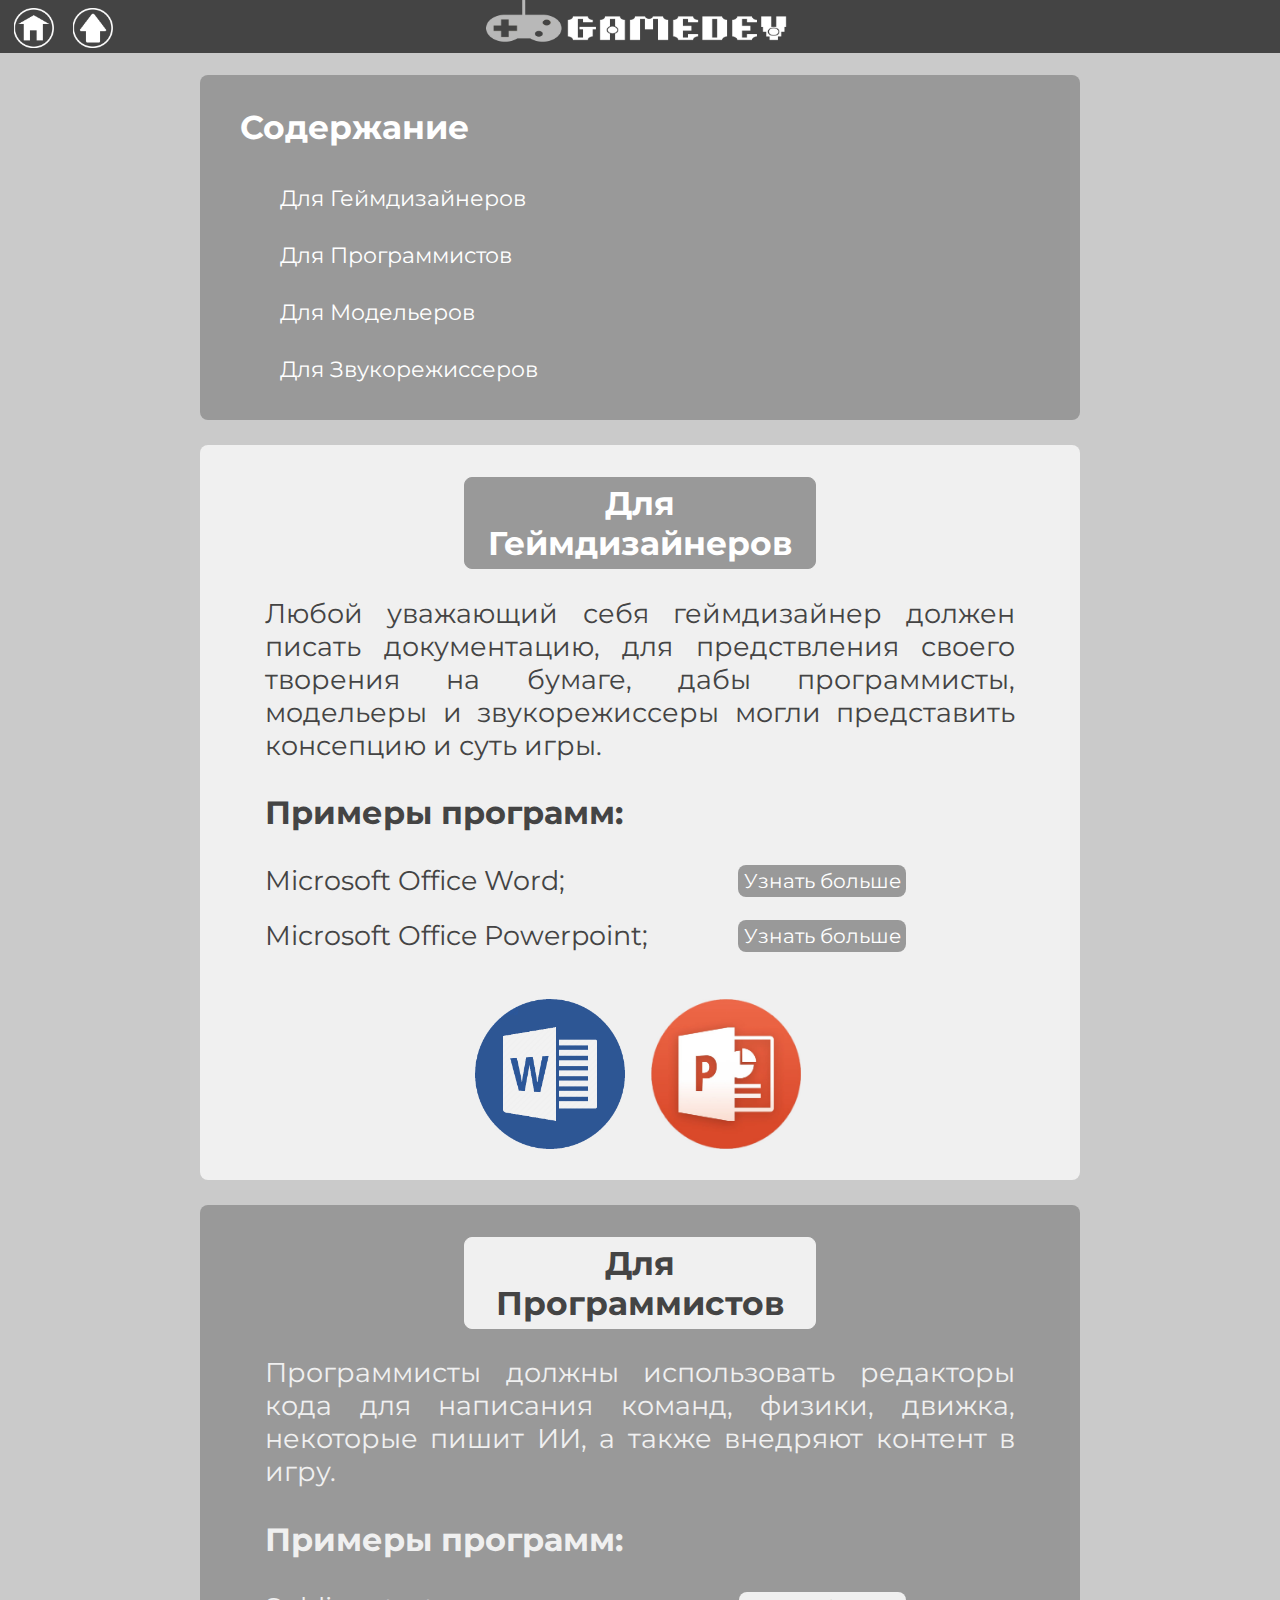
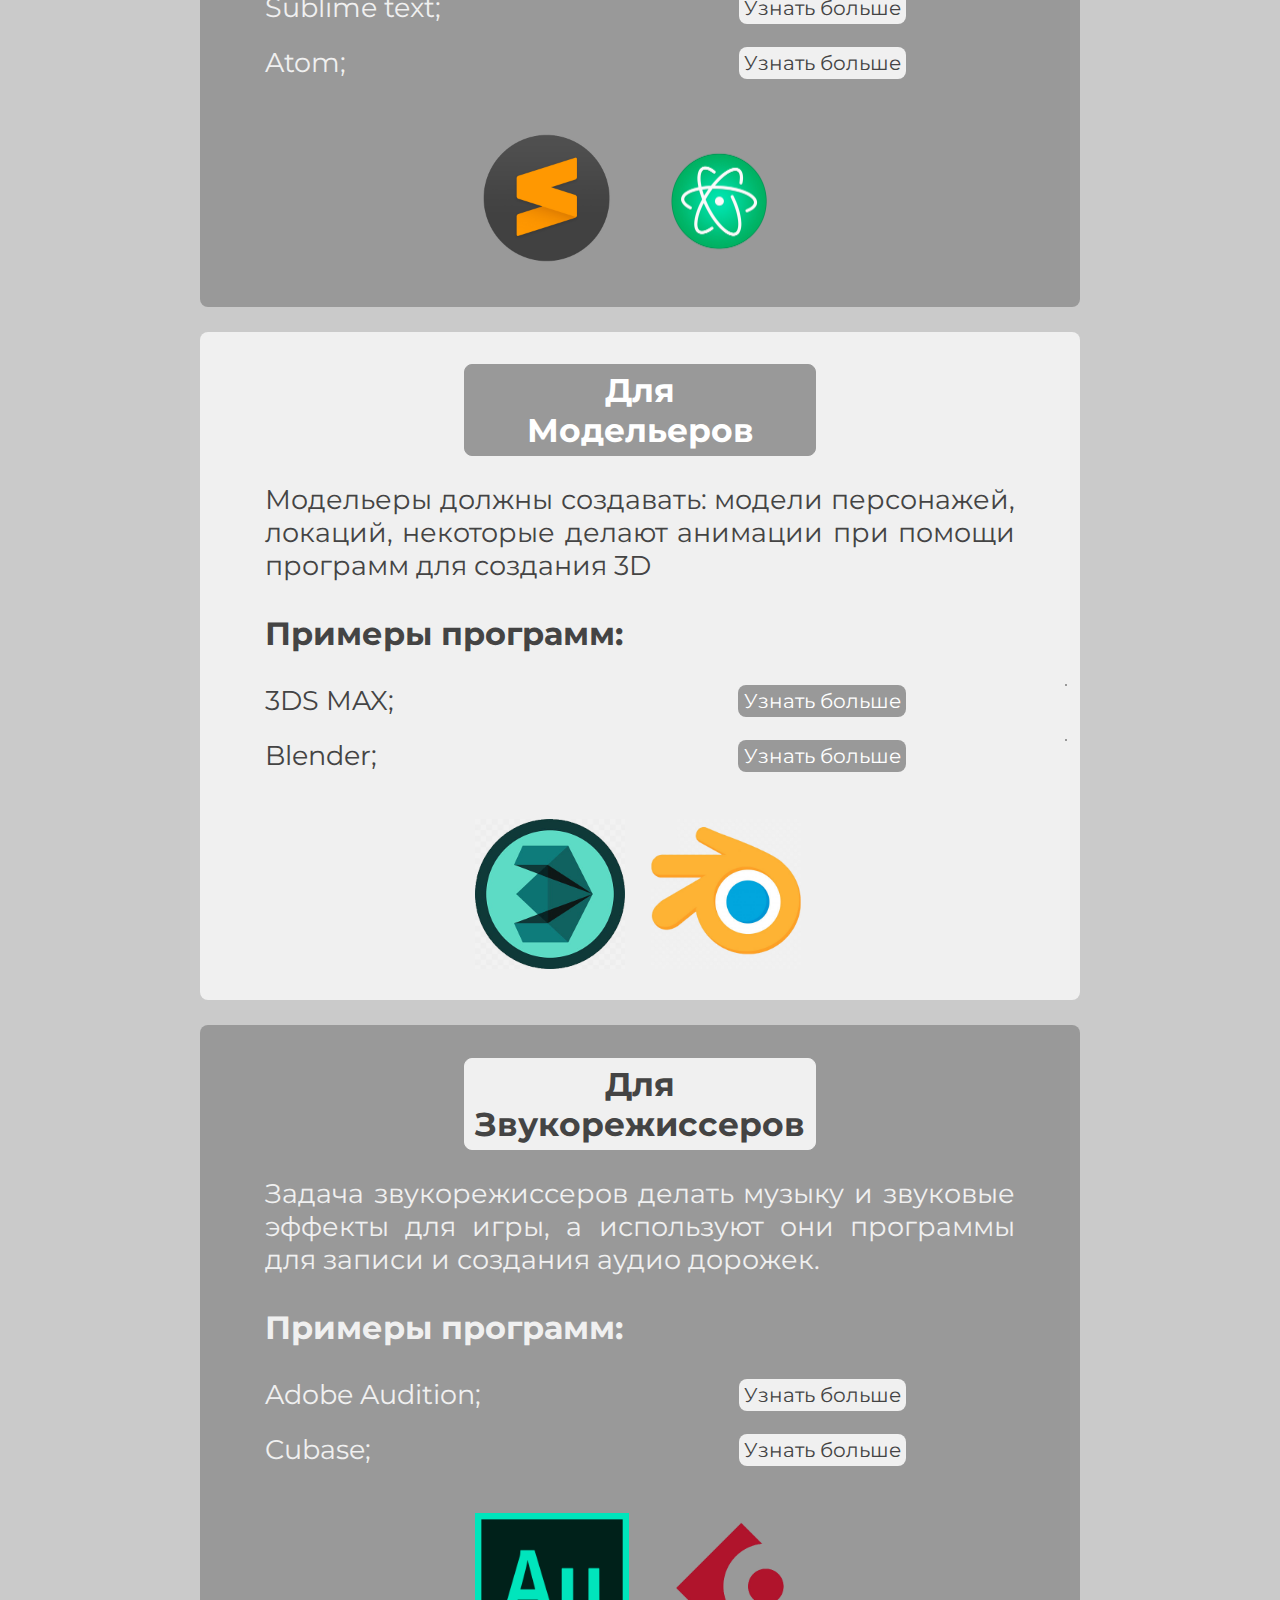
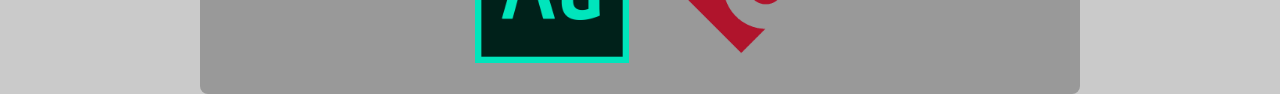
<file: GAMEDEVSOFT.html>
<html>

	<head>
	
		<title>Soft</title>
		<link rel="shortcut icon" href="picturies/game-7.png" type="image/x-icon">
		<link rel="stylesheet" href="GAMEDEVMAT.css"/>
		<link href="https://fonts.googleapis.com/css?family=Anton&display=swap" rel="stylesheet">
		<link href="https://fonts.googleapis.com/css?family=Anton|Roboto&display=swap" rel="stylesheet">
		<link href="https://fonts.googleapis.com/css?family=Montserrat&display=swap" rel="stylesheet">

	</head>

	<body>
	
		<div class="divpage">
		
			
			<header class="header">

				<a href="index.html"><img src="hoverhomepage1.png" class="homepage" width="50px"></a>

				<a href="#top"><img src="hoverup2.png" class="up"></a>

				<center><img src="logo2.jpg"  class="logo"></center>

			</header>

			<nav class="menu">
				
				<h2 class="hm">Содержание</h2>

				<ul class="ulmenu">

					<a href="#hid1"><div class="ah"><li>Для Геймдизайнеров</li></div></a>

					<a href="#hid2"><div class="ah"><li>Для Программистов</li></div></a>

					<a href="#hid3"><div class="ah"><li>Для Модельеров</li></div></a>

					<a href="#hid4"><div class="ah"><li>Для Звукорежиссеров</li></div></a>

				</ul>
				
			</nav>

			
				
				<div class="whitecontent">
						
					<center><h2 class="wh" id="hid1" name="hid1">Для Геймдизайнеров</h2></center>

					<div class="wcontent">

					Любой уважающий себя геймдизайнер должен писать документацию, для предствления своего творения на бумаге, дабы программисты, модельеры и звукорежиссеры могли представить консепцию и суть игры. 
					

					<h3>Примеры программ:</h3>

					<div class="divpro">Microsoft Office Word;</div>

					<div class="aprow"><a href="https://products.office.com/ru-ru/home?market=ru" class="a-punkt-programm-white" >Узнать больше</a></div><br/>

					<div class="divpro">Microsoft Office Powerpoint;</div> 

					<div class="aprow" ><a href="https://products.office.com/ru-ru/home?market=ru" class="a-punkt-programm-white">Узнать больше</a></div><br/>
					


					</div>
					
					<div class="logodivcontent">

						<img src="picturies/mow1.jpg" class="logocontent">

						<img src="picturies/123123123.jpg" class="logocontent">

					</div>

				</div>

				<div class="greycontent">
						
					<center><h2 class="gh" id="hid2">Для Программистов</h2></center>

					<div class="gcontent">
					
					Программисты должны использовать редакторы кода для написания команд, физики, движка, некоторые пишит ИИ, а также внедряют контент в игру.

					<h3>Примеры программ:</h3>

					<div class="divpro">Sublime text;</div>

					<div class="aprog"><a href="https://www.sublimetext.com/" class="a-punkt-programm-grey" >Узнать больше</a></div><br/>

					<div class="divpro">Atom;</div> 

					<div class="aprog" ><a href="https://atom.io/" class="a-punkt-programm-grey">Узнать больше</a></div><br/>


					</div>
					
					<div class="logodivcontent">

						<img src="picturies/111sublime-text-icon.jpg" class="logocontent">

						<img src="picturies/atom.png" class="logocontent">

					</div>

				</div>

				<div class="whitecontent">
						
					<center><h2 class="wh" id="hid3">Для <br/>Модельеров</h2></center>

					<div class="wcontent">

					Модельеры должны создавать: модели персонажей, локаций, некоторые делают анимации при помощи программ для создания 3D
					
					<h3>Примеры программ:</h3>

					<div class="divpro">3DS MAX;</div>

					<div class="aprog"><a href="https://www.autodesk.ru/products/3ds-max/overview" class="a-punkt-programm-white" >Узнать больше</a></div><br/>

					<div class="divpro">Blender;</div> 

					<div class="aprog" ><a href="https://www.blender.org/download/" class="a-punkt-programm-white">Узнать больше</a></div><br/>

					
					</div>
					
					<div class="logodivcontent">

						<img src="picturies/3dd.jpg" class="logocontent">

						<img src="picturies/blender1.jpg" class="logocontent">

					</div>

				</div>

				<div class="greycontent">
						
					<center><h2 class="gh" id="hid4">Для Звукорежиссеров</h2></center>

					<div class="gcontent">

					Задача звукорежиссеров делать музыку и звуковые эффекты для игры, а используют они программы для записи и создания аудио дорожек.
					
					<h3>Примеры программ:</h3>

					<div class="divpro">Adobe Audition;</div>

					<div class="aprog"><a href="https://www.adobe.com/ru/products/audition.html" class="a-punkt-programm-grey" >Узнать больше</a></div><br/>

					<div class="divpro">Cubase;</div> 

					<div class="aprog" ><a href="https://new.steinberg.net/cubase/" class="a-punkt-programm-grey">Узнать больше</a></div><br/>



					</div>
					
					<div class="logodivcontent">

						<img src="page-picturies/788px-Adobe_Audition_CC_icon.svg.png" class="logocontent">

						<img src="page-picturies/Cubase-Icon-Small.jpg" class="logocontent">

					</div>

				</div>

				

		</div>
		
	</body>
	
</html>
</file>
<file: GAMADEVG.css>
body{
 
	background-color: #CACACA;
	overflow:auto;
}


.divpage{
	
	width:100%;
	margin:0 auto;
	height:100%;
	min-height: 1000px;
	
}

.header{
	

	background-color:#444444;
	margin: 0 ;
	max-height:60px;
	width:100%;
	font-size:23px;
	padding-bottom:1px;
	padding-left: 1px;
	padding-right:1px;
	color: #DBDBDB;
	
}



.logo{

	max-height:61px;
	max-width:310px;
	margin-left: 0px;

}

/*font-family: 'Roboto', sans-serif;*/

.folders{
	
	height:60%;
	margin:0.4%;
	padding-top:0.1%;
	


}

.block{
	
	/*border: 1px solid #2A2A2A;*/
	float:left;
	margin-right:0.4%;
	margin-left:2%;
	margin-top:0.9%;
	margin-bottom:0.9%;
	background-color:#0f0f0f;
	width:30.3%;
	height: 44.8%;
	min-width:500px;
	border-radius:8px;
	overflow: auto;

}
.block:hover {
	
	/*border: 1px solid #22C48E;*/
	position: relative;
	bottom:5px; 
	box-shadow: 0 0 15px rgba(2,2,2,2);
	
	
}


.info{
	
	background-position:center;
	background-size:cover;
	background-image:url(gg2.jpg);
	
}

.professions{
	
	background-position:center;
	background-image:url(pro1.jpg);
	background-size:cover;
	
}

.news{
	
	background-position:center;
	background-size:cover ;
	background-image:url(3sas.jpg);
	
}

.origins{
	
	background-position:center;
	background-image:url(or3.jpg);
	background-size:cover;
	
}

.soft{
	
	background-position:center;
	background-size:cover;
	background-image:url(soft.jpg);
	
}

.materials{
	
	background-position:center;
	background-image:url(2ri.jpg);
	background-size:cover;
	
}

.footer{

	margin-top:20px;
	color: #DBDBDB;
	border: 0px solid #2A2A2A;
	background-color:#444444;
	height:37%;
	min-width:1000px;
	overflow: auto;
}

.footercontent{
	
	height: 68.9%;
	width:64%;
	min-width:850px;
	margin:40 auto; 
	padding-bottom:0px;
	

}

.footerblock1{

	width: 50%;
	min-width: 750px;
	min-height: 50px;
	margin: 0 auto;
}

.footerlogo{

	height: 50px;
	overflow:auto;
	margin-right: 35px;
	
	
}


.footerlogo:hover {
	
	
	border-radius: 1;
	position: relative;
	bottom:5px; 
	

}

.footerblock2{

	padding-top: 15px;
	width: 10%;
	min-width: 800px;
	min-height: 40px;
	height: 270px;

}

.textfooter{

	min-width: 769px;
	text-align: center;
	font-size: 28px;
	font-family: 'Montserrat', sans-serif;

}
</file>
<file: GAMEDEVBIO.css>
body{
 
	background-color: #CACACA;

}


.divpage{
	
	width:100%;
	margin:0 auto;
	height:100%;
	min-height: 1000px;
	
}

.header{
	
	position: fixed;
	left: 0px;
	top: 0px;
	background-color:#444444;
	margin: 0 ;
	max-height:60px;
	width:100%;
	min-width:800px;
	font-size:23px;
	padding-bottom:1px;
	padding-left: 1px;
	padding-right:1px;
	color: #DBDBDB;
	
}

.homepage{

	position: absolute;
	float: left;
	margin:4px 10px;
	width:40px;
	border: 3px solid #444444;
}

.up{

	position: absolute;
	left:70px;
	float: left;
	margin:4px 0px;
	max-width:40px;
	border: 3px solid #444444;

}

.homepage:hover {
	
	border: 3px solid #22C48E;
	border-radius: 70%;
	
}

.up:hover {
	
	border: 3px solid #22C48E;
	border-radius: 70%;
	
}

.logo{
		
	max-height:55px;
	max-width:310px;
	margin:0 auto;
	
}

.menu{
	
	font-family: 'Montserrat', sans-serif;
	background-color: #999999;
	max-width:870px;	
	margin:75px auto 20px;
	padding:5px;
	text-align: left;
	font-size: 22px;
	color:white;
	max-width:870px;
	border-radius: 8px;

}

.hm{

	padding-left:35px;
	

}

.hwhite{

	
}

.hgrey{

	

}

li{
	
	padding-left: 35px;
	padding-bottom: 10px;
	width: 39%;
	padding-top: 10px;
	list-style:none; 
	margin-bottom:10px; 

}

li:hover{

	border:0.1px solid white;
	border-radius: 8px;
	background-color: #ffffff;
	color: #444444;

}

a{

	color: white;
	text-decoration:none; 

}
.wh{

	border: 1px solid #999999;
	border-radius: 8px;
	color: white;
	background-color:#999999;
	max-width: 340px;
	padding: 5px;

}

.gh{

	border: 1px solid #F0F0F0;
	border-radius: 8px;
	color: #444444;
	background-color:#F0F0F0;
	max-width: 340px;
	padding: 5px;

}

.whitecontent{

	font-family: 'Montserrat', sans-serif;
	background-color: #F0F0F0;
	min-width:720px;	
	margin:25px auto 20px;
	padding:5px;
	text-align: left;
	font-size: 22px;
	color:#444444;
	max-width:870px;
	border-radius: 8px;

}

.greycontent{

	
	font-family: 'Montserrat', sans-serif;
	background-color:#999999;
	min-width:720px;	
	margin:25px auto 20px;
	padding:5px;
	text-align: left;
	font-size: 22px;
	color:#F0F0F0;
	max-width:870px;
	border-radius: 8px;

}

.wcontent{

	text-align: justify;
	margin:10px 60px;
	font-size: 24px;
	line-height:30px;

}

.gcontent{

	text-align: justify;
	margin:10px 60px;
	font-size: 24px;
	line-height:30px;

}

.b-text{
	
	font-weight: 600;
	
}

.imgcontent{
	
	max-width: 750px; 
	margin:20px 0px;

}

.footer{

	color: #DBDBDB;
	border: 1px solid #2A2A2A;
	background-color:#444444;
	height:41.7%;
	width: 100%;
	overflow: auto;
}
</file>
<file: GAMEDEVINFO.css>
body{
 
	background-color: #CACACA;

}


.divpage{
	
	width:100%;
	margin:0 auto;
	height:100%;
	min-height: 1000px;
	
}

.header{
	
	position: fixed;
	left: 0px;
	top: 0px;
	background-color:#444444;
	margin: 0 ;
	max-height:60px;
	width:100%;
	min-width:800px;
	font-size:23px;
	padding-bottom:1px;
	padding-left: 1px;
	padding-right:1px;
	color: #DBDBDB;
	
}

.homepage{

	position: absolute;
	float: left;
	margin:4px 10px;
	width:40px;
	border: 3px solid #444444;
}

.up{

	position: absolute;
	left:70px;
	float: left;
	margin:4px 0px;
	max-width:40px;
	border: 3px solid #444444;

}



.homepage:hover {
	
	border: 3px solid #22C48E;
	border-radius: 70%;
	
}

.up:hover {
	
	border: 3px solid #22C48E;
	border-radius: 70%;
	
	
}

.logo{
		
	max-height:55px;
	max-width:310px;
	margin:0 auto;
	
}

.menu{
	
	font-family: 'Montserrat', sans-serif;
	background-color: #999999;
	max-width:870px;	
	margin:75px auto 20px;
	padding:5px;
	text-align: left;
	font-size: 22px;
	color:white;
	max-width:870px;
	border-radius: 8px;

}

.hm{

	padding-left:35px;
	

}

.hwhite{

	
}

.hgrey{

	

}

li{
	
	padding-left: 35px;
	padding-bottom: 10px;
	width: 39%;
	padding-top: 10px;
	list-style:none; 
	margin-bottom:10px; 

}

li:hover{

	border:0.1px solid white;
	border-radius: 8px;
	background-color: #ffffff;
	color: #444444;

}

a{

	color: white;
	text-decoration:none; 

}
.wh{

	border: 1px solid #999999;
	border-radius: 8px;
	color: white;
	background-color:#999999;
	max-width: 340px;
	padding: 5px;

}

.gh{

	border: 1px solid #F0F0F0;
	border-radius: 8px;
	color: #444444;
	background-color:#F0F0F0;
	max-width: 340px;
	padding: 5px;

}

.whitecontent{

	font-family: 'Montserrat', sans-serif;
	background-color: #F0F0F0;
	min-width:720px;	
	margin:25px auto 20px;
	padding:5px;
	text-align: left;
	font-size: 22px;
	color:#444444;
	max-width:870px;
	border-radius: 8px;

}

.greycontent{

	
	font-family: 'Montserrat', sans-serif;
	background-color:#999999;
	min-width:720px;	
	margin:25px auto 20px;
	padding:5px;
	text-align: left;
	font-size: 22px;
	color:#F0F0F0;
	max-width:870px;
	border-radius: 8px;

}

.wcontent{

	text-align: justify;
	margin:10px 60px;
	font-size: 24px;
	line-height:30px;

}

.gcontent{

	text-align: justify;
	margin:10px 60px;
	font-size: 24px;
	line-height:30px;

}

.b-text{
	
	font-weight: 600;
	
}

.imgcontent{
	
	max-width: 750px; 
	margin:20px 0px;

}

.footer{

	color: #DBDBDB;
	border: 1px solid #2A2A2A;
	background-color:#444444;
	height:41.7%;
	width: 100%;
	overflow: auto;
}
</file>
<file: GAMEDEVMAT.css>
body{
 
	background-color: #CACACA;

}


.divpage{
	
	width:100%;
	margin:0 auto;
	height:100%;
	min-height: 1000px;
	
}

.header{
	
	position: fixed;
	left: 0px;
	top: 0px;
	background-color:#444444;
	margin: 0 ;
	max-height:60px;
	width:100%;
	min-width:800px;
	font-size:23px;
	padding-bottom:1px;
	padding-left: 1px;
	padding-right:1px;
	color: #DBDBDB;
	
}

.homepage{

	position: absolute;
	float: left;
	margin:5px 10px;
	width:40px;
	border: 3px solid #444444;
}

.up{

	position: absolute;
	left:70px;
	float: left;
	margin:5px 0px;
	max-width:40px;
	border: 3px solid #444444;

}

.homepage:hover {
	
	border: 3px solid #22C48E;
	border-radius: 70%;
	
}

.up:hover {
	
	border: 3px solid #22C48E;
	border-radius: 70%;
	
}

.logo{
		
	max-height:55px;
	max-width:310px;
	margin:0 auto;
	
}

.menu{
	
	font-family: 'Montserrat', sans-serif;
	background-color: #999999;
	max-width:870px;	
	margin:75px auto 20px;
	padding:5px;
	text-align: left;
	font-size: 22px;
	color:white;
	max-width:870px;
	border-radius: 8px;

}

.hm{

	padding-left:35px;
	

}

.hwhite{

	
}

.hgrey{

	

}

li{
	
	padding-left: 35px;
	padding-bottom: 10px;
	width: 39%;
	padding-top: 10px;
	list-style:none; 
	margin-bottom:10px; 

}

li:hover{

	border:0.1px solid white;
	border-radius: 8px;
	background-color: #ffffff;
	color: #444444;

}

a{

	color: white;
	text-decoration:none; 

}
.wh{

	border: 1px solid #999999;
	border-radius: 8px;
	color: white;
	background-color:#999999;
	max-width: 340px;
	padding: 5px;

}

.gh{

	border: 1px solid #F0F0F0;
	border-radius: 8px;
	color: #444444;
	background-color:#F0F0F0;
	max-width: 340px;
	padding: 5px;


}

.whitecontent{

	font-family: 'Montserrat', sans-serif;
	background-color: #F0F0F0;
	min-width:720px;	
	margin:25px auto 20px;
	padding:5px;
	text-align: justify;
	font-size: 22px;
	color:#444444;
	max-width:870px;
	border-radius: 8px;


}

.greycontent{

	
	font-family: 'Montserrat', sans-serif;
	background-color:#999999;
	min-width:720px;	
	margin:25px auto 20px;
	padding:5px;
	text-align: justify;
	font-size: 22px;
	color:#F0F0F0;
	max-width:870px;
	border-radius: 8px;

}

.wcontent{

	text-align: justify;
	margin:10px 60px;
	font-size: 27px;

}

.gcontent{

	text-align: justify;
	margin:10px 60px;
	font-size: 27px;

}

.divpro{

	min-width: 460px;
	margin-bottom:10px;
	float: left;
	text-align: justify;

}

.aprow{
	
	
	border: 1px solid #F0F0F0 ;
	max-width: 150px; 
	margin-left:800px; 
	margin-bottom:20px;
	text-align: center;

}



.aprog{

	
	border: 1px solid  #999999;
	max-width: 150px; 
	margin-left:800px; 
	margin-bottom:20px;
	text-align: center;

}



.a-punkt-programm-white{

	background-color: #999999 ;
	border-radius: 8px;
	min-width: 160px;
	padding:4px 4px 4px 4px;
	margin-bottom: 8px;
	margin-right: 120pt;
	font-size: 20px;
	float: right;


}

.a-punkt-programm-grey{

	background-color: #F0F0F0 ;
	color:#444444;
	border-radius: 8px;
	min-width: 160px;
	padding:4px 4px 4px 4px;
	padding-left: 3px;
	margin-bottom: 8px;
	margin-right: 120pt;
	font-size: 20px;
	float: right;


}

.logocontent{
	
 	height: 100px;
	overflow:auto;
	margin-left: 20px;
	margin-bottom: 20px;
	min-height: 150px;
	
}

.video{
	
	margin:60px 3.5px;

}

.footer{

	color: #DBDBDB;
	border: 1px solid #2A2A2A;
	background-color:#444444;
	height:41.7%;
	width: 100%;
	overflow: auto;
}

.lilogocontent{

	float: left;


}

.logodivcontent{
	
	margin-top: 25px;
	margin-left: 250px;

}
</file>
<file: GAMEDEVNW.css>
body{
 
	background-color: #CACACA;

}


.divpage{
	
	width:100%;
	margin:0 auto;
	height:100%;
	min-height: 1000px;
	
}

.header{
	
	position: fixed;
	left: 0px;
	top: 0px;
	background-color:#444444;
	margin: 0 ;
	max-height:60px;
	width:100%;
	min-width:800px;
	font-size:23px;
	padding-bottom:1px;
	padding-left: 1px;
	padding-right:1px;
	color: #DBDBDB;
	
}

.homepage{

	position: absolute;
	float: left;
	margin:5px 10px;
	width:40px;
	border: 3px solid #444444;
}

.up{

	position: absolute;
	left:70px;
	float: left;
	margin:5px 0px;
	max-width:40px;
	border: 3px solid #444444;

}

.homepage:hover {
	
	border: 3px solid #22C48E;
	border-radius: 70%;
	
}

.up:hover {
	
	border: 3px solid #22C48E;
	border-radius: 70%;
	
}

.logo{
		
	max-height:55px;
	max-width:310px;
	margin:0 auto;
	
}

.menu{
	
	font-family: 'Montserrat', sans-serif;
	background-color: #999999;
	max-width:870px;	
	margin:75px auto 20px;
	padding:5px;
	text-align: left;
	font-size: 22px;
	color:white;
	max-width:870px;
	border-radius: 8px;

}

.hm{

	padding-left:35px;
	

}

.hwhite{

	
}

.hgrey{

	

}

li{
	
	padding-left: 35px;
	padding-bottom: 10px;
	width: 39%;
	padding-top: 10px;
	list-style:none; 
	margin-bottom:10px; 

}

li:hover{

	border:0.1px solid white;
	border-radius: 8px;
	background-color: #ffffff;
	color: #444444;

}

a{

	color: white;
	text-decoration:none; 

}
.wh{

	border: 1px solid #999999;
	border-radius: 8px;
	color: white;
	background-color:#999999;
	max-width: 340px;
	padding: 5px;

}

.gh{

	border: 1px solid #F0F0F0;
	border-radius: 8px;
	color: #444444;
	background-color:#F0F0F0;
	max-width: 340px;
	padding: 5px;


}

.whitecontent{

	font-family: 'Montserrat', sans-serif;
	background-color: #F0F0F0;
	min-width:720px;	
	margin:25px auto 20px;
	padding:5px;
	text-align: justify;
	font-size: 22px;
	color:#444444;
	max-width:870px;
	border-radius: 8px;


}

.greycontent{

	
	font-family: 'Montserrat', sans-serif;
	background-color:#999999;
	min-width:720px;	
	margin:25px auto 20px;
	padding:5px;
	text-align: justify;
	font-size: 22px;
	color:#F0F0F0;
	max-width:870px;
	border-radius: 8px;

}

.wcontent{

	text-align: justify;
	margin:10px 60px;
	font-size: 27px;

}

.gcontent{

	text-align: justify;
	margin:10px 60px;
	font-size: 27px;

}



.divpro{

	min-width: 460px;
	margin-bottom:10px;
	float: left;
	text-align: justify;

}

.aprow{
	
	
	border: 1px solid #F0F0F0 ;
	max-width: 150px; 
	margin-left:800px; 
	margin-bottom:20px;
	text-align: center;

}



.aprog{

	
	border: 1px solid  #999999;
	max-width: 150px; 
	margin-left:800px; 
	margin-bottom:20px;
	text-align: center;

}



.a-punkt-programm-white{

	background-color: #999999 ;
	border-radius: 8px;
	min-width: 160px;
	padding:4px 4px 4px 4px;
	margin-bottom: 8px;
	margin-right: 120pt;
	font-size: 20px;
	float: right;


}

.a-punkt-programm-grey{

	background-color: #F0F0F0 ;
	color:#444444;
	border-radius: 8px;
	min-width: 160px;
	padding:4px 4px 4px 4px;
	padding-left: 3px;
	margin-bottom: 8px;
	margin-right: 120pt;
	font-size: 20px;
	float: right;

}

.logocontent{
	
 	height: 100px;
	overflow:auto;
	margin-left: 20px;
	margin-bottom: 20px;
	min-height: 150px;
	
}
.lilogocontent{

	float: left;


}

.logodivcontent{
	
	margin-top: 25px;
	margin-left: 250px;

	
}


.imgcontent{
	
	max-width: 750px; 
	margin:40px 0px;

}
.footer{

	color: #DBDBDB;
	border: 1px solid #2A2A2A;
	background-color:#444444;
	height:41.7%;
	width: 100%;
	overflow: auto;
}

.footerlogo{

	height: 50px;
	overflow:auto;
	margin-right: 35px;
	
	
}


.footerlogo:hover {
	
	
	border-radius: %;
	position: relative;
	bottom:5px; 
	

}
</file>
<file: GAMEDEVPRO.css>
body{
 
	background-color: #CACACA;

}


.divpage{
	
	width:100%;
	margin:0 auto;
	height:100%;
	min-height: 1000px;
	
}

.header{
	
	position: fixed;
	left: 0px;
	top: 0px;
	background-color:#444444;
	margin: 0 ;
	max-height:60px;
	width:100%;
	min-width:800px;
	font-size:23px;
	padding-bottom:1px;
	padding-left: 1px;
	padding-right:1px;
	color: #DBDBDB;
	
}

.homepage{

	position: absolute;
	float: left;
	margin:5px 10px;
	width:40px;
	border: 3px solid #444444;
}

.up{

	position: absolute;
	left:70px;
	float: left;
	margin:5px 0px;
	max-width:40px;
	border: 3px solid #444444;

}

.homepage:hover {
	
	border: 3px solid #22C48E;
	border-radius: 70%;
	
}

.up:hover {
	
	border: 3px solid #22C48E;
	border-radius: 70%; 
	
}

.logo{
		
	max-height:55px;
	max-width:400px;
	margin:0 auto;
	
}

.menu{
	
	font-family: 'Montserrat', sans-serif;
	background-color: #999999;
	max-width:870px;
	height: 740px;	
	margin:75px auto 20px;
	padding:5px;
	text-align: left;
	font-size: 22px;
	color:white;
	border-radius: 8px;

}

.hm{

	padding-left:35px;
	

}

.hwhite{

	
}

.hgrey{

	

}

.ah1{
	
	border:0.1px solid #999999;
	margin-left: 55px;
	margin-top: 10px;
	margin-bottom: 5px;
	width: 39%;
	padding-top: 10px;
	list-style:none; 
	margin-bottom:10px;  

}

.ah1:hover{

	border:0.1px solid white;
	border-radius: 8px;
	background-color: #ffffff;
	color: #444444;

}

li{
	
	padding-left: 35px;
	padding-bottom: 10px;
	width: 39%;
	padding-top: 10px;
	list-style:none; 
	margin-bottom:10px; 

}

li:hover{

	border:0.1px solid white;
	border-radius: 8px;
	background-color: #ffffff;
	color: #444444;

}

a{

	color: white;
	text-decoration:none; 

}
.wh{

	border: 1px solid #999999;
	border-radius: 8px;
	color: white;
	background-color:#999999;
	max-width: 340px;
	padding: 5px;

}

.gh{

	border: 1px solid #F0F0F0;
	border-radius: 8px;
	color: #444444;
	background-color:#F0F0F0;
	max-width: 340px;
	padding: 5px;

}

.whitecontent{

	font-family: 'Montserrat', sans-serif;
	background-color: #F0F0F0;
	min-width:870px;	
	margin:25px auto 20px;
	padding:5px;
	text-align: left;
	font-size: 22px;
	color:#444444;
	max-width:870px;
	border-radius: 8px;

}

.greycontent{

	
	font-family: 'Montserrat', sans-serif;
	background-color:#999999;
	min-width:870px;	
	margin:25px auto 20px;
	padding:5px;
	text-align: left;
	font-size: 22px;
	color:#F0F0F0;
	max-width:870px;
	border-radius: 8px;

}

.wcontent{

	text-align: justify;
	margin:10px 60px;
	font-size: 24px;

}

.gcontent{

	text-align: justify;
	margin:10px 60px;
	font-size: 24px;

}

.imgcontent{
	
	max-width: 750px; 
	margin:30px 0px;

}



.video{
	
	margin:60px 3.5px;

}

.olli{
	
	text-align: center;
	margin:10px 60px;
	font-size: 27px;
	margin:50px 10px;

}
</file>
